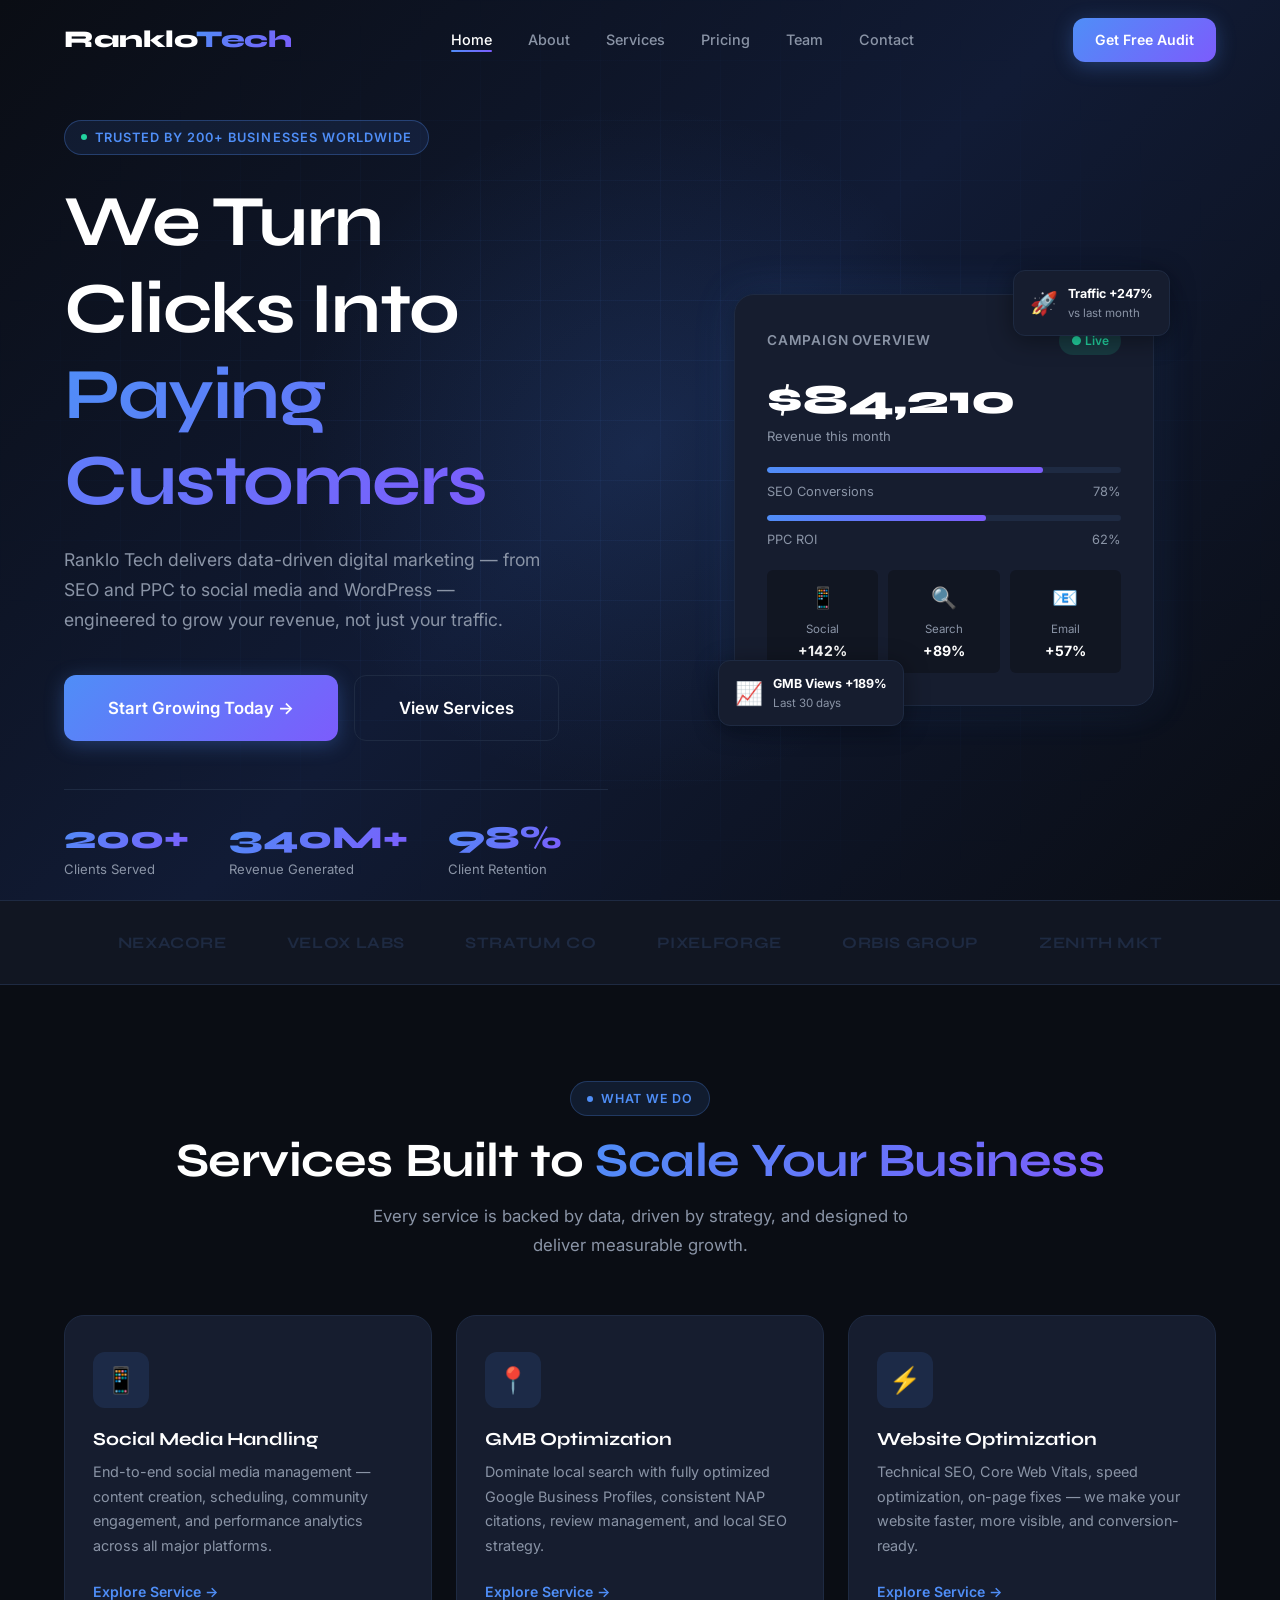
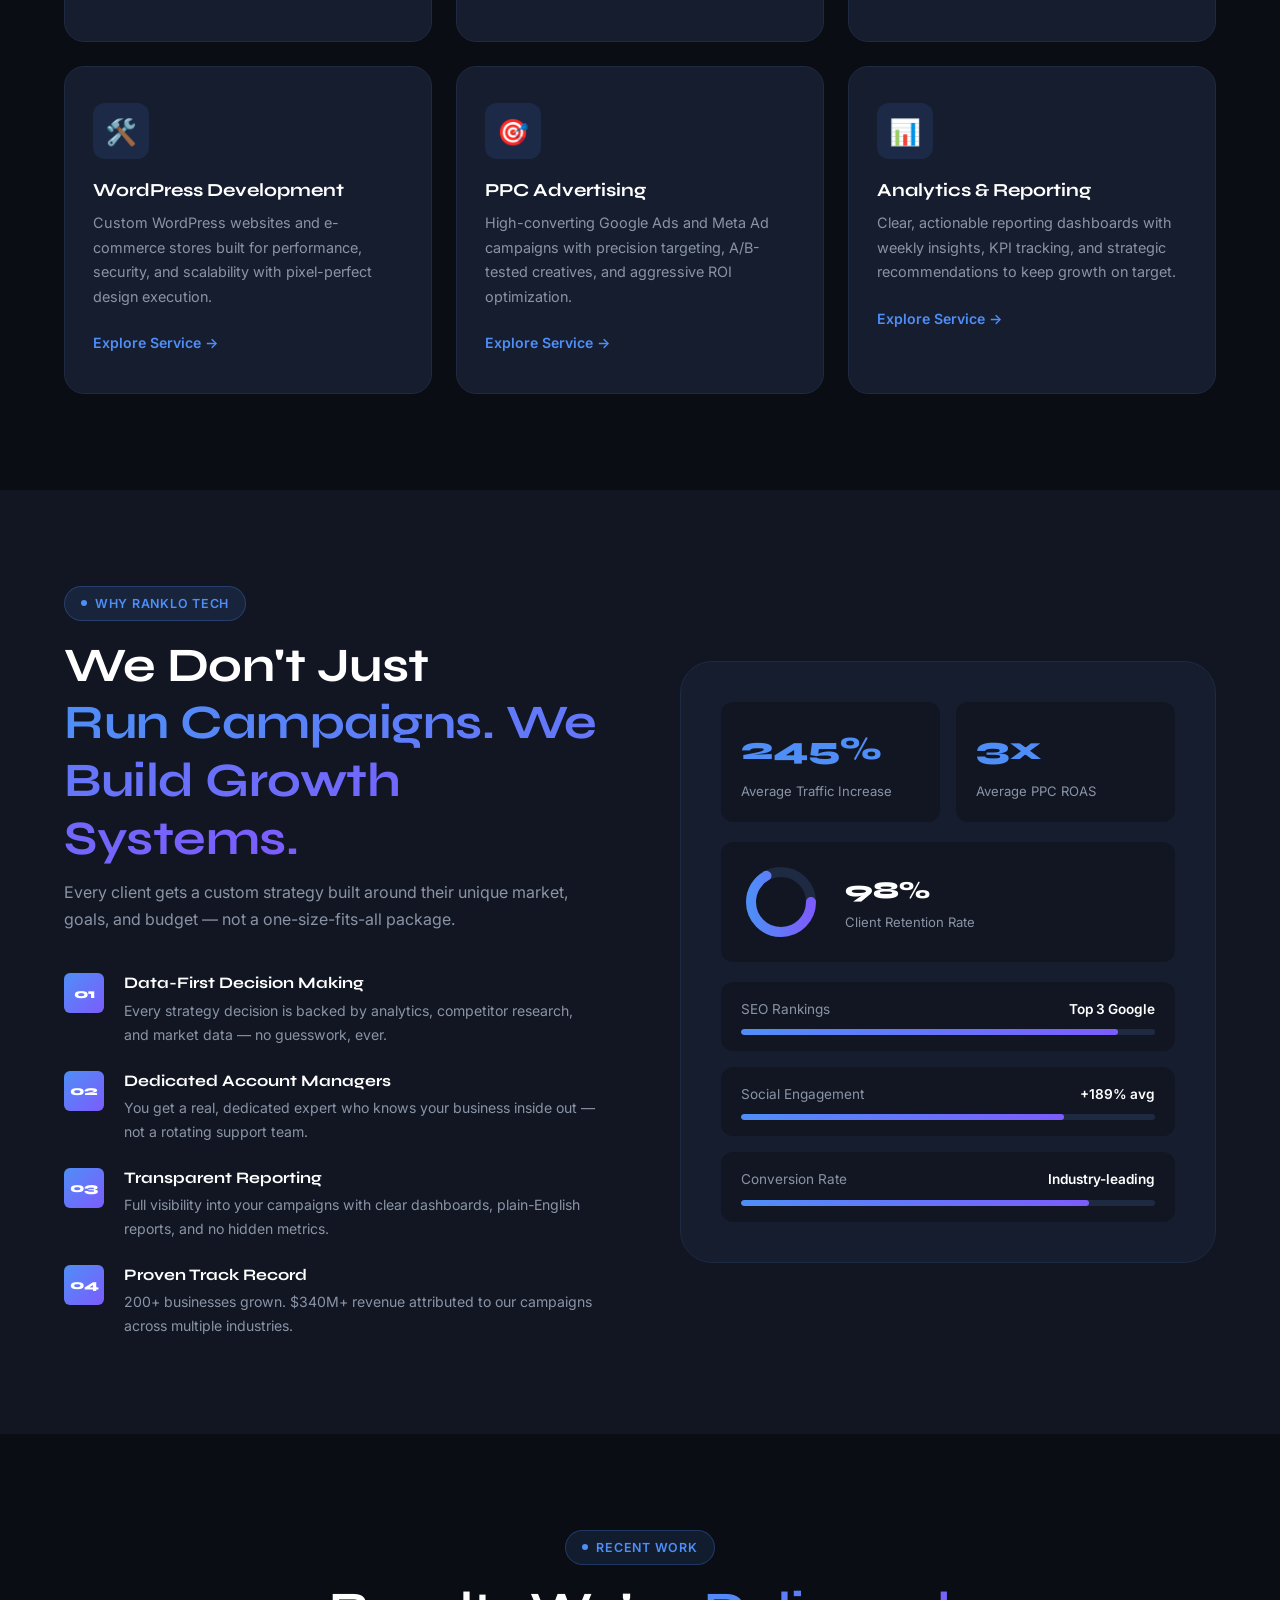
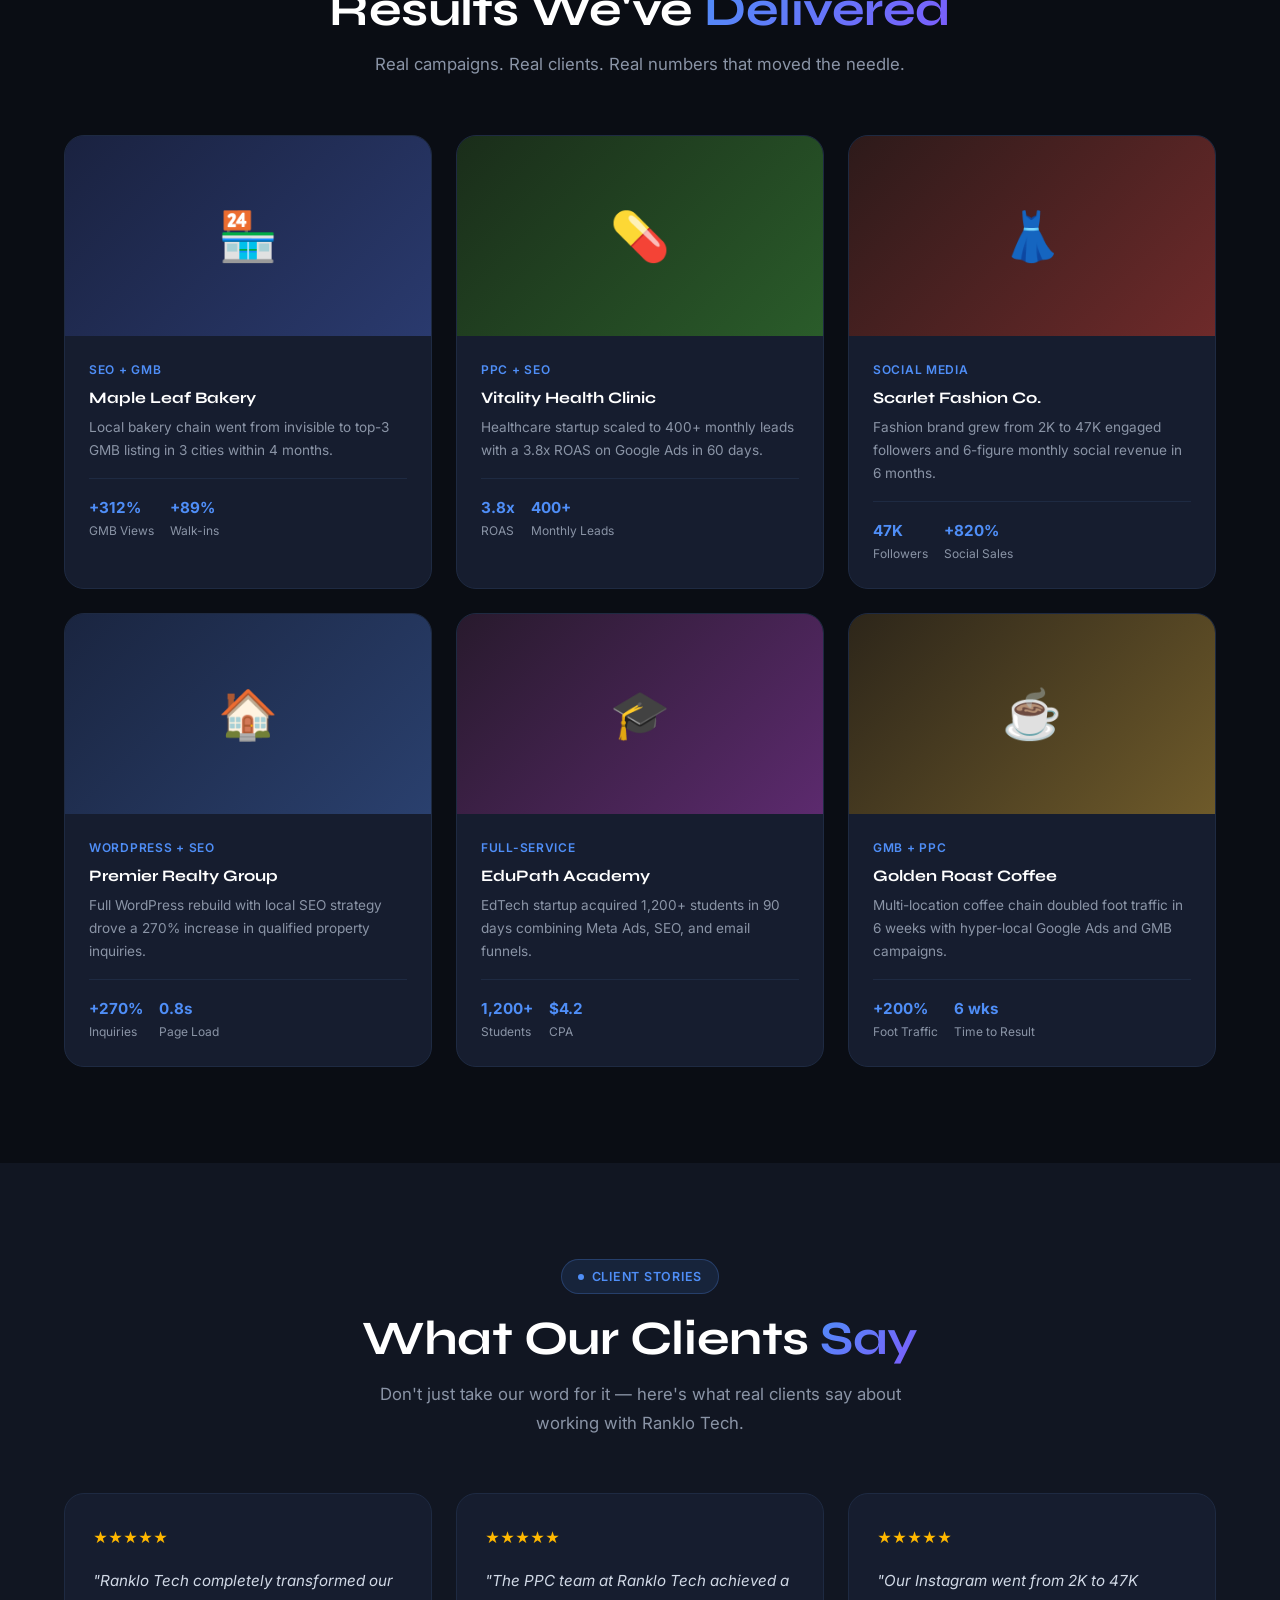
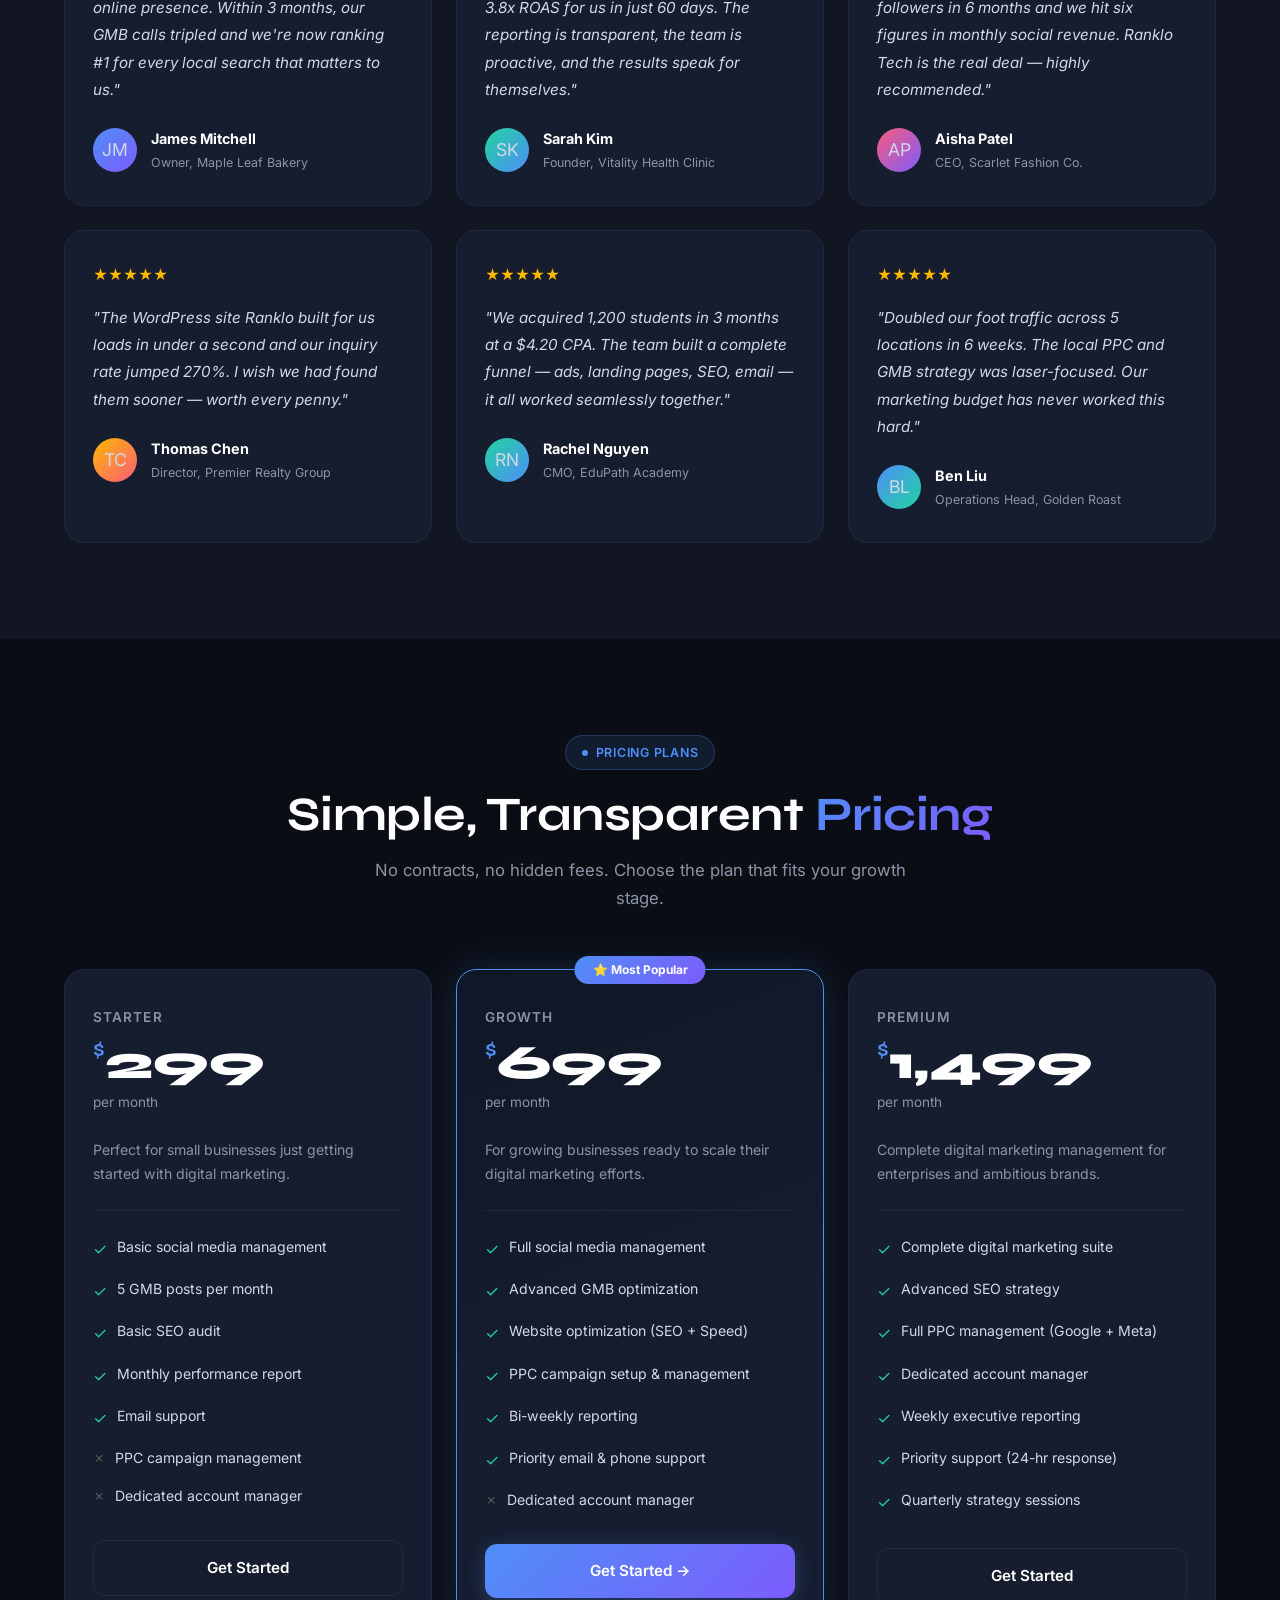
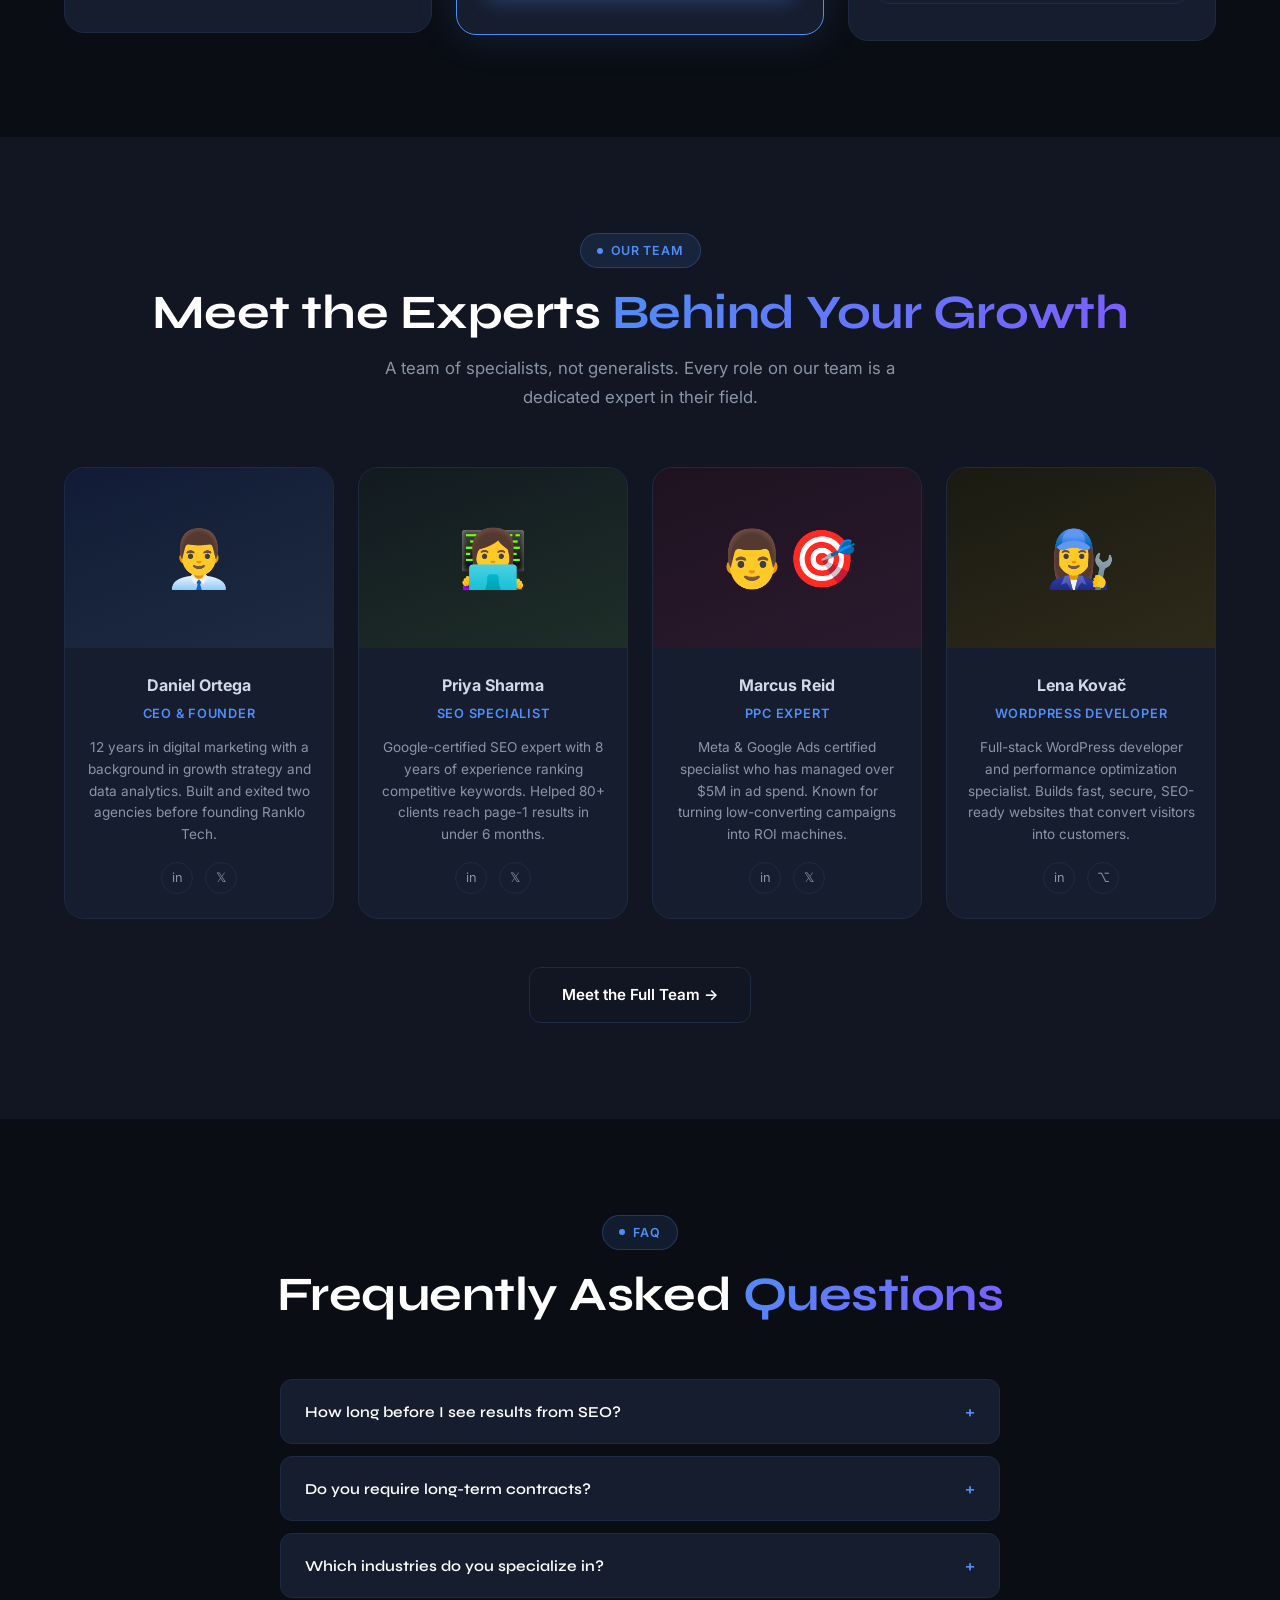
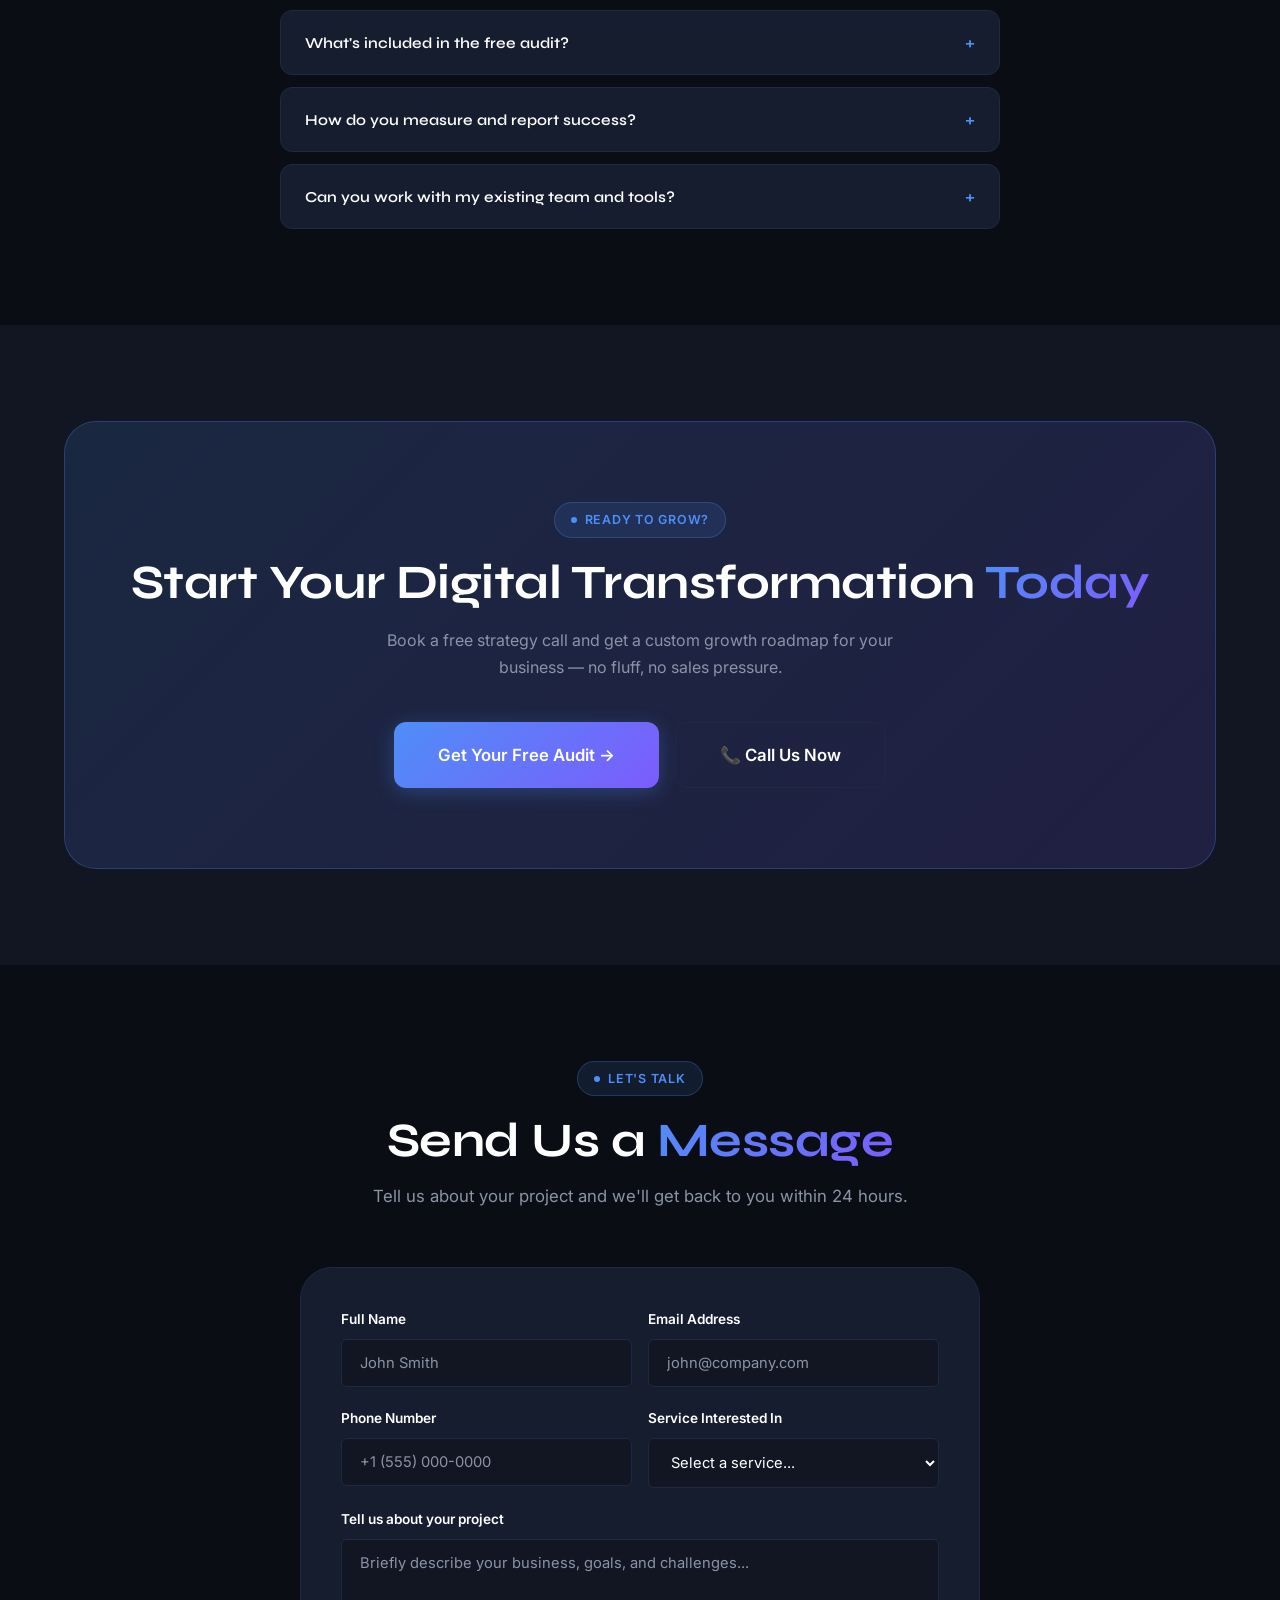
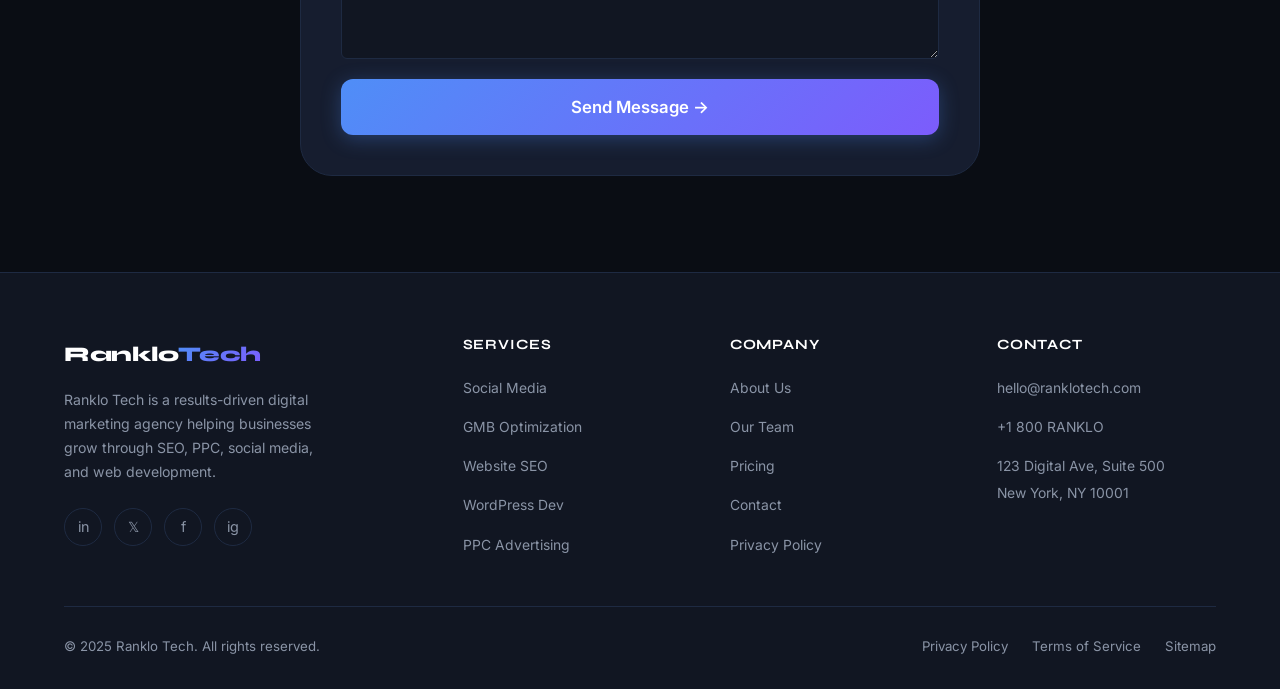
<file: index.html>
<!DOCTYPE html>
<html lang="en">
<head>
  <meta charset="UTF-8" />
  <meta name="viewport" content="width=device-width, initial-scale=1.0" />
  <meta name="description" content="Ranklo Tech – Premium Digital Marketing Agency. We grow businesses through SEO, Social Media, PPC, GMB Optimization, and WordPress Development." />
  <meta name="keywords" content="digital marketing agency, SEO, PPC, social media marketing, GMB optimization, WordPress development, Ranklo Tech" />
  <meta property="og:title"       content="Ranklo Tech | Digital Marketing Agency" />
  <meta property="og:description" content="Data-driven digital marketing that grows your business. SEO, PPC, Social Media, GMB & more." />
  <meta property="og:type"        content="website" />
  <title>Ranklo Tech | Digital Marketing Agency</title>

  <!-- Fonts -->
  <link rel="preconnect" href="https://fonts.googleapis.com" />
  <link rel="preconnect" href="https://fonts.gstatic.com" crossorigin />
  <link href="https://fonts.googleapis.com/css2?family=Syne:wght@400;600;700;800&family=Inter:wght@400;500;600;700&display=swap" rel="stylesheet" />

  <link rel="stylesheet" href="style.css" />

  <!-- Schema Markup -->
  <script type="application/ld+json">
  {
    "@context": "https://schema.org",
    "@type": "ProfessionalService",
    "name": "Ranklo Tech",
    "description": "Digital Marketing Agency specializing in SEO, PPC, Social Media, GMB Optimization and WordPress Development",
    "url": "https://ranklotech.com",
    "telephone": "+1-800-RANKLO",
    "address": {
      "@type": "PostalAddress",
      "streetAddress": "123 Digital Avenue, Suite 500",
      "addressLocality": "New York",
      "addressRegion": "NY",
      "postalCode": "10001",
      "addressCountry": "US"
    },
    "sameAs": ["https://twitter.com/ranklotech","https://linkedin.com/company/ranklotech"],
    "priceRange": "$$"
  }
  </script>
</head>
<body>

<!-- ===== NAVBAR ===== -->
<nav class="navbar" role="navigation" aria-label="Main Navigation">
  <div class="container nav-inner">
    <a href="index.html" class="nav-logo">Ranklo<span>Tech</span></a>

    <ul class="nav-links">
      <li><a href="index.html" class="active">Home</a></li>
      <li><a href="about.html">About</a></li>
      <li><a href="services.html">Services</a></li>
      <li><a href="pricing.html">Pricing</a></li>
      <li><a href="team.html">Team</a></li>
      <li><a href="contact.html">Contact</a></li>
    </ul>

    <div class="nav-cta">
      <a href="contact.html" class="btn btn-primary btn-sm">Get Free Audit</a>
    </div>

    <button class="hamburger" aria-label="Open mobile menu">
      <span></span><span></span><span></span>
    </button>
  </div>
</nav>

<!-- Mobile Menu -->
<div class="mobile-menu" role="dialog" aria-modal="true">
  <button class="mobile-close" aria-label="Close menu">✕</button>
  <a href="index.html">Home</a>
  <a href="about.html">About</a>
  <a href="services.html">Services</a>
  <a href="pricing.html">Pricing</a>
  <a href="team.html">Team</a>
  <a href="contact.html">Contact</a>
  <a href="contact.html" class="btn btn-primary">Get Free Audit</a>
</div>

<!-- ===== HERO ===== -->
<section class="hero" aria-labelledby="hero-title">
  <div class="hero-grid-bg" aria-hidden="true"></div>
  <div class="hero-glow" aria-hidden="true"></div>

  <div class="hero-inner">
    <!-- Left Content -->
    <div class="hero-content">
      <div class="hero-eyebrow">
        <span class="dot"></span>
        Trusted by 200+ Businesses Worldwide
      </div>

      <h1 class="hero-title" id="hero-title">
        We Turn Clicks Into<br />
        <span class="text-grad">Paying Customers</span>
      </h1>

      <p class="hero-sub">
        Ranklo Tech delivers data-driven digital marketing — from SEO and PPC to social media and WordPress — engineered to grow your revenue, not just your traffic.
      </p>

      <div class="hero-actions">
        <a href="contact.html" class="btn btn-primary btn-lg">Start Growing Today →</a>
        <a href="pages/services.html" class="btn btn-outline btn-lg">View Services</a>
      </div>

      <div class="hero-stats">
        <div class="stat-item">
          <div class="num"><span data-count="200" data-suffix="+">200+</span></div>
          <div class="lbl">Clients Served</div>
        </div>
        <div class="stat-item">
          <div class="num"><span data-count="340" data-suffix="M+">340M+</span></div>
          <div class="lbl">Revenue Generated</div>
        </div>
        <div class="stat-item">
          <div class="num"><span data-count="98" data-suffix="%">98%</span></div>
          <div class="lbl">Client Retention</div>
        </div>
      </div>
    </div>

    <!-- Right Visual -->
    <div class="hero-visual">
      <div class="hero-card-stack">
        <!-- Floating badges -->
        <div class="float-badge top">
          <div class="float-icon">🚀</div>
          <div class="float-text">
            <div class="l1">Traffic +247%</div>
            <div class="l2">vs last month</div>
          </div>
        </div>

        <!-- Main Dashboard Card -->
        <div class="hero-main-card">
          <div class="hmc-header">
            <div class="hmc-title">Campaign Overview</div>
            <div class="hmc-badge">● Live</div>
          </div>

          <div class="hmc-metric">
            <div class="big">$84,210</div>
            <div class="sub">Revenue this month</div>
          </div>

          <div class="hmc-bar">
            <div class="hmc-bar-fill" data-w="78" style="width:78%"></div>
          </div>
          <div class="hmc-bar-label">
            <span>SEO Conversions</span><span>78%</span>
          </div>

          <div style="margin-top:12px">
          <div class="hmc-bar">
            <div class="hmc-bar-fill" data-w="62" style="width:62%"></div>
          </div>
          <div class="hmc-bar-label">
            <span>PPC ROI</span><span>62%</span>
          </div>
          </div>

          <div class="hmc-channels">
            <div class="hmc-ch">
              <div class="icon">📱</div>
              <div class="name">Social</div>
              <div class="val">+142%</div>
            </div>
            <div class="hmc-ch">
              <div class="icon">🔍</div>
              <div class="name">Search</div>
              <div class="val">+89%</div>
            </div>
            <div class="hmc-ch">
              <div class="icon">📧</div>
              <div class="name">Email</div>
              <div class="val">+57%</div>
            </div>
          </div>
        </div>

        <div class="float-badge bot">
          <div class="float-icon">📈</div>
          <div class="float-text">
            <div class="l1">GMB Views +189%</div>
            <div class="l2">Last 30 days</div>
          </div>
        </div>
      </div>
    </div>
  </div>
</section>

<!-- ===== CLIENTS BAR ===== -->
<div class="clients-bar">
  <div class="clients-inner">
    <div class="client-logo">NEXACORE</div>
    <div class="client-logo">VELOX LABS</div>
    <div class="client-logo">STRATUM CO</div>
    <div class="client-logo">PIXELFORGE</div>
    <div class="client-logo">ORBIS GROUP</div>
    <div class="client-logo">ZENITH MKT</div>
  </div>
</div>

<!-- ===== SERVICES OVERVIEW ===== -->
<section class="section" id="services">
  <div class="container">
    <div class="section-head center">
      <div class="section-tag">What We Do</div>
      <h2 class="section-title">Services Built to <span class="text-grad">Scale Your Business</span></h2>
      <p class="section-sub">Every service is backed by data, driven by strategy, and designed to deliver measurable growth.</p>
    </div>

    <div class="services-grid">
      <div class="service-card fade-up">
        <div class="service-icon">📱</div>
        <h3>Social Media Handling</h3>
        <p>End-to-end social media management — content creation, scheduling, community engagement, and performance analytics across all major platforms.</p>
        <a href="pages/services.html#social" class="service-link">Explore Service →</a>
      </div>

      <div class="service-card fade-up delay-1">
        <div class="service-icon">📍</div>
        <h3>GMB Optimization</h3>
        <p>Dominate local search with fully optimized Google Business Profiles, consistent NAP citations, review management, and local SEO strategy.</p>
        <a href="pages/services.html#gmb" class="service-link">Explore Service →</a>
      </div>

      <div class="service-card fade-up delay-2">
        <div class="service-icon">⚡</div>
        <h3>Website Optimization</h3>
        <p>Technical SEO, Core Web Vitals, speed optimization, on-page fixes — we make your website faster, more visible, and conversion-ready.</p>
        <a href="pages/services.html#seo" class="service-link">Explore Service →</a>
      </div>

      <div class="service-card fade-up delay-3">
        <div class="service-icon">🛠️</div>
        <h3>WordPress Development</h3>
        <p>Custom WordPress websites and e-commerce stores built for performance, security, and scalability with pixel-perfect design execution.</p>
        <a href="pages/services.html#wordpress" class="service-link">Explore Service →</a>
      </div>

      <div class="service-card fade-up delay-4">
        <div class="service-icon">🎯</div>
        <h3>PPC Advertising</h3>
        <p>High-converting Google Ads and Meta Ad campaigns with precision targeting, A/B-tested creatives, and aggressive ROI optimization.</p>
        <a href="pages/services.html#ppc" class="service-link">Explore Service →</a>
      </div>

      <div class="service-card fade-up delay-5">
        <div class="service-icon">📊</div>
        <h3>Analytics & Reporting</h3>
        <p>Clear, actionable reporting dashboards with weekly insights, KPI tracking, and strategic recommendations to keep growth on target.</p>
        <a href="pages/services.html" class="service-link">Explore Service →</a>
      </div>
    </div>
  </div>
</section>

<!-- ===== WHY CHOOSE US ===== -->
<section class="section" style="background:var(--clr-surface)" id="why-us">
  <div class="container">
    <div class="why-grid">
      <div>
        <div class="section-tag">Why Ranklo Tech</div>
        <h2 class="section-title">We Don't Just<br /><span class="text-grad">Run Campaigns. We Build Growth Systems.</span></h2>
        <p style="color:var(--clr-muted);margin-bottom:40px">Every client gets a custom strategy built around their unique market, goals, and budget — not a one-size-fits-all package.</p>

        <div class="why-list">
          <div class="why-item fade-up">
            <div class="why-num">01</div>
            <div>
              <h4>Data-First Decision Making</h4>
              <p>Every strategy decision is backed by analytics, competitor research, and market data — no guesswork, ever.</p>
            </div>
          </div>
          <div class="why-item fade-up delay-1">
            <div class="why-num">02</div>
            <div>
              <h4>Dedicated Account Managers</h4>
              <p>You get a real, dedicated expert who knows your business inside out — not a rotating support team.</p>
            </div>
          </div>
          <div class="why-item fade-up delay-2">
            <div class="why-num">03</div>
            <div>
              <h4>Transparent Reporting</h4>
              <p>Full visibility into your campaigns with clear dashboards, plain-English reports, and no hidden metrics.</p>
            </div>
          </div>
          <div class="why-item fade-up delay-3">
            <div class="why-num">04</div>
            <div>
              <h4>Proven Track Record</h4>
              <p>200+ businesses grown. $340M+ revenue attributed to our campaigns across multiple industries.</p>
            </div>
          </div>
        </div>
      </div>

      <!-- Visual Stats Panel -->
      <div class="why-visual fade-up">
        <div class="why-stat-row">
          <div class="why-stat-box">
            <div class="big accent" data-count="247" data-suffix="%">247%</div>
            <div class="lbl">Average Traffic Increase</div>
          </div>
          <div class="why-stat-box">
            <div class="big accent" data-count="4" data-suffix="x">4x</div>
            <div class="lbl">Average PPC ROAS</div>
          </div>
        </div>
        <div class="why-donut">
          <svg class="donut-svg" viewBox="0 0 80 80" aria-hidden="true">
            <circle cx="40" cy="40" r="30" fill="none" stroke="var(--clr-border)" stroke-width="10"/>
            <circle cx="40" cy="40" r="30" fill="none" stroke="url(#g1)" stroke-width="10"
                    stroke-dasharray="173 188" stroke-dashoffset="47" stroke-linecap="round"/>
            <defs>
              <linearGradient id="g1" x1="0%" y1="0%" x2="100%" y2="0%">
                <stop offset="0%"   stop-color="#4F8EF7"/>
                <stop offset="100%" stop-color="#7C5CFC"/>
              </linearGradient>
            </defs>
          </svg>
          <div class="donut-info">
            <div class="big">98%</div>
            <div class="lbl">Client Retention Rate</div>
          </div>
        </div>

        <div class="success-bar">
          <div class="success-item">
            <div class="success-top"><span class="key">SEO Rankings</span><span class="val">Top 3 Google</span></div>
            <div class="s-bar"><div class="s-bar-fill" style="width:91%"></div></div>
          </div>
          <div class="success-item">
            <div class="success-top"><span class="key">Social Engagement</span><span class="val">+189% avg</span></div>
            <div class="s-bar"><div class="s-bar-fill" style="width:78%"></div></div>
          </div>
          <div class="success-item">
            <div class="success-top"><span class="key">Conversion Rate</span><span class="val">Industry-leading</span></div>
            <div class="s-bar"><div class="s-bar-fill" style="width:84%"></div></div>
          </div>
        </div>
      </div>
    </div>
  </div>
</section>

<!-- ===== PORTFOLIO ===== -->
<section class="section" id="portfolio">
  <div class="container">
    <div class="section-head center">
      <div class="section-tag">Recent Work</div>
      <h2 class="section-title">Results We've <span class="text-grad">Delivered</span></h2>
      <p class="section-sub">Real campaigns. Real clients. Real numbers that moved the needle.</p>
    </div>

    <div class="portfolio-grid">
      <div class="portfolio-card fade-up">
        <div class="portfolio-thumb g1">🏪</div>
        <div class="portfolio-body">
          <div class="portfolio-tag">SEO + GMB</div>
          <h3>Maple Leaf Bakery</h3>
          <p>Local bakery chain went from invisible to top-3 GMB listing in 3 cities within 4 months.</p>
          <div class="portfolio-metrics">
            <div class="pm-item"><div class="val">+312%</div><div class="key">GMB Views</div></div>
            <div class="pm-item"><div class="val">+89%</div><div class="key">Walk-ins</div></div>
          </div>
        </div>
      </div>

      <div class="portfolio-card fade-up delay-1">
        <div class="portfolio-thumb g2">💊</div>
        <div class="portfolio-body">
          <div class="portfolio-tag">PPC + SEO</div>
          <h3>Vitality Health Clinic</h3>
          <p>Healthcare startup scaled to 400+ monthly leads with a 3.8x ROAS on Google Ads in 60 days.</p>
          <div class="portfolio-metrics">
            <div class="pm-item"><div class="val">3.8x</div><div class="key">ROAS</div></div>
            <div class="pm-item"><div class="val">400+</div><div class="key">Monthly Leads</div></div>
          </div>
        </div>
      </div>

      <div class="portfolio-card fade-up delay-2">
        <div class="portfolio-thumb g3">👗</div>
        <div class="portfolio-body">
          <div class="portfolio-tag">Social Media</div>
          <h3>Scarlet Fashion Co.</h3>
          <p>Fashion brand grew from 2K to 47K engaged followers and 6-figure monthly social revenue in 6 months.</p>
          <div class="portfolio-metrics">
            <div class="pm-item"><div class="val">47K</div><div class="key">Followers</div></div>
            <div class="pm-item"><div class="val">+820%</div><div class="key">Social Sales</div></div>
          </div>
        </div>
      </div>

      <div class="portfolio-card fade-up delay-3">
        <div class="portfolio-thumb g4">🏠</div>
        <div class="portfolio-body">
          <div class="portfolio-tag">WordPress + SEO</div>
          <h3>Premier Realty Group</h3>
          <p>Full WordPress rebuild with local SEO strategy drove a 270% increase in qualified property inquiries.</p>
          <div class="portfolio-metrics">
            <div class="pm-item"><div class="val">+270%</div><div class="key">Inquiries</div></div>
            <div class="pm-item"><div class="val">0.8s</div><div class="key">Page Load</div></div>
          </div>
        </div>
      </div>

      <div class="portfolio-card fade-up delay-4">
        <div class="portfolio-thumb g5">🎓</div>
        <div class="portfolio-body">
          <div class="portfolio-tag">Full-Service</div>
          <h3>EduPath Academy</h3>
          <p>EdTech startup acquired 1,200+ students in 90 days combining Meta Ads, SEO, and email funnels.</p>
          <div class="portfolio-metrics">
            <div class="pm-item"><div class="val">1,200+</div><div class="key">Students</div></div>
            <div class="pm-item"><div class="val">$4.2</div><div class="key">CPA</div></div>
          </div>
        </div>
      </div>

      <div class="portfolio-card fade-up delay-5">
        <div class="portfolio-thumb g6">☕</div>
        <div class="portfolio-body">
          <div class="portfolio-tag">GMB + PPC</div>
          <h3>Golden Roast Coffee</h3>
          <p>Multi-location coffee chain doubled foot traffic in 6 weeks with hyper-local Google Ads and GMB campaigns.</p>
          <div class="portfolio-metrics">
            <div class="pm-item"><div class="val">+200%</div><div class="key">Foot Traffic</div></div>
            <div class="pm-item"><div class="val">6 wks</div><div class="key">Time to Result</div></div>
          </div>
        </div>
      </div>
    </div>
  </div>
</section>

<!-- ===== TESTIMONIALS ===== -->
<section class="section" style="background:var(--clr-surface)">
  <div class="container">
    <div class="section-head center">
      <div class="section-tag">Client Stories</div>
      <h2 class="section-title">What Our Clients <span class="text-grad">Say</span></h2>
      <p class="section-sub">Don't just take our word for it — here's what real clients say about working with Ranklo Tech.</p>
    </div>

    <div class="testimonials-grid">
      <div class="testi-card fade-up">
        <div class="stars">★★★★★</div>
        <blockquote>"Ranklo Tech completely transformed our online presence. Within 3 months, our GMB calls tripled and we're now ranking #1 for every local search that matters to us."</blockquote>
        <div class="testi-footer">
          <div class="testi-avatar av1">JM</div>
          <div><div class="testi-name">James Mitchell</div><div class="testi-role">Owner, Maple Leaf Bakery</div></div>
        </div>
      </div>

      <div class="testi-card fade-up delay-1">
        <div class="stars">★★★★★</div>
        <blockquote>"The PPC team at Ranklo Tech achieved a 3.8x ROAS for us in just 60 days. The reporting is transparent, the team is proactive, and the results speak for themselves."</blockquote>
        <div class="testi-footer">
          <div class="testi-avatar av2">SK</div>
          <div><div class="testi-name">Sarah Kim</div><div class="testi-role">Founder, Vitality Health Clinic</div></div>
        </div>
      </div>

      <div class="testi-card fade-up delay-2">
        <div class="stars">★★★★★</div>
        <blockquote>"Our Instagram went from 2K to 47K followers in 6 months and we hit six figures in monthly social revenue. Ranklo Tech is the real deal — highly recommended."</blockquote>
        <div class="testi-footer">
          <div class="testi-avatar av3">AP</div>
          <div><div class="testi-name">Aisha Patel</div><div class="testi-role">CEO, Scarlet Fashion Co.</div></div>
        </div>
      </div>

      <div class="testi-card fade-up delay-3">
        <div class="stars">★★★★★</div>
        <blockquote>"The WordPress site Ranklo built for us loads in under a second and our inquiry rate jumped 270%. I wish we had found them sooner — worth every penny."</blockquote>
        <div class="testi-footer">
          <div class="testi-avatar av4">TC</div>
          <div><div class="testi-name">Thomas Chen</div><div class="testi-role">Director, Premier Realty Group</div></div>
        </div>
      </div>

      <div class="testi-card fade-up delay-4">
        <div class="stars">★★★★★</div>
        <blockquote>"We acquired 1,200 students in 3 months at a $4.20 CPA. The team built a complete funnel — ads, landing pages, SEO, email — it all worked seamlessly together."</blockquote>
        <div class="testi-footer">
          <div class="testi-avatar av5">RN</div>
          <div><div class="testi-name">Rachel Nguyen</div><div class="testi-role">CMO, EduPath Academy</div></div>
        </div>
      </div>

      <div class="testi-card fade-up delay-5">
        <div class="stars">★★★★★</div>
        <blockquote>"Doubled our foot traffic across 5 locations in 6 weeks. The local PPC and GMB strategy was laser-focused. Our marketing budget has never worked this hard."</blockquote>
        <div class="testi-footer">
          <div class="testi-avatar av6">BL</div>
          <div><div class="testi-name">Ben Liu</div><div class="testi-role">Operations Head, Golden Roast</div></div>
        </div>
      </div>
    </div>
  </div>
</section>

<!-- ===== PRICING ===== -->
<section class="section" id="pricing">
  <div class="container">
    <div class="section-head center">
      <div class="section-tag">Pricing Plans</div>
      <h2 class="section-title">Simple, Transparent <span class="text-grad">Pricing</span></h2>
      <p class="section-sub">No contracts, no hidden fees. Choose the plan that fits your growth stage.</p>
    </div>

    <div class="pricing-grid">
      <!-- Starter -->
      <div class="pricing-card fade-up">
        <div class="plan-name">Starter</div>
        <div class="plan-price"><sup>$</sup>299</div>
        <div class="plan-period">per month</div>
        <p style="font-size:0.88rem;color:var(--clr-muted)">Perfect for small businesses just getting started with digital marketing.</p>
        <div class="plan-divider"></div>
        <ul class="plan-features">
          <li><span class="chk">✓</span> Basic social media management</li>
          <li><span class="chk">✓</span> 5 GMB posts per month</li>
          <li><span class="chk">✓</span> Basic SEO audit</li>
          <li><span class="chk">✓</span> Monthly performance report</li>
          <li><span class="chk">✓</span> Email support</li>
          <li><span class="x">✗</span> PPC campaign management</li>
          <li><span class="x">✗</span> Dedicated account manager</li>
        </ul>
        <a href="contact.html" class="btn btn-outline">Get Started</a>
      </div>

      <!-- Growth (Popular) -->
      <div class="pricing-card popular fade-up delay-1">
        <div class="popular-badge">⭐ Most Popular</div>
        <div class="plan-name">Growth</div>
        <div class="plan-price"><sup>$</sup>699</div>
        <div class="plan-period">per month</div>
        <p style="font-size:0.88rem;color:var(--clr-muted)">For growing businesses ready to scale their digital marketing efforts.</p>
        <div class="plan-divider"></div>
        <ul class="plan-features">
          <li><span class="chk">✓</span> Full social media management</li>
          <li><span class="chk">✓</span> Advanced GMB optimization</li>
          <li><span class="chk">✓</span> Website optimization (SEO + Speed)</li>
          <li><span class="chk">✓</span> PPC campaign setup &amp; management</li>
          <li><span class="chk">✓</span> Bi-weekly reporting</li>
          <li><span class="chk">✓</span> Priority email &amp; phone support</li>
          <li><span class="x">✗</span> Dedicated account manager</li>
        </ul>
        <a href="contact.html" class="btn btn-primary">Get Started →</a>
      </div>

      <!-- Premium -->
      <div class="pricing-card fade-up delay-2">
        <div class="plan-name">Premium</div>
        <div class="plan-price"><sup>$</sup>1,499</div>
        <div class="plan-period">per month</div>
        <p style="font-size:0.88rem;color:var(--clr-muted)">Complete digital marketing management for enterprises and ambitious brands.</p>
        <div class="plan-divider"></div>
        <ul class="plan-features">
          <li><span class="chk">✓</span> Complete digital marketing suite</li>
          <li><span class="chk">✓</span> Advanced SEO strategy</li>
          <li><span class="chk">✓</span> Full PPC management (Google + Meta)</li>
          <li><span class="chk">✓</span> Dedicated account manager</li>
          <li><span class="chk">✓</span> Weekly executive reporting</li>
          <li><span class="chk">✓</span> Priority support (24-hr response)</li>
          <li><span class="chk">✓</span> Quarterly strategy sessions</li>
        </ul>
        <a href="contact.html" class="btn btn-outline">Get Started</a>
      </div>
    </div>
  </div>
</section>

<!-- ===== TEAM PREVIEW ===== -->
<section class="section" style="background:var(--clr-surface)">
  <div class="container">
    <div class="section-head center">
      <div class="section-tag">Our Team</div>
      <h2 class="section-title">Meet the Experts <span class="text-grad">Behind Your Growth</span></h2>
      <p class="section-sub">A team of specialists, not generalists. Every role on our team is a dedicated expert in their field.</p>
    </div>

    <div class="team-grid">
      <div class="team-card fade-up">
        <div class="team-photo tp1">👨‍💼</div>
        <div class="team-body">
          <div class="team-name">Daniel Ortega</div>
          <div class="team-role">CEO &amp; Founder</div>
          <div class="team-bio">12 years in digital marketing with a background in growth strategy and data analytics. Built and exited two agencies before founding Ranklo Tech.</div>
          <div class="team-socials">
            <a href="#" aria-label="LinkedIn">in</a>
            <a href="#" aria-label="Twitter">𝕏</a>
          </div>
        </div>
      </div>

      <div class="team-card fade-up delay-1">
        <div class="team-photo tp2">👩‍💻</div>
        <div class="team-body">
          <div class="team-name">Priya Sharma</div>
          <div class="team-role">SEO Specialist</div>
          <div class="team-bio">Google-certified SEO expert with 8 years of experience ranking competitive keywords. Helped 80+ clients reach page-1 results in under 6 months.</div>
          <div class="team-socials">
            <a href="#" aria-label="LinkedIn">in</a>
            <a href="#" aria-label="Twitter">𝕏</a>
          </div>
        </div>
      </div>

      <div class="team-card fade-up delay-2">
        <div class="team-photo tp3">👨‍🎯</div>
        <div class="team-body">
          <div class="team-name">Marcus Reid</div>
          <div class="team-role">PPC Expert</div>
          <div class="team-bio">Meta &amp; Google Ads certified specialist who has managed over $5M in ad spend. Known for turning low-converting campaigns into ROI machines.</div>
          <div class="team-socials">
            <a href="#" aria-label="LinkedIn">in</a>
            <a href="#" aria-label="Twitter">𝕏</a>
          </div>
        </div>
      </div>

      <div class="team-card fade-up delay-3">
        <div class="team-photo tp4">👩‍🔧</div>
        <div class="team-body">
          <div class="team-name">Lena Kovač</div>
          <div class="team-role">WordPress Developer</div>
          <div class="team-bio">Full-stack WordPress developer and performance optimization specialist. Builds fast, secure, SEO-ready websites that convert visitors into customers.</div>
          <div class="team-socials">
            <a href="#" aria-label="LinkedIn">in</a>
            <a href="#" aria-label="GitHub">⌥</a>
          </div>
        </div>
      </div>
    </div>

    <div class="text-center" style="margin-top:48px">
      <a href="pages/team.html" class="btn btn-outline">Meet the Full Team →</a>
    </div>
  </div>
</section>

<!-- ===== FAQ ===== -->
<section class="section" id="faq">
  <div class="container">
    <div class="section-head center">
      <div class="section-tag">FAQ</div>
      <h2 class="section-title">Frequently Asked <span class="text-grad">Questions</span></h2>
    </div>

    <div class="faq-wrap">
      <div class="faq-item">
        <button class="faq-q">How long before I see results from SEO? <span class="faq-icon">+</span></button>
        <div class="faq-a"><div class="faq-a-inner">SEO is a long-term investment. Most clients see initial movement in rankings within 60–90 days, with significant traffic increases typically visible at the 4–6 month mark. Local SEO and GMB optimization often show faster results, sometimes within 30 days.</div></div>
      </div>

      <div class="faq-item">
        <button class="faq-q">Do you require long-term contracts? <span class="faq-icon">+</span></button>
        <div class="faq-a"><div class="faq-a-inner">No long-term contracts are required. All our plans run month-to-month, and you're free to cancel anytime with 30 days' notice. That said, digital marketing compounds over time, so clients who stick with us longer see dramatically better results.</div></div>
      </div>

      <div class="faq-item">
        <button class="faq-q">Which industries do you specialize in? <span class="faq-icon">+</span></button>
        <div class="faq-a"><div class="faq-a-inner">We've driven results across retail, healthcare, legal, real estate, e-commerce, hospitality, education, and professional services. Our strategies are adapted to your specific industry's competitive landscape and customer behavior.</div></div>
      </div>

      <div class="faq-item">
        <button class="faq-q">What's included in the free audit? <span class="faq-icon">+</span></button>
        <div class="faq-a"><div class="faq-a-inner">Our free audit covers a full SEO health check (technical issues, on-page factors, backlink profile), GMB profile review, competitor analysis, social media presence assessment, and a custom growth roadmap with prioritized recommendations. No strings attached.</div></div>
      </div>

      <div class="faq-item">
        <button class="faq-q">How do you measure and report success? <span class="faq-icon">+</span></button>
        <div class="faq-a"><div class="faq-a-inner">We track KPIs tailored to your goals — from organic traffic and keyword rankings to lead volume, cost-per-acquisition, ROAS, and revenue attribution. You'll receive clear reports (weekly or monthly depending on your plan) plus a live dashboard access for real-time visibility.</div></div>
      </div>

      <div class="faq-item">
        <button class="faq-q">Can you work with my existing team and tools? <span class="faq-icon">+</span></button>
        <div class="faq-a"><div class="faq-a-inner">Absolutely. We integrate seamlessly with your existing CRM, analytics platforms, ad accounts, and internal team. Whether you have in-house marketers or an entirely outsourced setup, we adapt to your workflow and fill the gaps where we're needed most.</div></div>
      </div>
    </div>
  </div>
</section>

<!-- ===== CONTACT / CTA ===== -->
<section class="section" style="background:var(--clr-surface)">
  <div class="container">
    <div class="cta-banner fade-up">
      <div class="section-tag" style="display:inline-flex">Ready to Grow?</div>
      <h2>Start Your Digital Transformation <span class="text-grad">Today</span></h2>
      <p>Book a free strategy call and get a custom growth roadmap for your business — no fluff, no sales pressure.</p>
      <div class="cta-actions">
        <a href="contact.html" class="btn btn-primary btn-lg">Get Your Free Audit →</a>
        <a href="tel:+18007265560"  class="btn btn-outline btn-lg">📞 Call Us Now</a>
      </div>
    </div>
  </div>
</section>

<!-- ===== CONTACT SECTION ===== -->
<section class="section" id="contact">
  <div class="container">
    <div class="section-head center">
      <div class="section-tag">Let's Talk</div>
      <h2 class="section-title">Send Us a <span class="text-grad">Message</span></h2>
      <p class="section-sub">Tell us about your project and we'll get back to you within 24 hours.</p>
    </div>

    <div style="max-width:680px;margin-inline:auto">
      <form class="contact-form" id="contactForm" novalidate>
        <div class="form-row">
          <div class="form-group">
            <label for="name">Full Name</label>
            <input type="text" id="name" name="name" placeholder="John Smith" required />
          </div>
          <div class="form-group">
            <label for="email">Email Address</label>
            <input type="email" id="email" name="email" placeholder="john@company.com" required />
          </div>
        </div>
        <div class="form-row">
          <div class="form-group">
            <label for="phone">Phone Number</label>
            <input type="tel" id="phone" name="phone" placeholder="+1 (555) 000-0000" />
          </div>
          <div class="form-group">
            <label for="service">Service Interested In</label>
            <select id="service" name="service">
              <option value="">Select a service...</option>
              <option>Social Media Management</option>
              <option>GMB Optimization</option>
              <option>Website Optimization / SEO</option>
              <option>WordPress Development</option>
              <option>PPC Advertising</option>
              <option>Full-Service Package</option>
            </select>
          </div>
        </div>
        <div class="form-group">
          <label for="message">Tell us about your project</label>
          <textarea id="message" name="message" placeholder="Briefly describe your business, goals, and challenges..." required></textarea>
        </div>
        <button type="submit" class="btn btn-primary btn-lg" style="width:100%;justify-content:center">Send Message →</button>
      </form>
    </div>
  </div>
</section>

<!-- ===== FOOTER ===== -->
<footer class="footer" role="contentinfo">
  <div class="container">
    <div class="footer-grid">
      <div class="footer-brand">
        <a href="index.html" class="nav-logo">Ranklo<span>Tech</span></a>
        <p>Ranklo Tech is a results-driven digital marketing agency helping businesses grow through SEO, PPC, social media, and web development.</p>
        <div class="footer-socials">
          <a href="#" aria-label="LinkedIn">in</a>
          <a href="#" aria-label="Twitter">𝕏</a>
          <a href="#" aria-label="Facebook">f</a>
          <a href="#" aria-label="Instagram">ig</a>
        </div>
      </div>

      <div class="footer-col">
        <h4>Services</h4>
        <ul>
          <li><a href="pages/services.html#social">Social Media</a></li>
          <li><a href="pages/services.html#gmb">GMB Optimization</a></li>
          <li><a href="pages/services.html#seo">Website SEO</a></li>
          <li><a href="pages/services.html#wordpress">WordPress Dev</a></li>
          <li><a href="pages/services.html#ppc">PPC Advertising</a></li>
        </ul>
      </div>

      <div class="footer-col">
        <h4>Company</h4>
        <ul>
          <li><a href="about.html">About Us</a></li>
          <li><a href="team.html">Our Team</a></li>
          <li><a href="pricing.html">Pricing</a></li>
          <li><a href="contact.html">Contact</a></li>
          <li><a href="privacy.html">Privacy Policy</a></li>
        </ul>
      </div>

      <div class="footer-col">
        <h4>Contact</h4>
        <ul>
          <li><a href="mailto:hello@ranklotech.com">hello@ranklotech.com</a></li>
          <li><a href="tel:+18007265560">+1 800 RANKLO</a></li>
          <li><a href="#">123 Digital Ave, Suite 500<br />New York, NY 10001</a></li>
        </ul>
      </div>
    </div>

    <div class="footer-bottom">
      <p>© 2025 Ranklo Tech. All rights reserved.</p>
      <div class="footer-bottom-links">
        <a href="pages/privacy.html">Privacy Policy</a>
        <a href="#">Terms of Service</a>
        <a href="#">Sitemap</a>
      </div>
    </div>
  </div>
</footer>

<!-- Toast Notification -->
<div class="toast" id="toast" role="alert" aria-live="polite">
  <div class="toast-icon">✅</div>
  <div class="toast-text">
    <div class="t1">Message Sent!</div>
    <div class="t2">We'll get back to you within 24 hours.</div>
  </div>
</div>

<script src="script.js"></script>
</body>
</html>
</file>
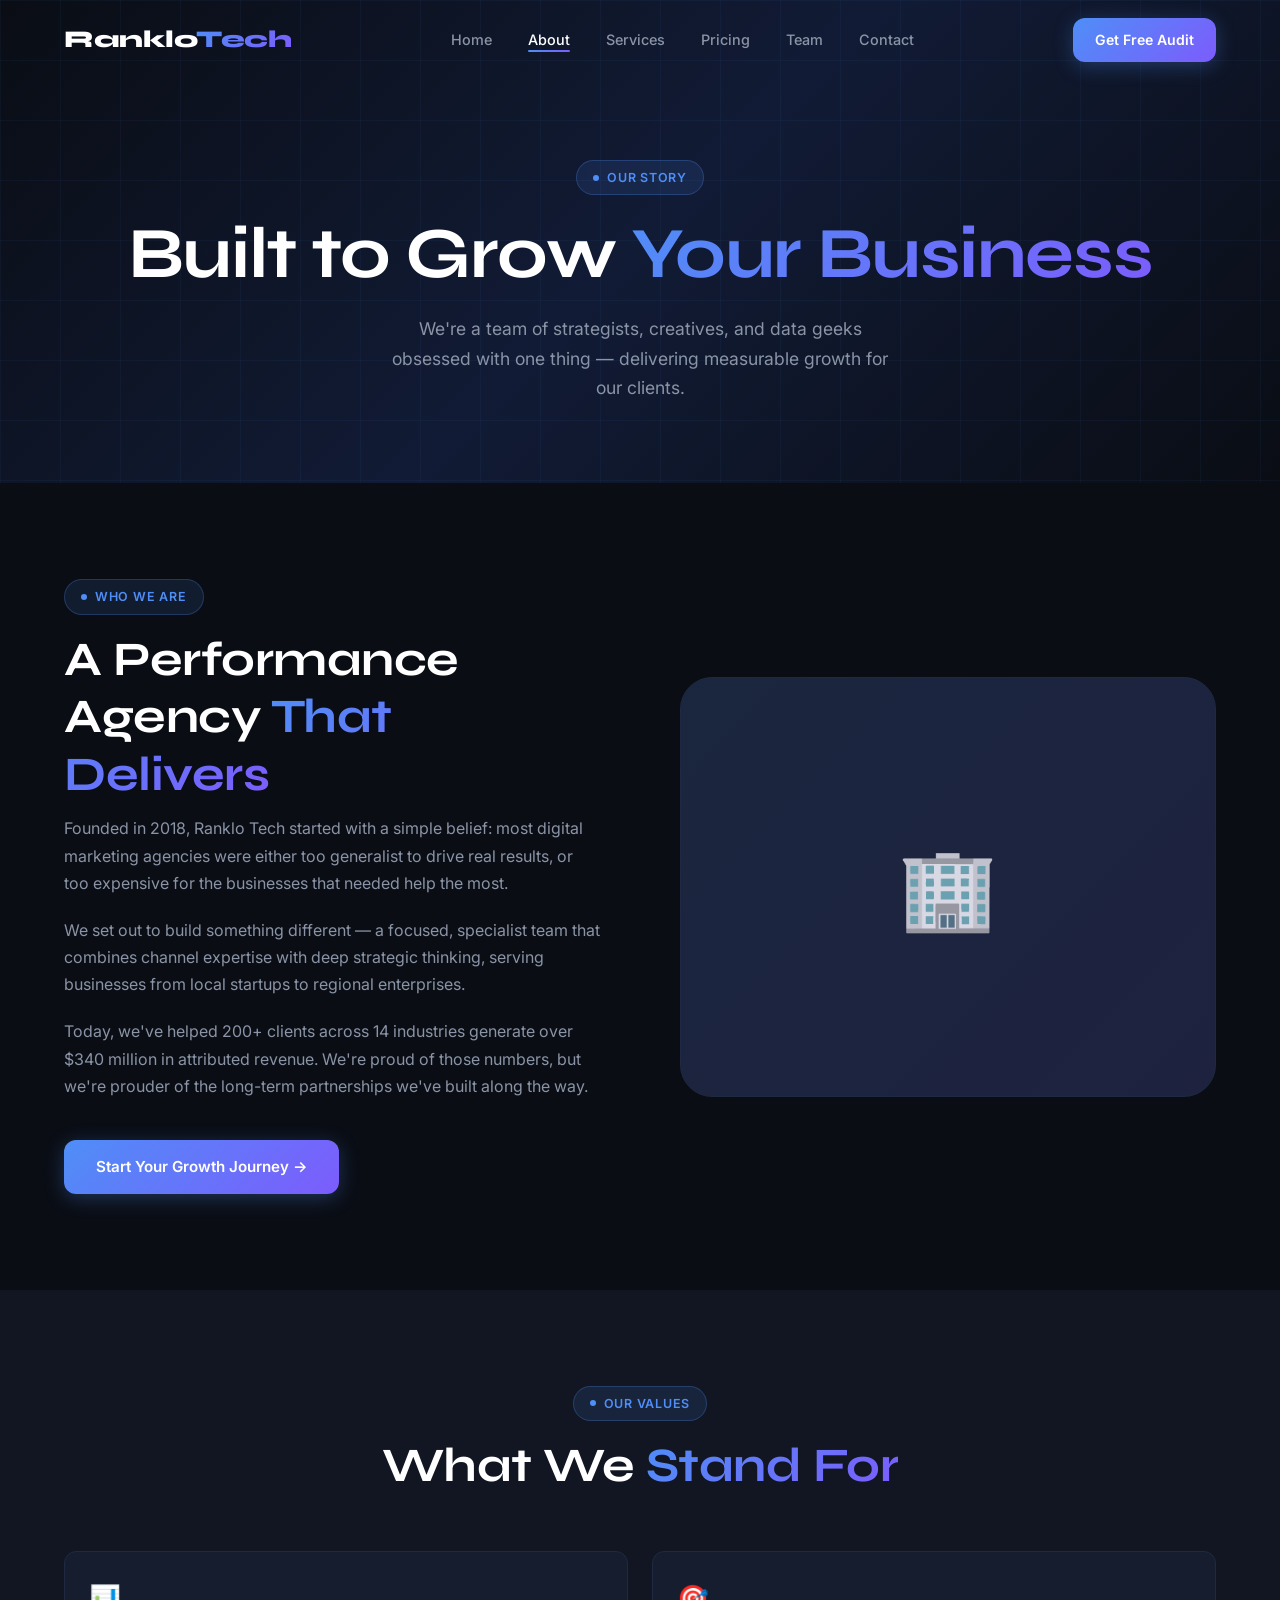
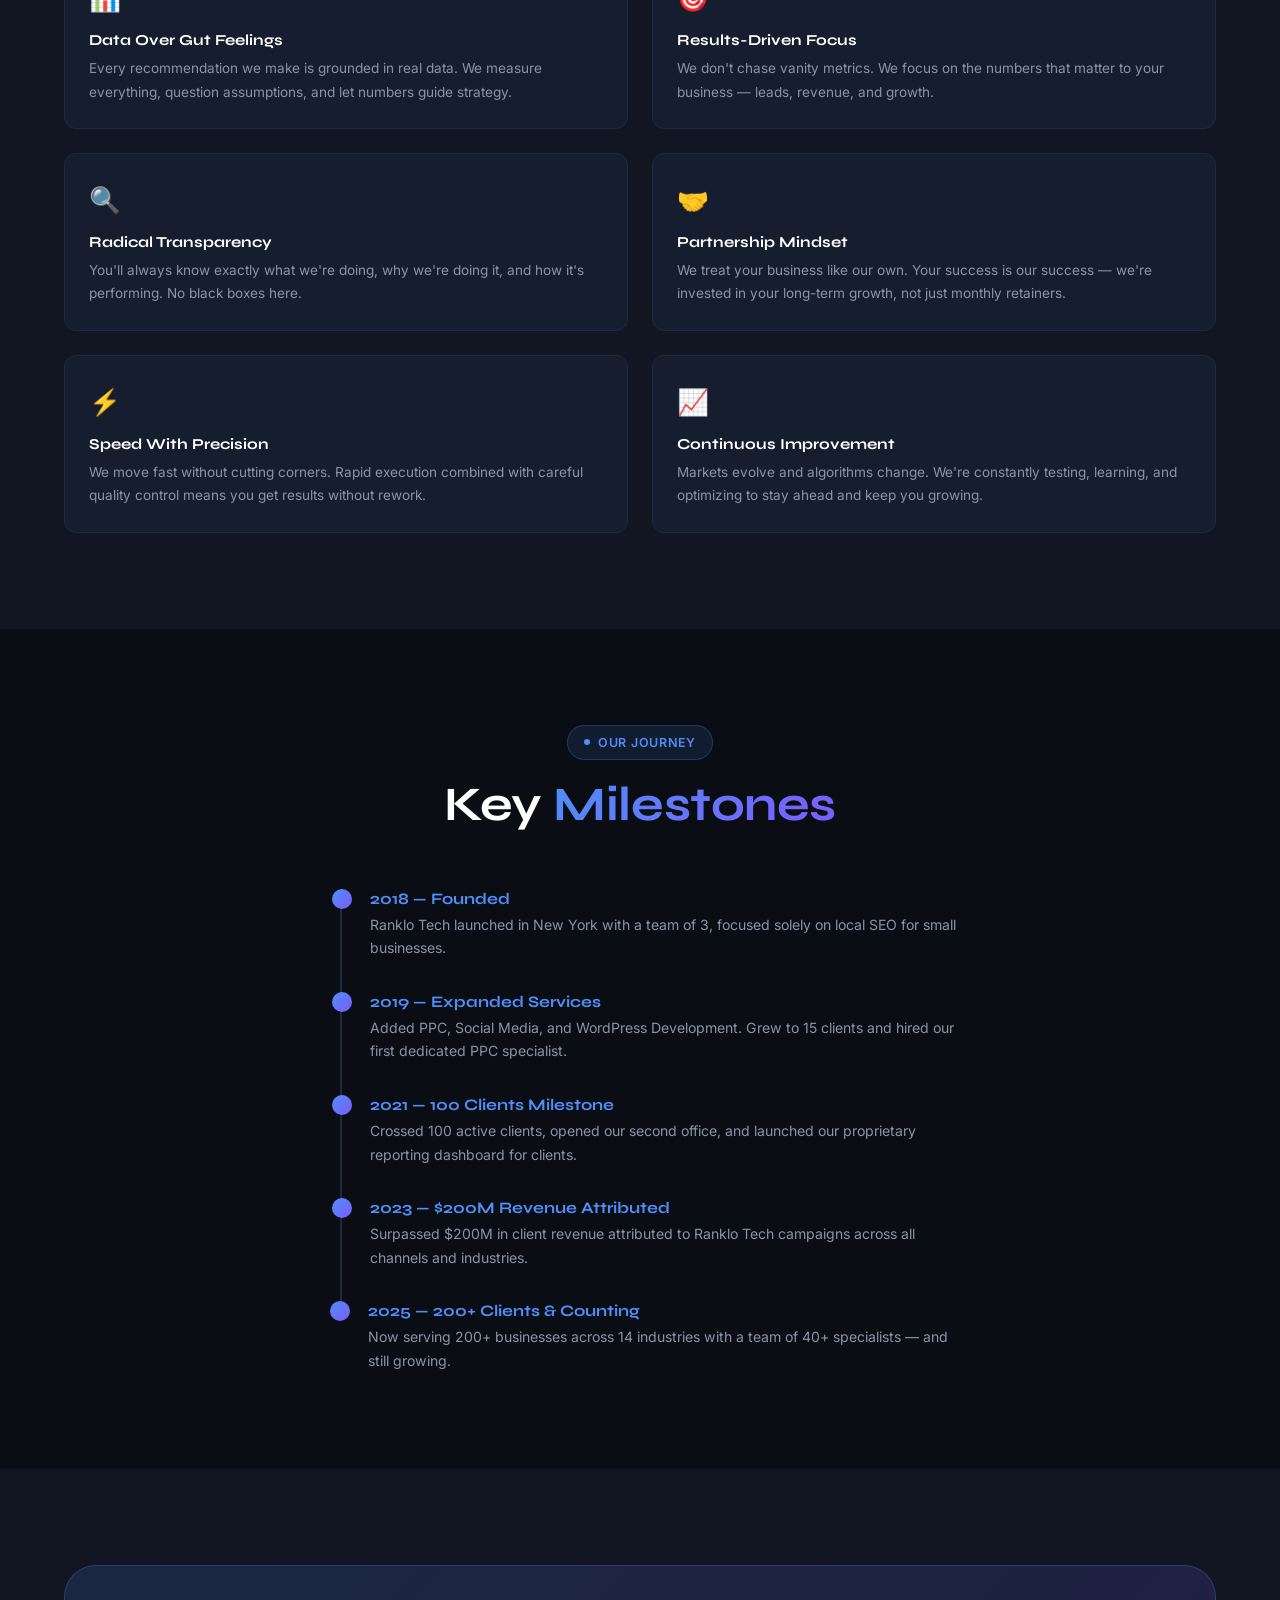
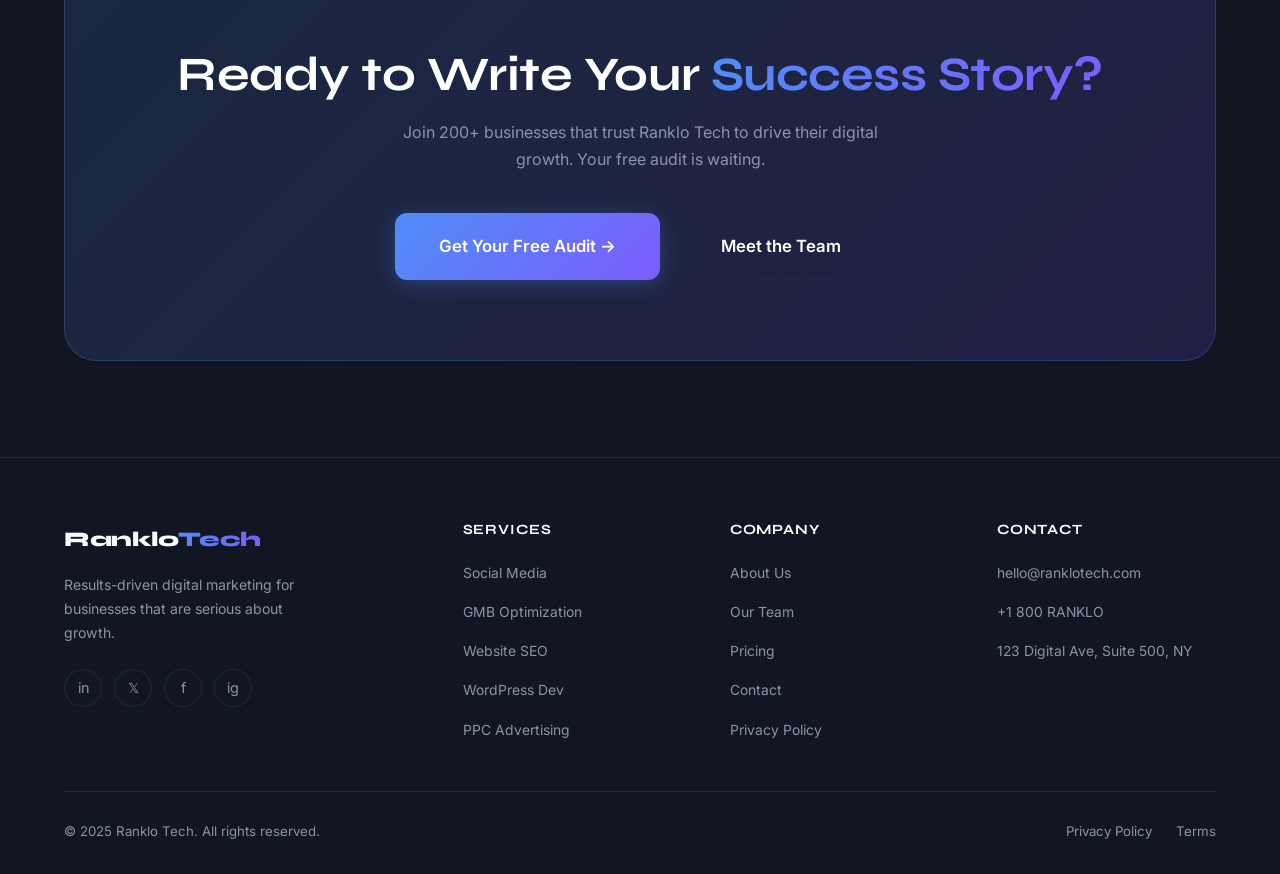
<file: about.html>
<!DOCTYPE html>
<html lang="en">
<head>
  <meta charset="UTF-8" />
  <meta name="viewport" content="width=device-width, initial-scale=1.0" />
  <meta name="description" content="Learn about Ranklo Tech — our story, mission, values, and the team behind your digital growth." />
  <title>About Us | Ranklo Tech</title>
  <link rel="preconnect" href="https://fonts.googleapis.com" />
  <link rel="preconnect" href="https://fonts.gstatic.com" crossorigin />
  <link href="https://fonts.googleapis.com/css2?family=Syne:wght@400;600;700;800&family=Inter:wght@400;500;600;700&display=swap" rel="stylesheet" />
  <link rel="stylesheet" href="style.css" />
</head>
<body>

<!-- NAVBAR -->
<nav class="navbar" role="navigation">
  <div class="container nav-inner">
    <a href="../index.html" class="nav-logo">Ranklo<span>Tech</span></a>
    <ul class="nav-links">
      <li><a href="../index.html">Home</a></li>
      <li><a href="about.html" class="active">About</a></li>
      <li><a href="services.html">Services</a></li>
      <li><a href="pricing.html">Pricing</a></li>
      <li><a href="team.html">Team</a></li>
      <li><a href="contact.html">Contact</a></li>
    </ul>
    <div class="nav-cta"><a href="contact.html" class="btn btn-primary btn-sm">Get Free Audit</a></div>
    <button class="hamburger" aria-label="Open mobile menu"><span></span><span></span><span></span></button>
  </div>
</nav>
<div class="mobile-menu" role="dialog">
  <button class="mobile-close">✕</button>
  <a href="../index.html">Home</a><a href="about.html">About</a><a href="services.html">Services</a>
  <a href="pricing.html">Pricing</a><a href="team.html">Team</a><a href="contact.html">Contact</a>
  <a href="contact.html" class="btn btn-primary">Get Free Audit</a>
</div>

<!-- PAGE HERO -->
<section class="page-hero">
  <div class="container">
    <div class="section-tag" style="display:inline-flex">Our Story</div>
    <h1>Built to Grow <span class="text-grad">Your Business</span></h1>
    <p>We're a team of strategists, creatives, and data geeks obsessed with one thing — delivering measurable growth for our clients.</p>
  </div>
</section>

<!-- ABOUT INTRO -->
<section class="section">
  <div class="container">
    <div class="about-intro-grid">
      <div>
        <div class="section-tag">Who We Are</div>
        <h2 class="section-title">A Performance Agency <span class="text-grad">That Delivers</span></h2>
        <p style="color:var(--clr-muted);margin-bottom:20px">Founded in 2018, Ranklo Tech started with a simple belief: most digital marketing agencies were either too generalist to drive real results, or too expensive for the businesses that needed help the most.</p>
        <p style="color:var(--clr-muted);margin-bottom:20px">We set out to build something different — a focused, specialist team that combines channel expertise with deep strategic thinking, serving businesses from local startups to regional enterprises.</p>
        <p style="color:var(--clr-muted);margin-bottom:40px">Today, we've helped 200+ clients across 14 industries generate over $340 million in attributed revenue. We're proud of those numbers, but we're prouder of the long-term partnerships we've built along the way.</p>
        <a href="contact.html" class="btn btn-primary">Start Your Growth Journey →</a>
      </div>

      <div class="about-img-block fade-up">
        🏢
      </div>
    </div>
  </div>
</section>

<!-- VALUES -->
<section class="section" style="background:var(--clr-surface)">
  <div class="container">
    <div class="section-head center">
      <div class="section-tag">Our Values</div>
      <h2 class="section-title">What We <span class="text-grad">Stand For</span></h2>
    </div>

    <div class="about-values">
      <div class="value-card fade-up">
        <div class="value-icon">📊</div>
        <h4>Data Over Gut Feelings</h4>
        <p>Every recommendation we make is grounded in real data. We measure everything, question assumptions, and let numbers guide strategy.</p>
      </div>
      <div class="value-card fade-up delay-1">
        <div class="value-icon">🎯</div>
        <h4>Results-Driven Focus</h4>
        <p>We don't chase vanity metrics. We focus on the numbers that matter to your business — leads, revenue, and growth.</p>
      </div>
      <div class="value-card fade-up delay-2">
        <div class="value-icon">🔍</div>
        <h4>Radical Transparency</h4>
        <p>You'll always know exactly what we're doing, why we're doing it, and how it's performing. No black boxes here.</p>
      </div>
      <div class="value-card fade-up delay-3">
        <div class="value-icon">🤝</div>
        <h4>Partnership Mindset</h4>
        <p>We treat your business like our own. Your success is our success — we're invested in your long-term growth, not just monthly retainers.</p>
      </div>
      <div class="value-card fade-up delay-4">
        <div class="value-icon">⚡</div>
        <h4>Speed With Precision</h4>
        <p>We move fast without cutting corners. Rapid execution combined with careful quality control means you get results without rework.</p>
      </div>
      <div class="value-card fade-up delay-5">
        <div class="value-icon">📈</div>
        <h4>Continuous Improvement</h4>
        <p>Markets evolve and algorithms change. We're constantly testing, learning, and optimizing to stay ahead and keep you growing.</p>
      </div>
    </div>
  </div>
</section>

<!-- MILESTONES -->
<section class="section">
  <div class="container">
    <div class="section-head center">
      <div class="section-tag">Our Journey</div>
      <h2 class="section-title">Key <span class="text-grad">Milestones</span></h2>
    </div>

    <div style="max-width:640px;margin-inline:auto;display:flex;flex-direction:column;gap:0">
      <div class="why-item fade-up" style="padding-bottom:32px;border-left:2px solid var(--clr-border);padding-left:28px;margin-left:20px;position:relative">
        <div style="position:absolute;left:-10px;top:0;width:20px;height:20px;border-radius:50%;background:var(--clr-grad)"></div>
        <div><h4 style="color:var(--clr-accent);margin-bottom:4px">2018 — Founded</h4><p>Ranklo Tech launched in New York with a team of 3, focused solely on local SEO for small businesses.</p></div>
      </div>
      <div class="why-item fade-up delay-1" style="padding-bottom:32px;border-left:2px solid var(--clr-border);padding-left:28px;margin-left:20px;position:relative">
        <div style="position:absolute;left:-10px;top:0;width:20px;height:20px;border-radius:50%;background:var(--clr-grad)"></div>
        <div><h4 style="color:var(--clr-accent);margin-bottom:4px">2019 — Expanded Services</h4><p>Added PPC, Social Media, and WordPress Development. Grew to 15 clients and hired our first dedicated PPC specialist.</p></div>
      </div>
      <div class="why-item fade-up delay-2" style="padding-bottom:32px;border-left:2px solid var(--clr-border);padding-left:28px;margin-left:20px;position:relative">
        <div style="position:absolute;left:-10px;top:0;width:20px;height:20px;border-radius:50%;background:var(--clr-grad)"></div>
        <div><h4 style="color:var(--clr-accent);margin-bottom:4px">2021 — 100 Clients Milestone</h4><p>Crossed 100 active clients, opened our second office, and launched our proprietary reporting dashboard for clients.</p></div>
      </div>
      <div class="why-item fade-up delay-3" style="padding-bottom:32px;border-left:2px solid var(--clr-border);padding-left:28px;margin-left:20px;position:relative">
        <div style="position:absolute;left:-10px;top:0;width:20px;height:20px;border-radius:50%;background:var(--clr-grad)"></div>
        <div><h4 style="color:var(--clr-accent);margin-bottom:4px">2023 — $200M Revenue Attributed</h4><p>Surpassed $200M in client revenue attributed to Ranklo Tech campaigns across all channels and industries.</p></div>
      </div>
      <div class="why-item fade-up delay-4" style="padding-left:28px;margin-left:20px;position:relative">
        <div style="position:absolute;left:-10px;top:0;width:20px;height:20px;border-radius:50%;background:var(--clr-grad)"></div>
        <div><h4 style="color:var(--clr-accent);margin-bottom:4px">2025 — 200+ Clients & Counting</h4><p>Now serving 200+ businesses across 14 industries with a team of 40+ specialists — and still growing.</p></div>
      </div>
    </div>
  </div>
</section>

<!-- CTA -->
<section class="section" style="background:var(--clr-surface)">
  <div class="container">
    <div class="cta-banner fade-up">
      <h2>Ready to Write Your <span class="text-grad">Success Story?</span></h2>
      <p>Join 200+ businesses that trust Ranklo Tech to drive their digital growth. Your free audit is waiting.</p>
      <div class="cta-actions">
        <a href="contact.html" class="btn btn-primary btn-lg">Get Your Free Audit →</a>
        <a href="team.html" class="btn btn-outline btn-lg">Meet the Team</a>
      </div>
    </div>
  </div>
</section>

<!-- FOOTER -->
<footer class="footer">
  <div class="container">
    <div class="footer-grid">
      <div class="footer-brand">
        <a href="../index.html" class="nav-logo">Ranklo<span>Tech</span></a>
        <p>Results-driven digital marketing for businesses that are serious about growth.</p>
        <div class="footer-socials">
          <a href="#" aria-label="LinkedIn">in</a><a href="#" aria-label="Twitter">𝕏</a>
          <a href="#" aria-label="Facebook">f</a><a href="#" aria-label="Instagram">ig</a>
        </div>
      </div>
      <div class="footer-col"><h4>Services</h4><ul>
        <li><a href="services.html#social">Social Media</a></li>
        <li><a href="services.html#gmb">GMB Optimization</a></li>
        <li><a href="services.html#seo">Website SEO</a></li>
        <li><a href="services.html#wordpress">WordPress Dev</a></li>
        <li><a href="services.html#ppc">PPC Advertising</a></li>
      </ul></div>
      <div class="footer-col"><h4>Company</h4><ul>
        <li><a href="about.html">About Us</a></li>
        <li><a href="team.html">Our Team</a></li>
        <li><a href="pricing.html">Pricing</a></li>
        <li><a href="contact.html">Contact</a></li>
        <li><a href="privacy.html">Privacy Policy</a></li>
      </ul></div>
      <div class="footer-col"><h4>Contact</h4><ul>
        <li><a href="mailto:hello@ranklotech.com">hello@ranklotech.com</a></li>
        <li><a href="tel:+18007265560">+1 800 RANKLO</a></li>
        <li><a href="#">123 Digital Ave, Suite 500, NY</a></li>
      </ul></div>
    </div>
    <div class="footer-bottom">
      <p>© 2025 Ranklo Tech. All rights reserved.</p>
      <div class="footer-bottom-links"><a href="privacy.html">Privacy Policy</a><a href="#">Terms</a></div>
    </div>
  </div>
</footer>

<script src="../script.js"></script>
</body>
</html>
</file>
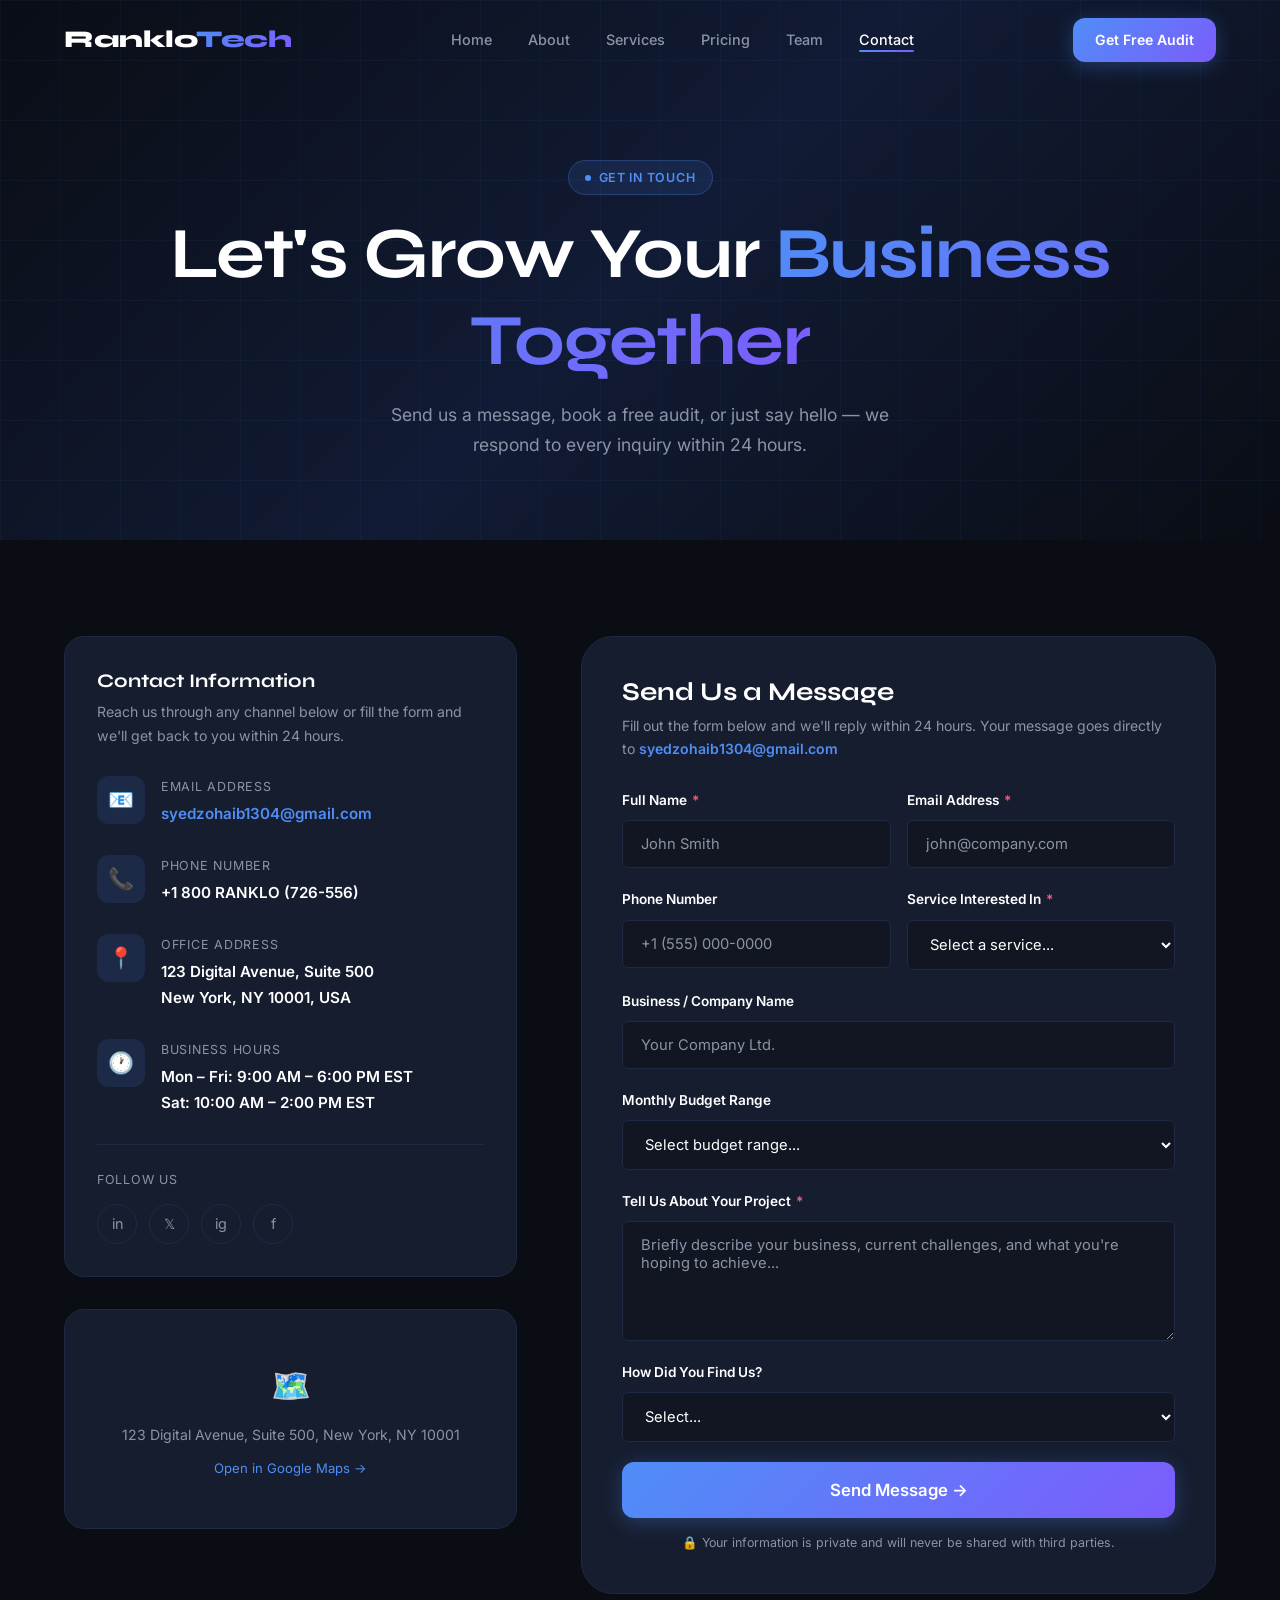
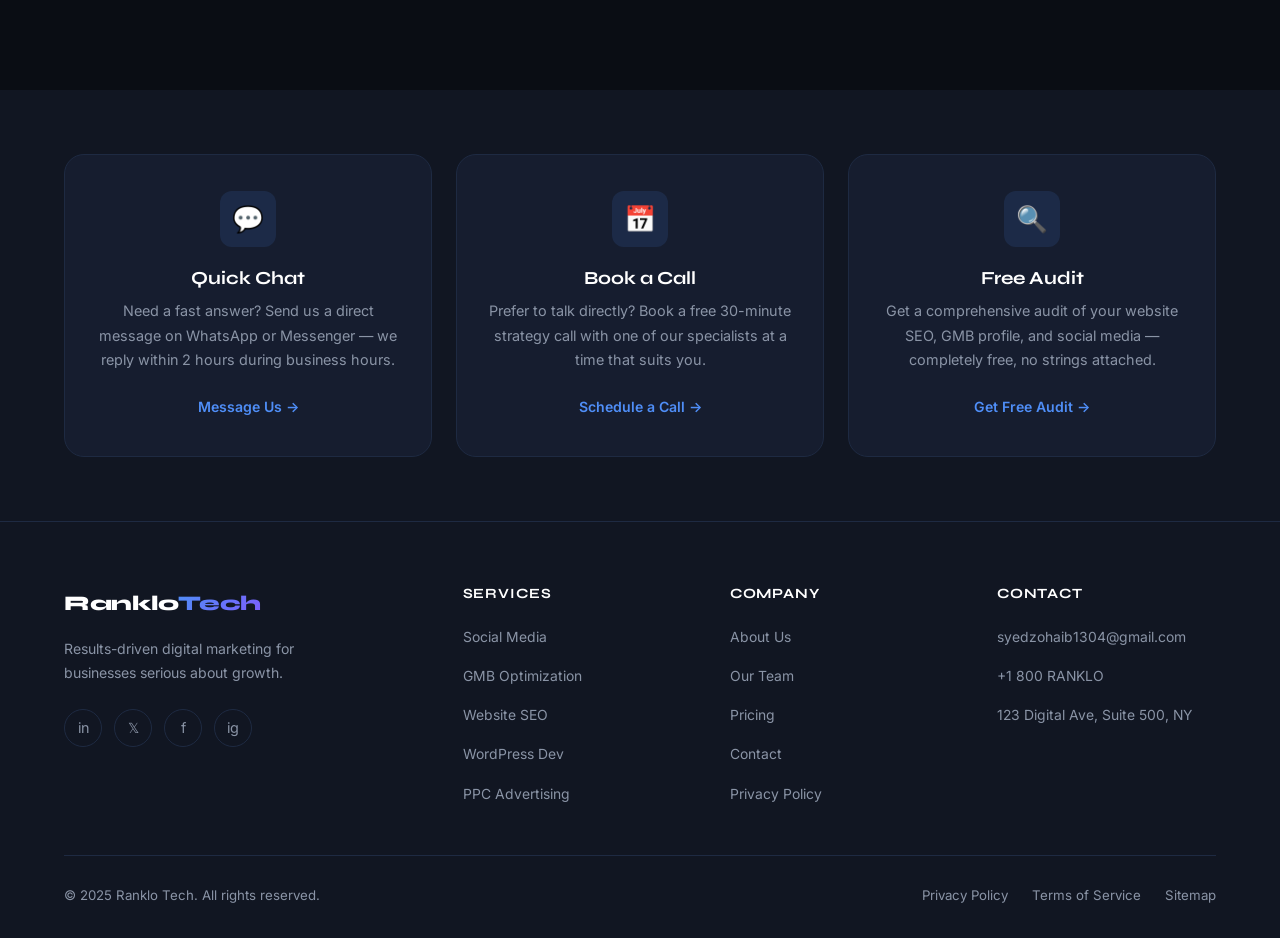
<file: contact.html>
<!DOCTYPE html>
<html lang="en">
<head>
  <meta charset="UTF-8" />
  <meta name="viewport" content="width=device-width, initial-scale=1.0" />
  <meta name="description" content="Contact Ranklo Tech — Get your free digital marketing audit or reach us directly by email, phone, or our contact form." />
  <title>Contact Us | Ranklo Tech</title>
  <link rel="preconnect" href="https://fonts.googleapis.com" />
  <link rel="preconnect" href="https://fonts.gstatic.com" crossorigin />
  <link href="https://fonts.googleapis.com/css2?family=Syne:wght@400;600;700;800&family=Inter:wght@400;500;600;700&display=swap" rel="stylesheet" />
  <link rel="stylesheet" href="style.css" />
  <style>
    /* ---- Thank You overlay ---- */
    .thankyou-overlay {
      display: none;
      position: fixed;
      inset: 0;
      background: rgba(10,13,20,0.85);
      backdrop-filter: blur(8px);
      z-index: 9999;
      align-items: center;
      justify-content: center;
    }
    .thankyou-overlay.show { display: flex; }
    .thankyou-box {
      background: var(--clr-card);
      border: 1px solid rgba(79,142,247,0.4);
      border-radius: var(--radius-xl);
      padding: 56px 48px;
      text-align: center;
      max-width: 480px;
      width: 90%;
      box-shadow: 0 0 60px rgba(79,142,247,0.2);
      animation: pop-in 0.4s cubic-bezier(0.34,1.56,0.64,1) forwards;
    }
    @keyframes pop-in {
      from { transform: scale(0.85); opacity: 0; }
      to   { transform: scale(1);    opacity: 1; }
    }
    .ty-icon  { font-size: 3.5rem; margin-bottom: 20px; }
    .ty-title { font-size: 1.8rem; font-weight: 800; margin-bottom: 12px; color: var(--clr-white); }
    .ty-text  { color: var(--clr-muted); margin-bottom: 32px; line-height: 1.7; }
    .ty-email { color: var(--clr-accent); font-weight: 600; }

    /* ---- Map Embed placeholder ---- */
    .map-wrap {
      border-radius: var(--radius-lg);
      overflow: hidden;
      border: 1px solid var(--clr-border);
      margin-top: 32px;
      height: 220px;
      background: var(--clr-card);
      display: flex;
      align-items: center;
      justify-content: center;
      flex-direction: column;
      gap: 10px;
      color: var(--clr-muted);
      font-size: 0.88rem;
    }
    .map-wrap .map-emoji { font-size: 2rem; }

    /* ---- Info card ---- */
    .info-card {
      background: var(--clr-card);
      border: 1px solid var(--clr-border);
      border-radius: var(--radius-lg);
      padding: 32px;
    }
    .info-card h3 { font-size: 1.2rem; margin-bottom: 8px; }
    .info-card p  { font-size: 0.88rem; color: var(--clr-muted); margin-bottom: 28px; }

    /* Submit button loader */
    .btn-submit { position: relative; overflow: hidden; width: 100%; justify-content: center; }
    .btn-submit.loading { pointer-events: none; opacity: 0.8; }
    .btn-submit.loading::after {
      content: '';
      position: absolute;
      width: 18px; height: 18px;
      border: 2px solid rgba(255,255,255,0.3);
      border-top-color: #fff;
      border-radius: 50%;
      animation: spin 0.7s linear infinite;
    }
    @keyframes spin { to { transform: rotate(360deg); } }

    /* Required asterisk */
    .req { color: #FC5C7C; margin-left: 2px; }

    /* Error state */
    .form-group input.error,
    .form-group select.error,
    .form-group textarea.error {
      border-color: #FC5C7C;
      box-shadow: 0 0 0 3px rgba(252,92,124,0.1);
    }
    .err-msg { font-size: 0.78rem; color: #FC5C7C; margin-top: 4px; display: none; }
    .form-group.has-error .err-msg { display: block; }
  </style>
</head>
<body>

<!-- ===== NAVBAR ===== -->
<nav class="navbar" role="navigation" aria-label="Main Navigation">
  <div class="container nav-inner">
    <a href="index.html" class="nav-logo">Ranklo<span>Tech</span></a>
    <ul class="nav-links">
      <li><a href="index.html">Home</a></li>
      <li><a href="about.html">About</a></li>
      <li><a href="services.html">Services</a></li>
      <li><a href="pricing.html">Pricing</a></li>
      <li><a href="team.html">Team</a></li>
      <li><a href="contact.html" class="active">Contact</a></li>
    </ul>
    <div class="nav-cta">
      <a href="contact.html" class="btn btn-primary btn-sm">Get Free Audit</a>
    </div>
    <button class="hamburger" aria-label="Open mobile menu">
      <span></span><span></span><span></span>
    </button>
  </div>
</nav>

<!-- Mobile Menu -->
<div class="mobile-menu" role="dialog" aria-modal="true">
  <button class="mobile-close" aria-label="Close menu">✕</button>
  <a href="index.html">Home</a>
  <a href="about.html">About</a>
  <a href="services.html">Services</a>
  <a href="pricing.html">Pricing</a>
  <a href="team.html">Team</a>
  <a href="contact.html">Contact</a>
  <a href="contact.html" class="btn btn-primary">Get Free Audit</a>
</div>

<!-- ===== PAGE HERO ===== -->
<section class="page-hero">
  <div class="container">
    <div class="section-tag" style="display:inline-flex">Get In Touch</div>
    <h1>Let's Grow Your <span class="text-grad">Business Together</span></h1>
    <p>Send us a message, book a free audit, or just say hello — we respond to every inquiry within 24 hours.</p>
  </div>
</section>

<!-- ===== MAIN CONTACT SECTION ===== -->
<section class="section">
  <div class="container">
    <div class="contact-grid">

      <!-- LEFT: Contact Info -->
      <div>
        <div class="info-card">
          <h3>Contact Information</h3>
          <p>Reach us through any channel below or fill the form and we'll get back to you within 24 hours.</p>

          <div class="contact-info">
            <div class="contact-item">
              <div class="c-icon">📧</div>
              <div>
                <div class="c-label">Email Address</div>
                <div class="c-val">
                  <a href="mailto:syedzohaib1304@gmail.com" style="color:var(--clr-accent)">
                    syedzohaib1304@gmail.com
                  </a>
                </div>
              </div>
            </div>

            <div class="contact-item">
              <div class="c-icon">📞</div>
              <div>
                <div class="c-label">Phone Number</div>
                <div class="c-val">
                  <a href="tel:+18007265560" style="color:inherit">+1 800 RANKLO (726-556)</a>
                </div>
              </div>
            </div>

            <div class="contact-item">
              <div class="c-icon">📍</div>
              <div>
                <div class="c-label">Office Address</div>
                <div class="c-val">123 Digital Avenue, Suite 500<br />New York, NY 10001, USA</div>
              </div>
            </div>

            <div class="contact-item">
              <div class="c-icon">🕐</div>
              <div>
                <div class="c-label">Business Hours</div>
                <div class="c-val">Mon – Fri: 9:00 AM – 6:00 PM EST<br />Sat: 10:00 AM – 2:00 PM EST</div>
              </div>
            </div>
          </div>

          <!-- Social Links -->
          <div style="margin-top:28px;padding-top:24px;border-top:1px solid var(--clr-border)">
            <div class="c-label" style="margin-bottom:14px">Follow Us</div>
            <div style="display:flex;gap:12px">
              <a href="#" aria-label="LinkedIn" style="
                width:40px;height:40px;border-radius:50%;border:1px solid var(--clr-border);
                display:flex;align-items:center;justify-content:center;color:var(--clr-muted);
                transition:var(--transition);font-size:0.9rem;text-decoration:none"
                onmouseover="this.style.borderColor='var(--clr-accent)';this.style.color='var(--clr-accent)'"
                onmouseout="this.style.borderColor='var(--clr-border)';this.style.color='var(--clr-muted)'">in</a>
              <a href="#" aria-label="Twitter/X" style="
                width:40px;height:40px;border-radius:50%;border:1px solid var(--clr-border);
                display:flex;align-items:center;justify-content:center;color:var(--clr-muted);
                transition:var(--transition);font-size:0.9rem;text-decoration:none"
                onmouseover="this.style.borderColor='var(--clr-accent)';this.style.color='var(--clr-accent)'"
                onmouseout="this.style.borderColor='var(--clr-border)';this.style.color='var(--clr-muted)'">𝕏</a>
              <a href="#" aria-label="Instagram" style="
                width:40px;height:40px;border-radius:50%;border:1px solid var(--clr-border);
                display:flex;align-items:center;justify-content:center;color:var(--clr-muted);
                transition:var(--transition);font-size:0.9rem;text-decoration:none"
                onmouseover="this.style.borderColor='var(--clr-accent)';this.style.color='var(--clr-accent)'"
                onmouseout="this.style.borderColor='var(--clr-border)';this.style.color='var(--clr-muted)'">ig</a>
              <a href="#" aria-label="Facebook" style="
                width:40px;height:40px;border-radius:50%;border:1px solid var(--clr-border);
                display:flex;align-items:center;justify-content:center;color:var(--clr-muted);
                transition:var(--transition);font-size:0.9rem;text-decoration:none"
                onmouseover="this.style.borderColor='var(--clr-accent)';this.style.color='var(--clr-accent)'"
                onmouseout="this.style.borderColor='var(--clr-border)';this.style.color='var(--clr-muted)'">f</a>
            </div>
          </div>
        </div>

        <!-- Map Placeholder -->
        <div class="map-wrap">
          <div class="map-emoji">🗺️</div>
          <span>123 Digital Avenue, Suite 500, New York, NY 10001</span>
          <a href="https://maps.google.com/?q=123+Digital+Avenue+New+York+NY" target="_blank" rel="noopener"
             style="color:var(--clr-accent);font-size:0.82rem;text-decoration:none">
            Open in Google Maps →
          </a>
        </div>
      </div>

      <!-- RIGHT: Contact Form -->
      <div>
        <div class="contact-form" id="formWrapper">
          <h3 style="margin-bottom:6px">Send Us a Message</h3>
          <p style="color:var(--clr-muted);font-size:0.88rem;margin-bottom:28px">
            Fill out the form below and we'll reply within 24 hours.
            Your message goes directly to <span class="ty-email">syedzohaib1304@gmail.com</span>
          </p>

          <!--
            FormSubmit.co — free, no backend needed.
            First submission: FormSubmit sends a confirmation email to activate.
            After that, every submission lands in syedzohaib1304@gmail.com.
          -->
          <form
            id="contactForm"
            action="https://formsubmit.co/c83f4dd7e4ab77389db6d2180a7767b6"
            method="POST"
            novalidate
          >
            <!-- FormSubmit config fields -->
            <input type="hidden" name="_subject"  value="🚀 New Lead from Ranklo Tech Website" />
            <input type="hidden" name="_captcha"  value="false" />
            <input type="hidden" name="_template" value="table" />
            <!-- After submit, show our thank-you page (same page with ?sent=1) -->
            <input type="hidden" name="_next" value="https://zohaibali1304.github.io/ranklo-website/contact.html?sent=1" />
            <!-- Honeypot spam trap -->
            <input type="text"   name="_honey"    style="display:none" />

            <!-- Row 1: Name + Email -->
            <div class="form-row">
              <div class="form-group" id="grp-name">
                <label for="name">Full Name <span class="req">*</span></label>
                <input type="text" id="name" name="name"
                       placeholder="John Smith" autocomplete="name" />
                <span class="err-msg">Please enter your full name.</span>
              </div>
              <div class="form-group" id="grp-email">
                <label for="email">Email Address <span class="req">*</span></label>
                <input type="email" id="email" name="email"
                       placeholder="john@company.com" autocomplete="email" />
                <span class="err-msg">Please enter a valid email address.</span>
              </div>
            </div>

            <!-- Row 2: Phone + Service -->
            <div class="form-row">
              <div class="form-group" id="grp-phone">
                <label for="phone">Phone Number</label>
                <input type="tel" id="phone" name="phone"
                       placeholder="+1 (555) 000-0000" autocomplete="tel" />
              </div>
              <div class="form-group" id="grp-service">
                <label for="service">Service Interested In <span class="req">*</span></label>
                <select id="service" name="service">
                  <option value="">Select a service...</option>
                  <option value="Social Media Management">Social Media Management</option>
                  <option value="GMB Optimization">GMB Optimization</option>
                  <option value="Website Optimization / SEO">Website Optimization / SEO</option>
                  <option value="WordPress Development">WordPress Development</option>
                  <option value="PPC Advertising (Google / Meta)">PPC Advertising (Google / Meta)</option>
                  <option value="Full-Service Package">Full-Service Package</option>
                  <option value="Not Sure / Need Consultation">Not Sure / Need Consultation</option>
                </select>
                <span class="err-msg">Please select a service.</span>
              </div>
            </div>

            <!-- Business Name -->
            <div class="form-group">
              <label for="business">Business / Company Name</label>
              <input type="text" id="business" name="business"
                     placeholder="Your Company Ltd." />
            </div>

            <!-- Budget -->
            <div class="form-group">
              <label for="budget">Monthly Budget Range</label>
              <select id="budget" name="budget">
                <option value="">Select budget range...</option>
                <option value="Under $500/mo">Under $500/mo</option>
                <option value="$500 – $1,000/mo">$500 – $1,000/mo</option>
                <option value="$1,000 – $2,500/mo">$1,000 – $2,500/mo</option>
                <option value="$2,500 – $5,000/mo">$2,500 – $5,000/mo</option>
                <option value="$5,000+/mo">$5,000+/mo</option>
              </select>
            </div>

            <!-- Message -->
            <div class="form-group" id="grp-message">
              <label for="message">Tell Us About Your Project <span class="req">*</span></label>
              <textarea id="message" name="message" rows="5"
                placeholder="Briefly describe your business, current challenges, and what you're hoping to achieve..."></textarea>
              <span class="err-msg">Please describe your project (at least 20 characters).</span>
            </div>

            <!-- How did you find us -->
            <div class="form-group">
              <label for="source">How Did You Find Us?</label>
              <select id="source" name="source">
                <option value="">Select...</option>
                <option value="Google Search">Google Search</option>
                <option value="Social Media">Social Media</option>
                <option value="Referral / Word of Mouth">Referral / Word of Mouth</option>
                <option value="Online Ad">Online Ad</option>
                <option value="Other">Other</option>
              </select>
            </div>

            <button type="submit" class="btn btn-primary btn-lg btn-submit" id="submitBtn">
              Send Message →
            </button>

            <p style="font-size:0.78rem;color:var(--clr-muted);margin-top:14px;text-align:center">
              🔒 Your information is private and will never be shared with third parties.
            </p>
          </form>
        </div>
      </div>

    </div>
  </div>
</section>

<!-- ===== QUICK CONTACT CARDS ===== -->
<section class="section-sm" style="background:var(--clr-surface)">
  <div class="container">
    <div class="services-grid" style="grid-template-columns:repeat(3,1fr)">
      <div class="service-card" style="text-align:center">
        <div class="service-icon" style="margin-inline:auto">💬</div>
        <h3>Quick Chat</h3>
        <p>Need a fast answer? Send us a direct message on WhatsApp or Messenger — we reply within 2 hours during business hours.</p>
        <a href="#" class="service-link" style="justify-content:center">Message Us →</a>
      </div>
      <div class="service-card" style="text-align:center">
        <div class="service-icon" style="margin-inline:auto">📅</div>
        <h3>Book a Call</h3>
        <p>Prefer to talk directly? Book a free 30-minute strategy call with one of our specialists at a time that suits you.</p>
        <a href="#" class="service-link" style="justify-content:center">Schedule a Call →</a>
      </div>
      <div class="service-card" style="text-align:center">
        <div class="service-icon" style="margin-inline:auto">🔍</div>
        <h3>Free Audit</h3>
        <p>Get a comprehensive audit of your website SEO, GMB profile, and social media — completely free, no strings attached.</p>
        <a href="#contactForm" class="service-link" style="justify-content:center">Get Free Audit →</a>
      </div>
    </div>
  </div>
</section>

<!-- ===== FOOTER ===== -->
<footer class="footer" role="contentinfo">
  <div class="container">
    <div class="footer-grid">
      <div class="footer-brand">
        <a href="../index.html" class="nav-logo">Ranklo<span>Tech</span></a>
        <p>Results-driven digital marketing for businesses serious about growth.</p>
        <div class="footer-socials">
          <a href="#" aria-label="LinkedIn">in</a>
          <a href="#" aria-label="Twitter">𝕏</a>
          <a href="#" aria-label="Facebook">f</a>
          <a href="#" aria-label="Instagram">ig</a>
        </div>
      </div>
      <div class="footer-col">
        <h4>Services</h4>
        <ul>
          <li><a href="services.html#social">Social Media</a></li>
          <li><a href="services.html#gmb">GMB Optimization</a></li>
          <li><a href="services.html#seo">Website SEO</a></li>
          <li><a href="services.html#wordpress">WordPress Dev</a></li>
          <li><a href="services.html#ppc">PPC Advertising</a></li>
        </ul>
      </div>
      <div class="footer-col">
        <h4>Company</h4>
        <ul>
          <li><a href="about.html">About Us</a></li>
          <li><a href="team.html">Our Team</a></li>
          <li><a href="pricing.html">Pricing</a></li>
          <li><a href="contact.html">Contact</a></li>
          <li><a href="privacy.html">Privacy Policy</a></li>
        </ul>
      </div>
      <div class="footer-col">
        <h4>Contact</h4>
        <ul>
          <li><a href="mailto:syedzohaib1304@gmail.com">syedzohaib1304@gmail.com</a></li>
          <li><a href="tel:+18007265560">+1 800 RANKLO</a></li>
          <li><a href="#">123 Digital Ave, Suite 500, NY</a></li>
        </ul>
      </div>
    </div>
    <div class="footer-bottom">
      <p>© 2025 Ranklo Tech. All rights reserved.</p>
      <div class="footer-bottom-links">
        <a href="privacy.html">Privacy Policy</a>
        <a href="#">Terms of Service</a>
        <a href="#">Sitemap</a>
      </div>
    </div>
  </div>
</footer>

<!-- ===== THANK YOU OVERLAY ===== -->
<div class="thankyou-overlay" id="thankYouOverlay" role="dialog" aria-modal="true" aria-label="Message sent confirmation">
  <div class="thankyou-box">
    <div class="ty-icon">🎉</div>
    <div class="ty-title">Message Sent!</div>
    <p class="ty-text">
      Thank you for reaching out. Your message has been sent to
      <span class="ty-email">syedzohaib1304@gmail.com</span>.<br /><br />
      We'll review your inquiry and get back to you within <strong style="color:var(--clr-white)">24 hours</strong>.
    </p>
    <button class="btn btn-primary" onclick="closeOverlay()" style="width:100%;justify-content:center">
      Back to Homepage
    </button>
  </div>
</div>

<script src="script.js"></script>
<script>
  /* -----------------------------------------------
     CLIENT-SIDE VALIDATION
     FormSubmit handles actual email delivery.
     This JS validates before allowing form submit.
  ----------------------------------------------- */

  const form      = document.getElementById('contactForm');
  const submitBtn = document.getElementById('submitBtn');

  /* Show thank-you overlay if redirected back with ?sent=1 */
  (function () {
    if (window.location.search.includes('sent=1')) {
      document.getElementById('thankYouOverlay').classList.add('show');
      // Clean URL
      window.history.replaceState({}, '', window.location.pathname);
    }
  })();

  function closeOverlay() {
    document.getElementById('thankYouOverlay').classList.remove('show');
    window.location.href = 'index.html';
  }

  /* Click outside overlay to close */
  document.getElementById('thankYouOverlay').addEventListener('click', function (e) {
    if (e.target === this) closeOverlay();
  });

  /* ---------- Validation helpers ---------- */
  function setError(groupId, inputEl) {
    const grp = document.getElementById(groupId);
    grp.classList.add('has-error');
    inputEl.classList.add('error');
  }

  function clearError(groupId, inputEl) {
    const grp = document.getElementById(groupId);
    if (grp) grp.classList.remove('has-error');
    if (inputEl) inputEl.classList.remove('error');
  }

  /* Clear errors on input */
  ['name','email','service','message'].forEach(id => {
    const el = document.getElementById(id);
    if (!el) return;
    el.addEventListener('input', () => clearError('grp-' + id, el));
    el.addEventListener('change', () => clearError('grp-' + id, el));
  });

  /* ---------- Form submit ---------- */
  form.addEventListener('submit', function (e) {
    let valid = true;

    // Name
    const nameEl = document.getElementById('name');
    if (!nameEl.value.trim() || nameEl.value.trim().length < 2) {
      setError('grp-name', nameEl);
      valid = false;
    } else { clearError('grp-name', nameEl); }

    // Email
    const emailEl = document.getElementById('email');
    const emailRe = /^[^\s@]+@[^\s@]+\.[^\s@]+$/;
    if (!emailRe.test(emailEl.value.trim())) {
      setError('grp-email', emailEl);
      valid = false;
    } else { clearError('grp-email', emailEl); }

    // Service
    const serviceEl = document.getElementById('service');
    if (!serviceEl.value) {
      setError('grp-service', serviceEl);
      valid = false;
    } else { clearError('grp-service', serviceEl); }

    // Message
    const msgEl = document.getElementById('message');
    if (!msgEl.value.trim() || msgEl.value.trim().length < 20) {
      setError('grp-message', msgEl);
      valid = false;
    } else { clearError('grp-message', msgEl); }

    if (!valid) {
      e.preventDefault();
      // Scroll to first error
      const firstError = form.querySelector('.has-error');
      if (firstError) firstError.scrollIntoView({ behavior: 'smooth', block: 'center' });
      return;
    }

    /* Show loading state */
    submitBtn.innerText = 'Sending...';
    // Form will now submit natively to FormSubmit and redirect back
  });
</script>
</body>
</html>
</file>
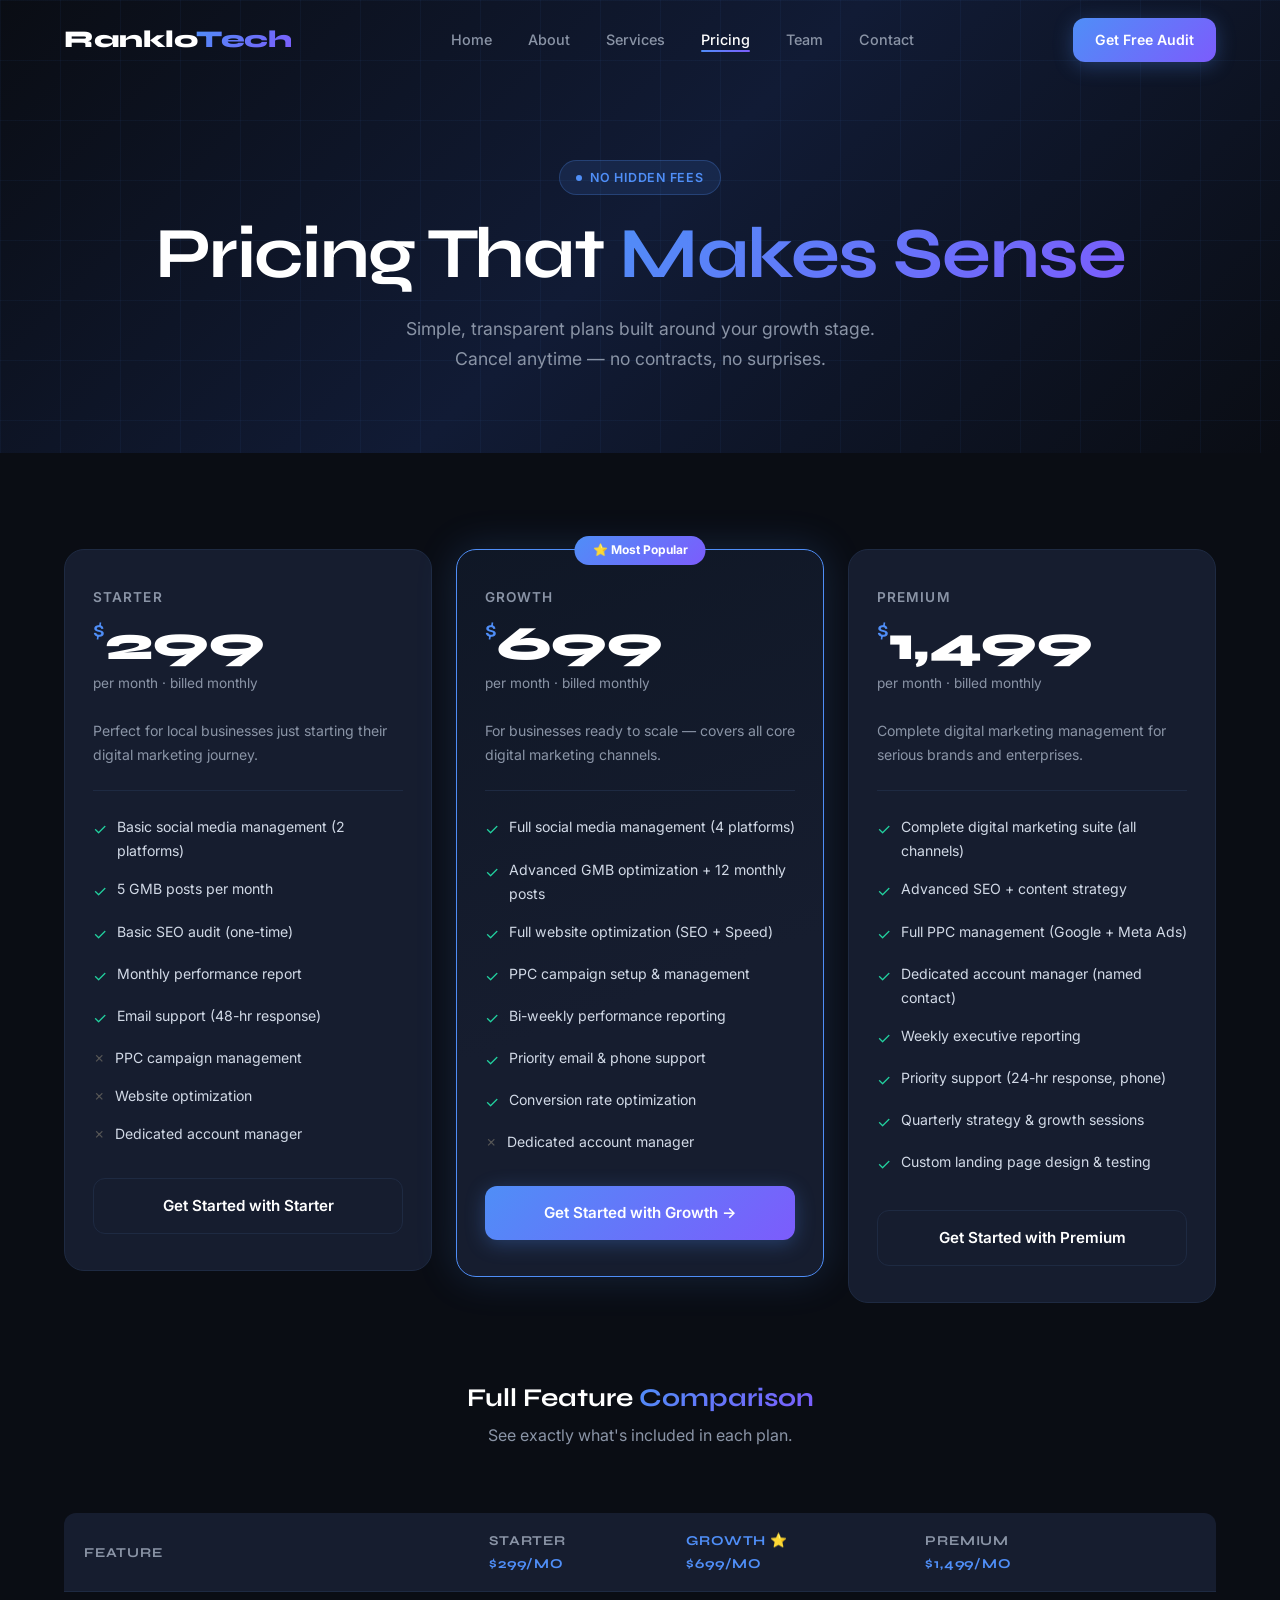
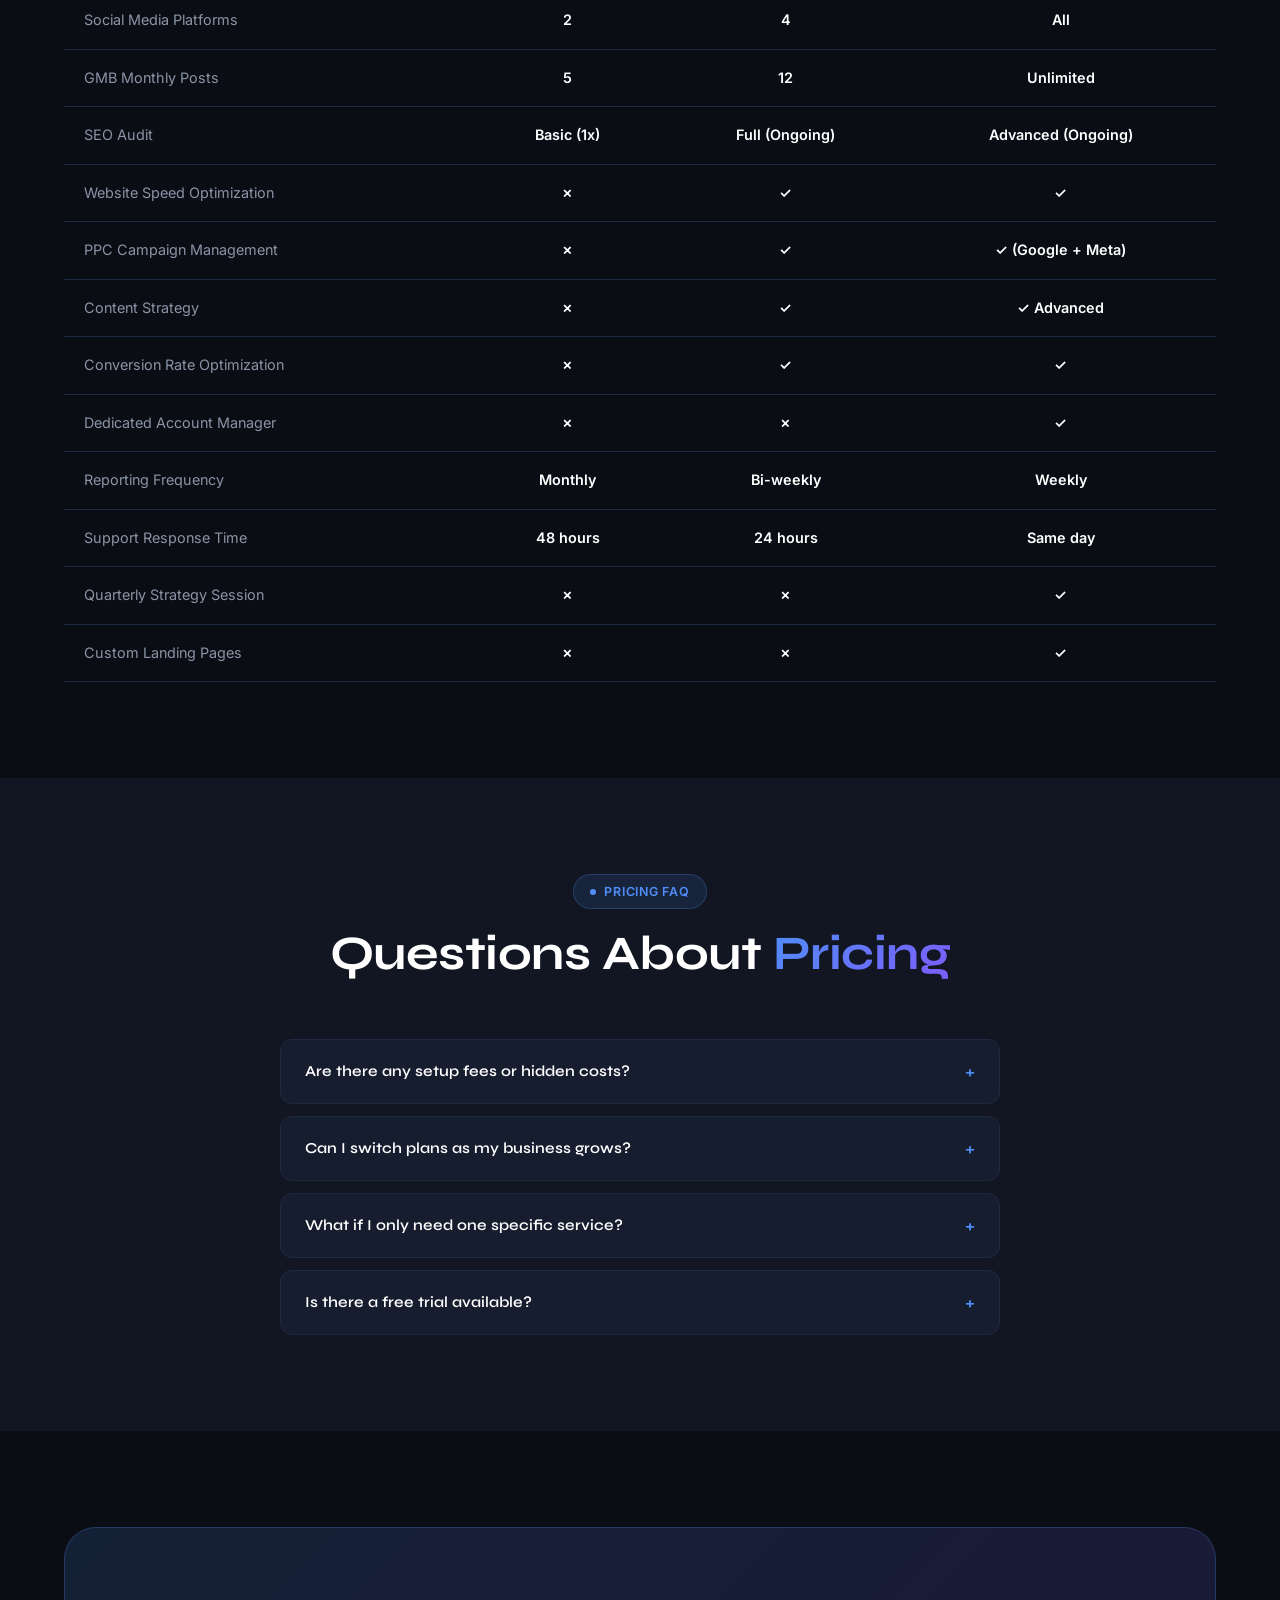
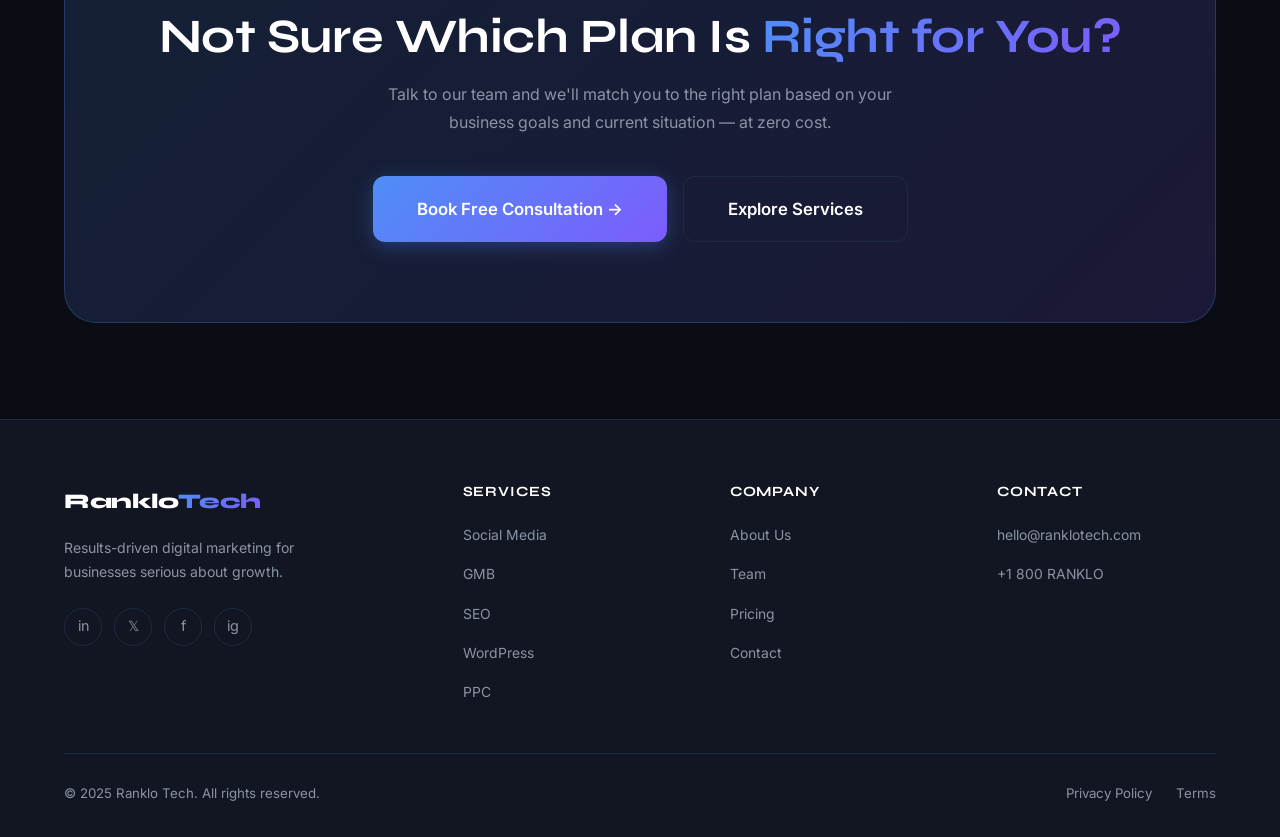
<file: pricing.html>
<!DOCTYPE html>
<html lang="en">
<head>
  <meta charset="UTF-8" />
  <meta name="viewport" content="width=device-width, initial-scale=1.0" />
  <meta name="description" content="Ranklo Tech Pricing — Transparent, no-contract pricing plans for businesses of every size." />
  <title>Pricing | Ranklo Tech</title>
  <link rel="preconnect" href="https://fonts.googleapis.com" />
  <link rel="preconnect" href="https://fonts.gstatic.com" crossorigin />
  <link href="https://fonts.googleapis.com/css2?family=Syne:wght@400;600;700;800&family=Inter:wght@400;500;600;700&display=swap" rel="stylesheet" />
  <link rel="stylesheet" href="style.css" />
  <style>
    .compare-table { width:100%; border-collapse:collapse; margin-top:64px; }
    .compare-table th, .compare-table td { padding:16px 20px; text-align:left; border-bottom:1px solid var(--clr-border); font-size:0.9rem; }
    .compare-table thead th { background:var(--clr-card); font-family:var(--font-display); font-size:0.85rem; color:var(--clr-muted); text-transform:uppercase; letter-spacing:0.06em; }
    .compare-table thead th:first-child { border-radius:var(--radius-md) 0 0 0; }
    .compare-table thead th:last-child  { border-radius:0 var(--radius-md) 0 0; }
    .compare-table th.popular-col { color:var(--clr-accent); }
    .compare-table td:not(:first-child) { text-align:center; color:var(--clr-white); font-weight:600; }
    .compare-table td:first-child { color:var(--clr-muted); }
    .compare-table tr:hover td { background:rgba(79,142,247,0.04); }
    .chk-green { color:var(--clr-success); }
    .chk-red   { color:#555; }
    @media(max-width:640px){ .compare-table { font-size:0.8rem; } .compare-table th,.compare-table td{padding:12px 10px;} }
  </style>
</head>
<body>

<!-- NAVBAR -->
<nav class="navbar">
  <div class="container nav-inner">
    <a href="../index.html" class="nav-logo">Ranklo<span>Tech</span></a>
    <ul class="nav-links">
      <li><a href="../index.html">Home</a></li>
      <li><a href="about.html">About</a></li>
      <li><a href="services.html">Services</a></li>
      <li><a href="pricing.html" class="active">Pricing</a></li>
      <li><a href="team.html">Team</a></li>
      <li><a href="contact.html">Contact</a></li>
    </ul>
    <div class="nav-cta"><a href="contact.html" class="btn btn-primary btn-sm">Get Free Audit</a></div>
    <button class="hamburger" aria-label="Open menu"><span></span><span></span><span></span></button>
  </div>
</nav>
<div class="mobile-menu">
  <button class="mobile-close">✕</button>
  <a href="../index.html">Home</a><a href="about.html">About</a><a href="services.html">Services</a>
  <a href="pricing.html">Pricing</a><a href="team.html">Team</a><a href="contact.html">Contact</a>
  <a href="contact.html" class="btn btn-primary">Get Free Audit</a>
</div>

<!-- PAGE HERO -->
<section class="page-hero">
  <div class="container">
    <div class="section-tag" style="display:inline-flex">No Hidden Fees</div>
    <h1>Pricing That <span class="text-grad">Makes Sense</span></h1>
    <p>Simple, transparent plans built around your growth stage. Cancel anytime — no contracts, no surprises.</p>
  </div>
</section>

<!-- PRICING CARDS -->
<section class="section">
  <div class="container">
    <div class="pricing-grid">
      <!-- Starter -->
      <div class="pricing-card fade-up">
        <div class="plan-name">Starter</div>
        <div class="plan-price"><sup>$</sup>299</div>
        <div class="plan-period">per month · billed monthly</div>
        <p style="font-size:0.88rem;color:var(--clr-muted)">Perfect for local businesses just starting their digital marketing journey.</p>
        <div class="plan-divider"></div>
        <ul class="plan-features">
          <li><span class="chk">✓</span> Basic social media management (2 platforms)</li>
          <li><span class="chk">✓</span> 5 GMB posts per month</li>
          <li><span class="chk">✓</span> Basic SEO audit (one-time)</li>
          <li><span class="chk">✓</span> Monthly performance report</li>
          <li><span class="chk">✓</span> Email support (48-hr response)</li>
          <li><span class="x">✗</span> PPC campaign management</li>
          <li><span class="x">✗</span> Website optimization</li>
          <li><span class="x">✗</span> Dedicated account manager</li>
        </ul>
        <a href="contact.html" class="btn btn-outline">Get Started with Starter</a>
      </div>

      <!-- Growth (Popular) -->
      <div class="pricing-card popular fade-up delay-1">
        <div class="popular-badge">⭐ Most Popular</div>
        <div class="plan-name">Growth</div>
        <div class="plan-price"><sup>$</sup>699</div>
        <div class="plan-period">per month · billed monthly</div>
        <p style="font-size:0.88rem;color:var(--clr-muted)">For businesses ready to scale — covers all core digital marketing channels.</p>
        <div class="plan-divider"></div>
        <ul class="plan-features">
          <li><span class="chk">✓</span> Full social media management (4 platforms)</li>
          <li><span class="chk">✓</span> Advanced GMB optimization + 12 monthly posts</li>
          <li><span class="chk">✓</span> Full website optimization (SEO + Speed)</li>
          <li><span class="chk">✓</span> PPC campaign setup &amp; management</li>
          <li><span class="chk">✓</span> Bi-weekly performance reporting</li>
          <li><span class="chk">✓</span> Priority email &amp; phone support</li>
          <li><span class="chk">✓</span> Conversion rate optimization</li>
          <li><span class="x">✗</span> Dedicated account manager</li>
        </ul>
        <a href="contact.html" class="btn btn-primary">Get Started with Growth →</a>
      </div>

      <!-- Premium -->
      <div class="pricing-card fade-up delay-2">
        <div class="plan-name">Premium</div>
        <div class="plan-price"><sup>$</sup>1,499</div>
        <div class="plan-period">per month · billed monthly</div>
        <p style="font-size:0.88rem;color:var(--clr-muted)">Complete digital marketing management for serious brands and enterprises.</p>
        <div class="plan-divider"></div>
        <ul class="plan-features">
          <li><span class="chk">✓</span> Complete digital marketing suite (all channels)</li>
          <li><span class="chk">✓</span> Advanced SEO + content strategy</li>
          <li><span class="chk">✓</span> Full PPC management (Google + Meta Ads)</li>
          <li><span class="chk">✓</span> Dedicated account manager (named contact)</li>
          <li><span class="chk">✓</span> Weekly executive reporting</li>
          <li><span class="chk">✓</span> Priority support (24-hr response, phone)</li>
          <li><span class="chk">✓</span> Quarterly strategy &amp; growth sessions</li>
          <li><span class="chk">✓</span> Custom landing page design &amp; testing</li>
        </ul>
        <a href="contact.html" class="btn btn-outline">Get Started with Premium</a>
      </div>
    </div>

    <!-- Comparison Table -->
    <div class="fade-up">
      <h3 class="text-center" style="margin-top:80px;margin-bottom:8px">Full Feature <span class="text-grad">Comparison</span></h3>
      <p class="text-center" style="color:var(--clr-muted);margin-bottom:0">See exactly what's included in each plan.</p>

      <table class="compare-table" role="table">
        <thead>
          <tr>
            <th>Feature</th>
            <th>Starter<br/><span style="color:var(--clr-accent)">$299/mo</span></th>
            <th class="popular-col">Growth ⭐<br/><span>$699/mo</span></th>
            <th>Premium<br/><span style="color:var(--clr-accent)">$1,499/mo</span></th>
          </tr>
        </thead>
        <tbody>
          <tr><td>Social Media Platforms</td><td>2</td><td>4</td><td>All</td></tr>
          <tr><td>GMB Monthly Posts</td><td>5</td><td>12</td><td>Unlimited</td></tr>
          <tr><td>SEO Audit</td><td>Basic (1x)</td><td>Full (Ongoing)</td><td>Advanced (Ongoing)</td></tr>
          <tr><td>Website Speed Optimization</td><td class="chk-red">✗</td><td class="chk-green">✓</td><td class="chk-green">✓</td></tr>
          <tr><td>PPC Campaign Management</td><td class="chk-red">✗</td><td class="chk-green">✓</td><td class="chk-green">✓ (Google + Meta)</td></tr>
          <tr><td>Content Strategy</td><td class="chk-red">✗</td><td class="chk-green">✓</td><td class="chk-green">✓ Advanced</td></tr>
          <tr><td>Conversion Rate Optimization</td><td class="chk-red">✗</td><td class="chk-green">✓</td><td class="chk-green">✓</td></tr>
          <tr><td>Dedicated Account Manager</td><td class="chk-red">✗</td><td class="chk-red">✗</td><td class="chk-green">✓</td></tr>
          <tr><td>Reporting Frequency</td><td>Monthly</td><td>Bi-weekly</td><td>Weekly</td></tr>
          <tr><td>Support Response Time</td><td>48 hours</td><td>24 hours</td><td>Same day</td></tr>
          <tr><td>Quarterly Strategy Session</td><td class="chk-red">✗</td><td class="chk-red">✗</td><td class="chk-green">✓</td></tr>
          <tr><td>Custom Landing Pages</td><td class="chk-red">✗</td><td class="chk-red">✗</td><td class="chk-green">✓</td></tr>
        </tbody>
      </table>
    </div>
  </div>
</section>

<!-- FAQ on Pricing -->
<section class="section" style="background:var(--clr-surface)">
  <div class="container">
    <div class="section-head center">
      <div class="section-tag">Pricing FAQ</div>
      <h2 class="section-title">Questions About <span class="text-grad">Pricing</span></h2>
    </div>
    <div class="faq-wrap">
      <div class="faq-item">
        <button class="faq-q">Are there any setup fees or hidden costs? <span class="faq-icon">+</span></button>
        <div class="faq-a"><div class="faq-a-inner">No setup fees, no hidden costs. The price you see is the price you pay. Ad spend for PPC campaigns is separate and goes directly to Google/Meta — we never mark up ad spend.</div></div>
      </div>
      <div class="faq-item">
        <button class="faq-q">Can I switch plans as my business grows? <span class="faq-icon">+</span></button>
        <div class="faq-a"><div class="faq-a-inner">Absolutely. You can upgrade or downgrade your plan at any time. Changes take effect at the start of your next billing cycle. Most clients start on Growth and upgrade to Premium as they scale.</div></div>
      </div>
      <div class="faq-item">
        <button class="faq-q">What if I only need one specific service? <span class="faq-icon">+</span></button>
        <div class="faq-a"><div class="faq-a-inner">We offer custom engagements for clients who only need a specific service. Contact us and we'll put together a custom quote based on your exact needs.</div></div>
      </div>
      <div class="faq-item">
        <button class="faq-q">Is there a free trial available? <span class="faq-icon">+</span></button>
        <div class="faq-a"><div class="faq-a-inner">We don't offer a free trial, but we do provide a comprehensive free audit of your current digital presence. This gives you a real sense of the depth of our analysis and the value we bring before you commit to anything.</div></div>
      </div>
    </div>
  </div>
</section>

<!-- CTA -->
<section class="section">
  <div class="container">
    <div class="cta-banner fade-up">
      <h2>Not Sure Which Plan Is <span class="text-grad">Right for You?</span></h2>
      <p>Talk to our team and we'll match you to the right plan based on your business goals and current situation — at zero cost.</p>
      <div class="cta-actions">
        <a href="contact.html" class="btn btn-primary btn-lg">Book Free Consultation →</a>
        <a href="services.html" class="btn btn-outline btn-lg">Explore Services</a>
      </div>
    </div>
  </div>
</section>

<!-- FOOTER -->
<footer class="footer">
  <div class="container">
    <div class="footer-grid">
      <div class="footer-brand">
        <a href="../index.html" class="nav-logo">Ranklo<span>Tech</span></a>
        <p>Results-driven digital marketing for businesses serious about growth.</p>
        <div class="footer-socials">
          <a href="#" aria-label="LinkedIn">in</a><a href="#" aria-label="Twitter">𝕏</a>
          <a href="#" aria-label="Facebook">f</a><a href="#" aria-label="Instagram">ig</a>
        </div>
      </div>
      <div class="footer-col"><h4>Services</h4><ul>
        <li><a href="services.html#social">Social Media</a></li><li><a href="services.html#gmb">GMB</a></li>
        <li><a href="services.html#seo">SEO</a></li><li><a href="services.html#wordpress">WordPress</a></li>
        <li><a href="services.html#ppc">PPC</a></li>
      </ul></div>
      <div class="footer-col"><h4>Company</h4><ul>
        <li><a href="about.html">About Us</a></li><li><a href="team.html">Team</a></li>
        <li><a href="pricing.html">Pricing</a></li><li><a href="contact.html">Contact</a></li>
      </ul></div>
      <div class="footer-col"><h4>Contact</h4><ul>
        <li><a href="mailto:hello@ranklotech.com">hello@ranklotech.com</a></li>
        <li><a href="tel:+18007265560">+1 800 RANKLO</a></li>
      </ul></div>
    </div>
    <div class="footer-bottom">
      <p>© 2025 Ranklo Tech. All rights reserved.</p>
      <div class="footer-bottom-links"><a href="privacy.html">Privacy Policy</a><a href="#">Terms</a></div>
    </div>
  </div>
</footer>
<script src="../script.js"></script>
</body>
</html>
</file>
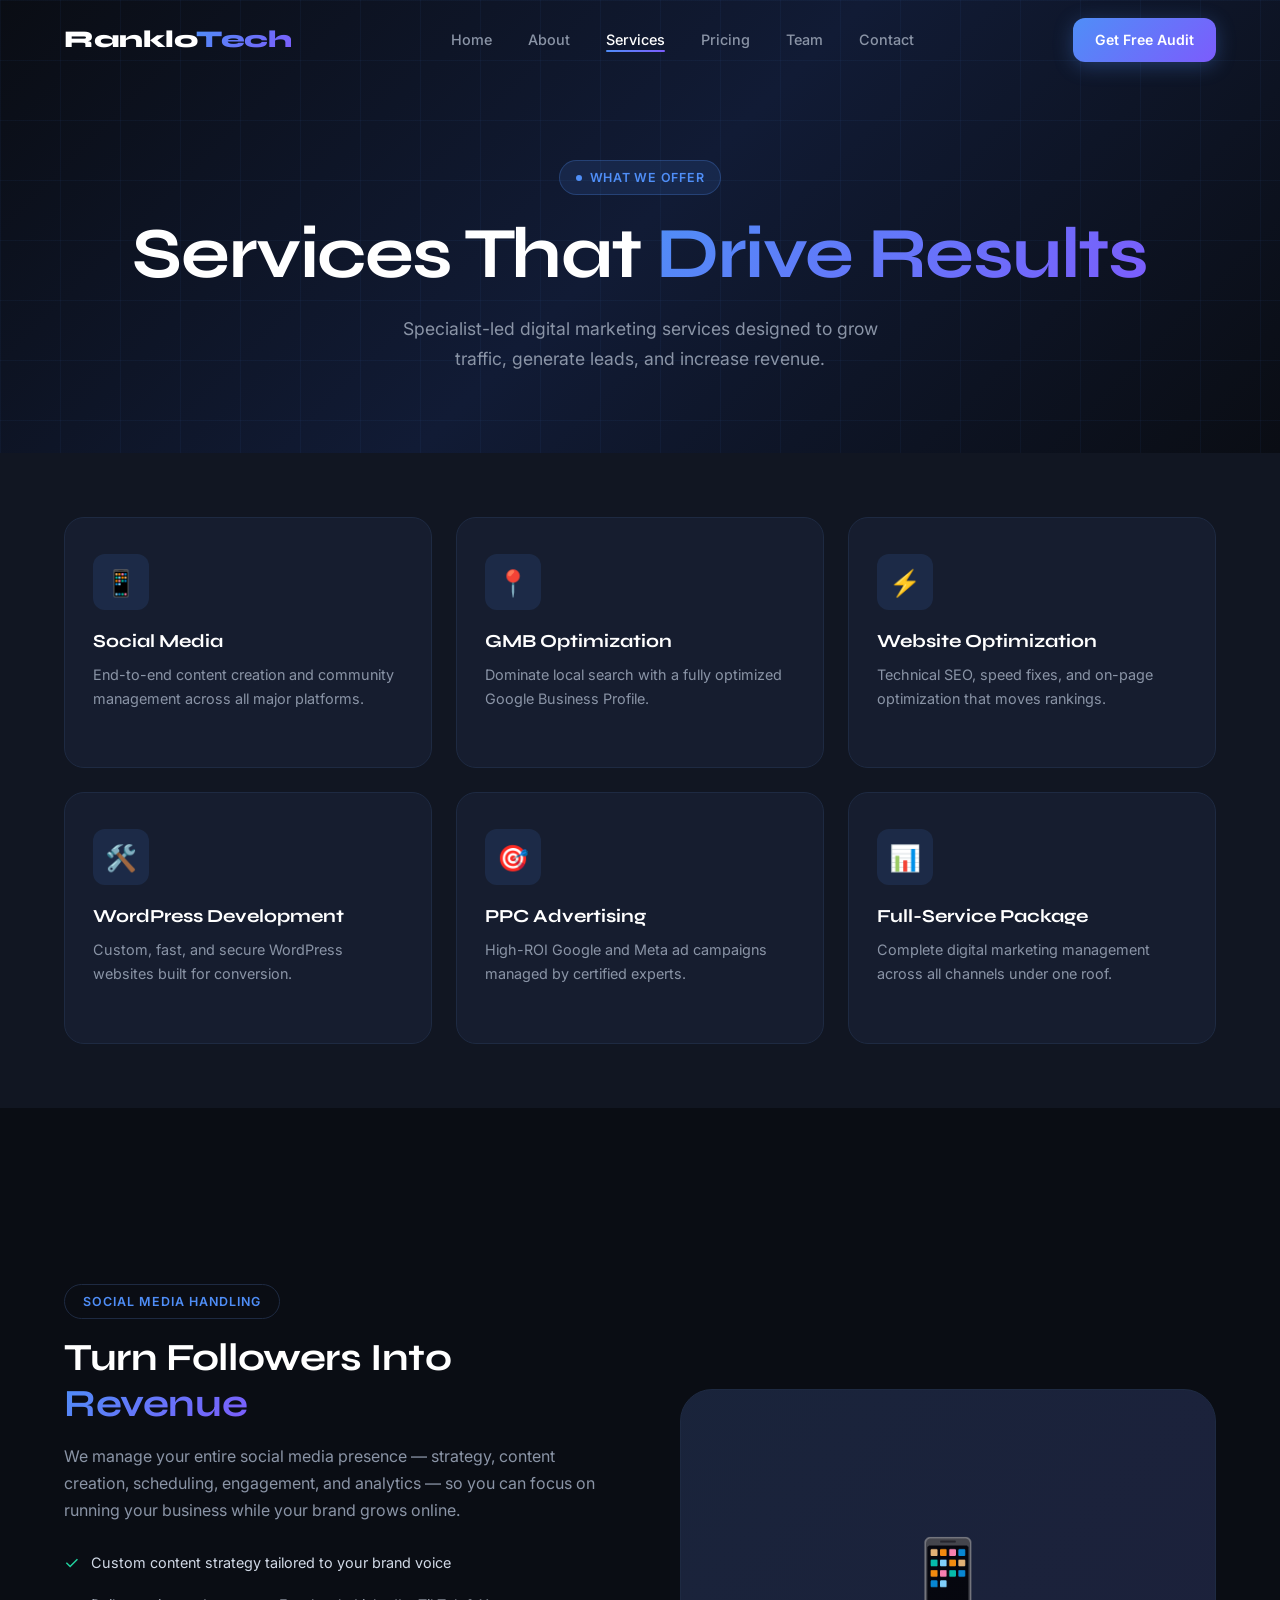
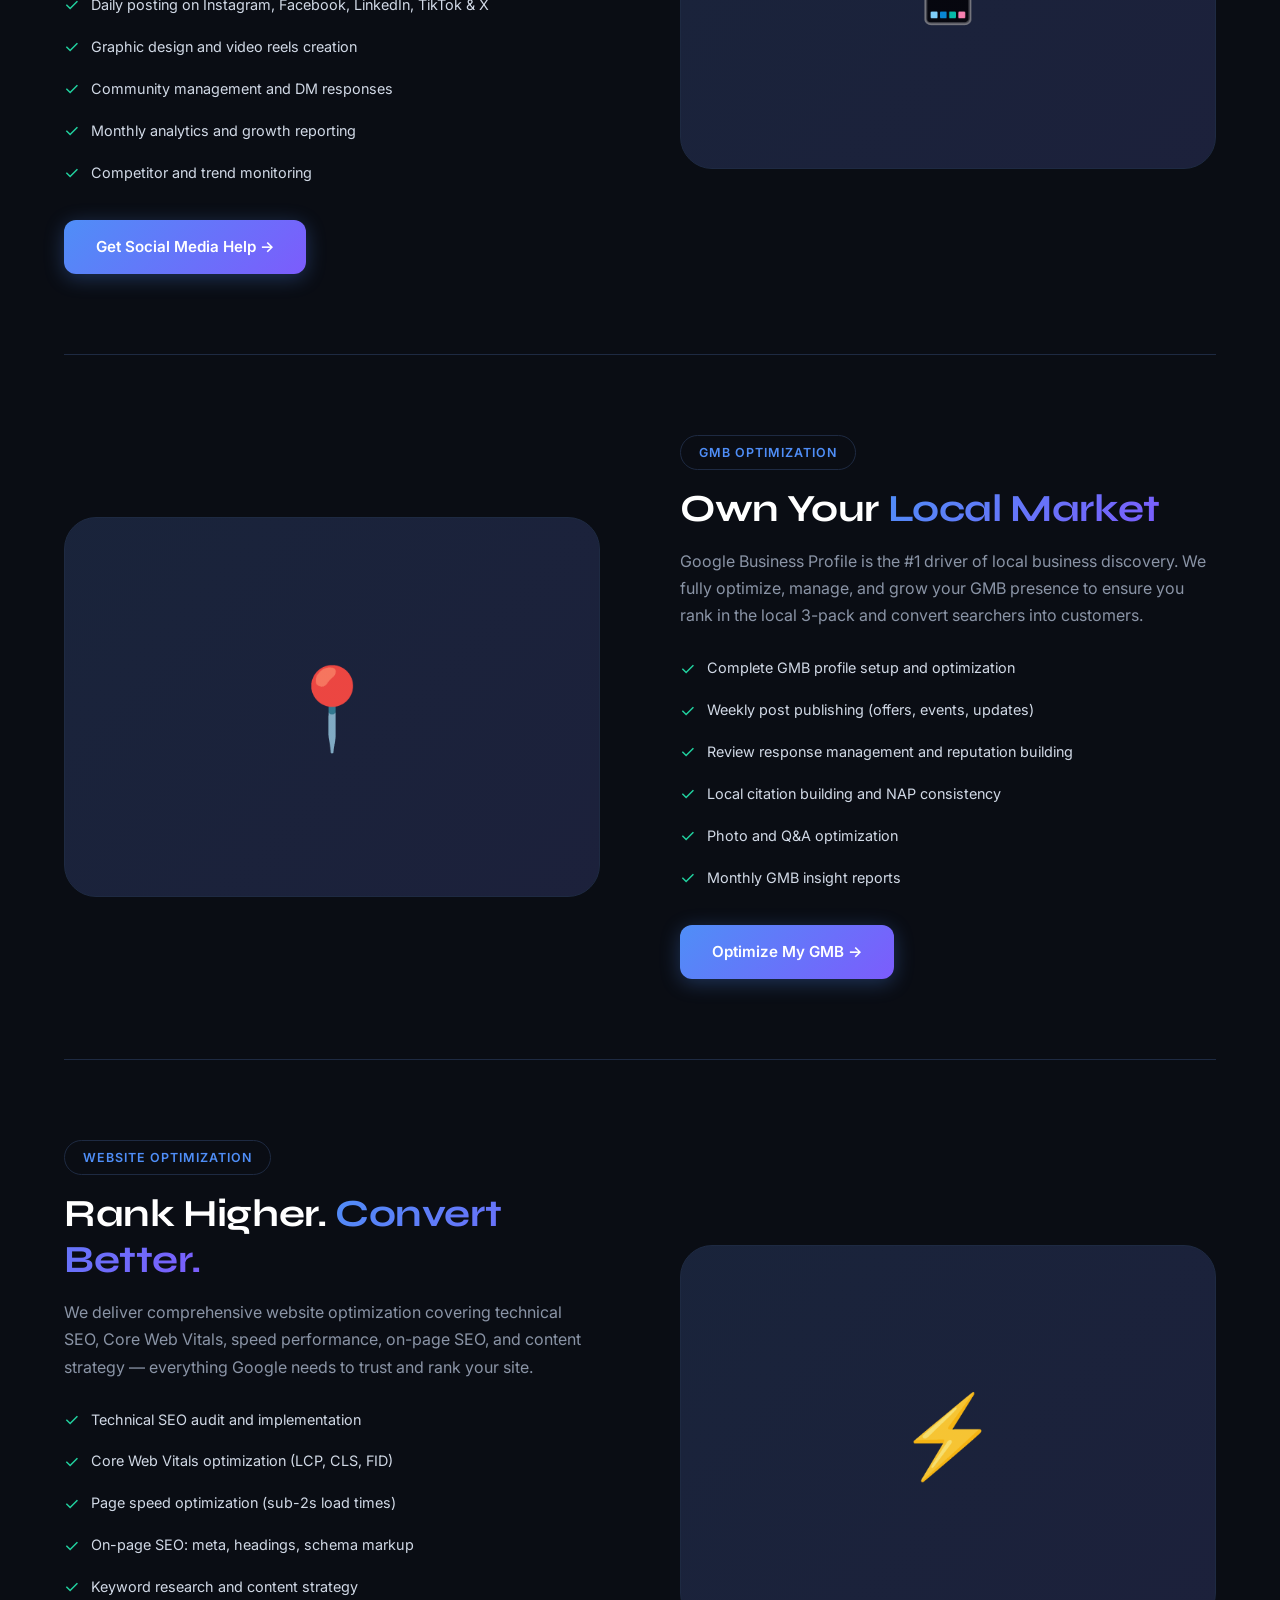
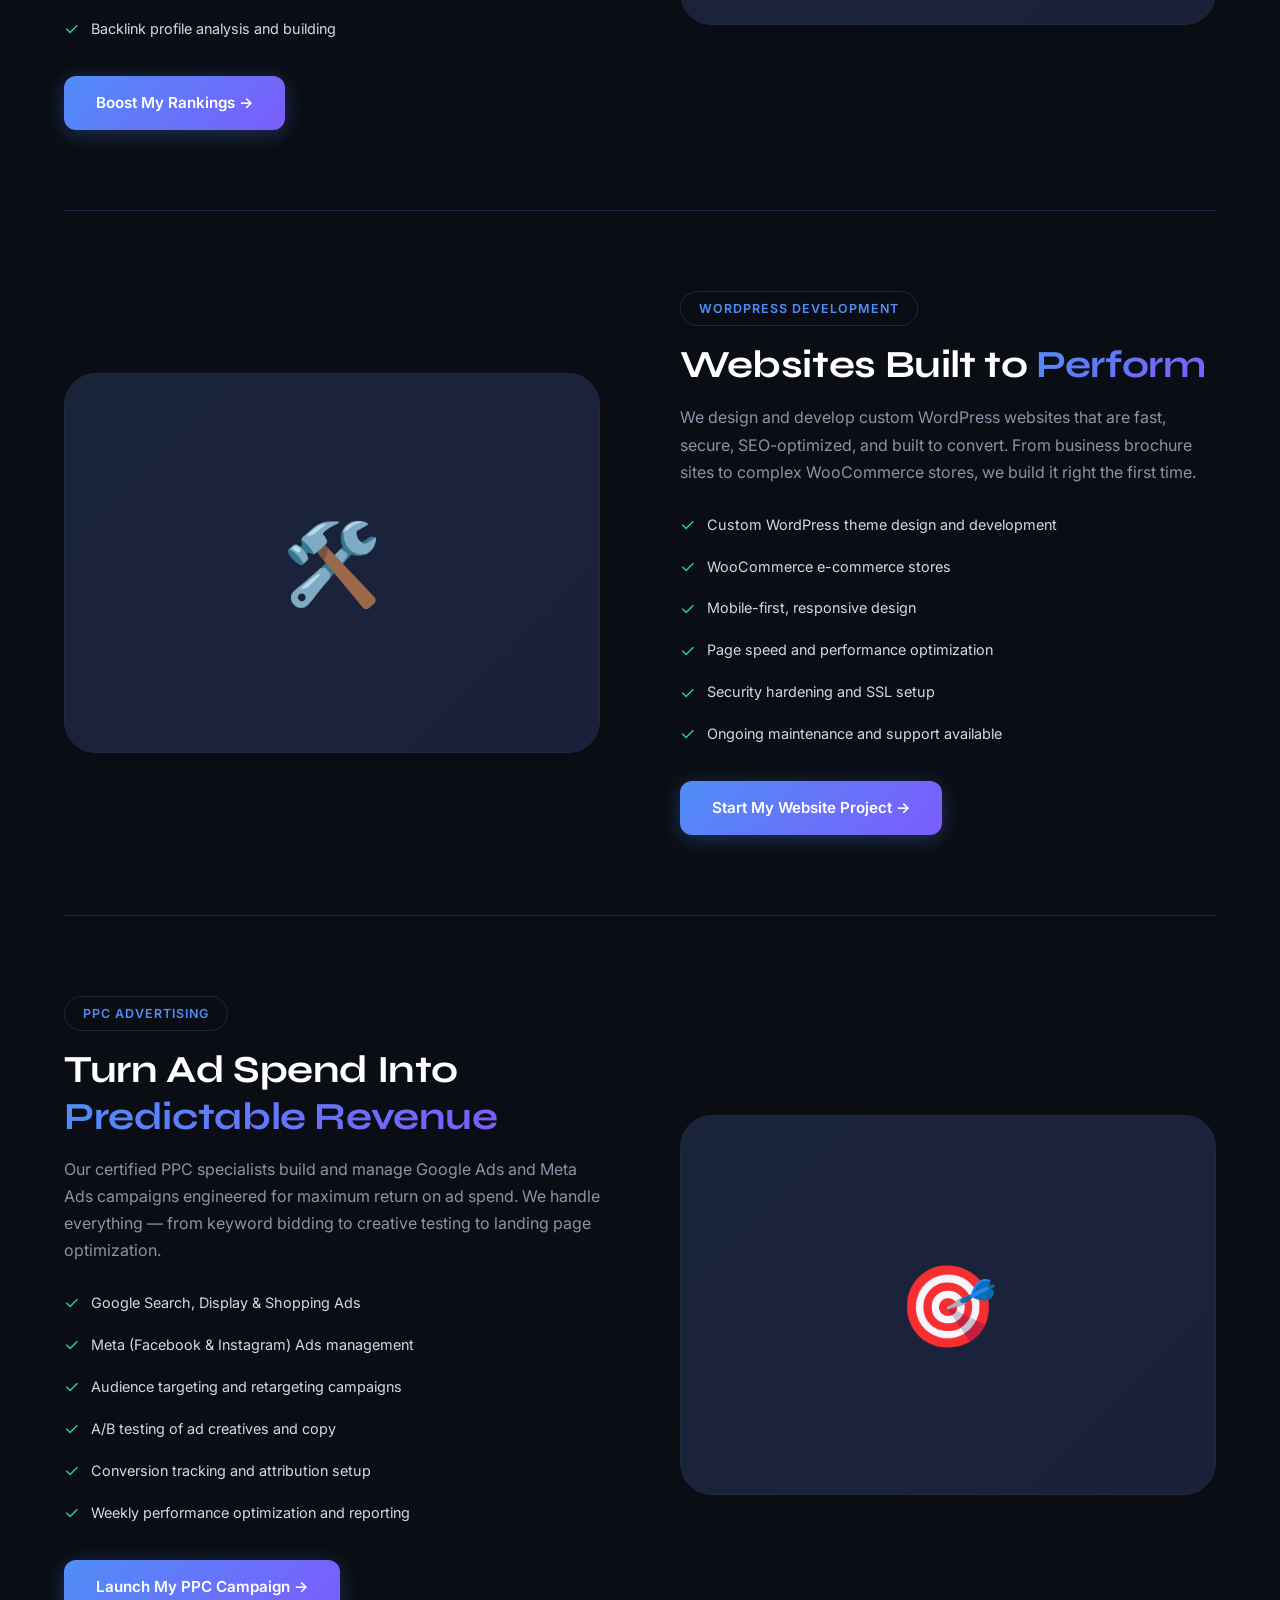
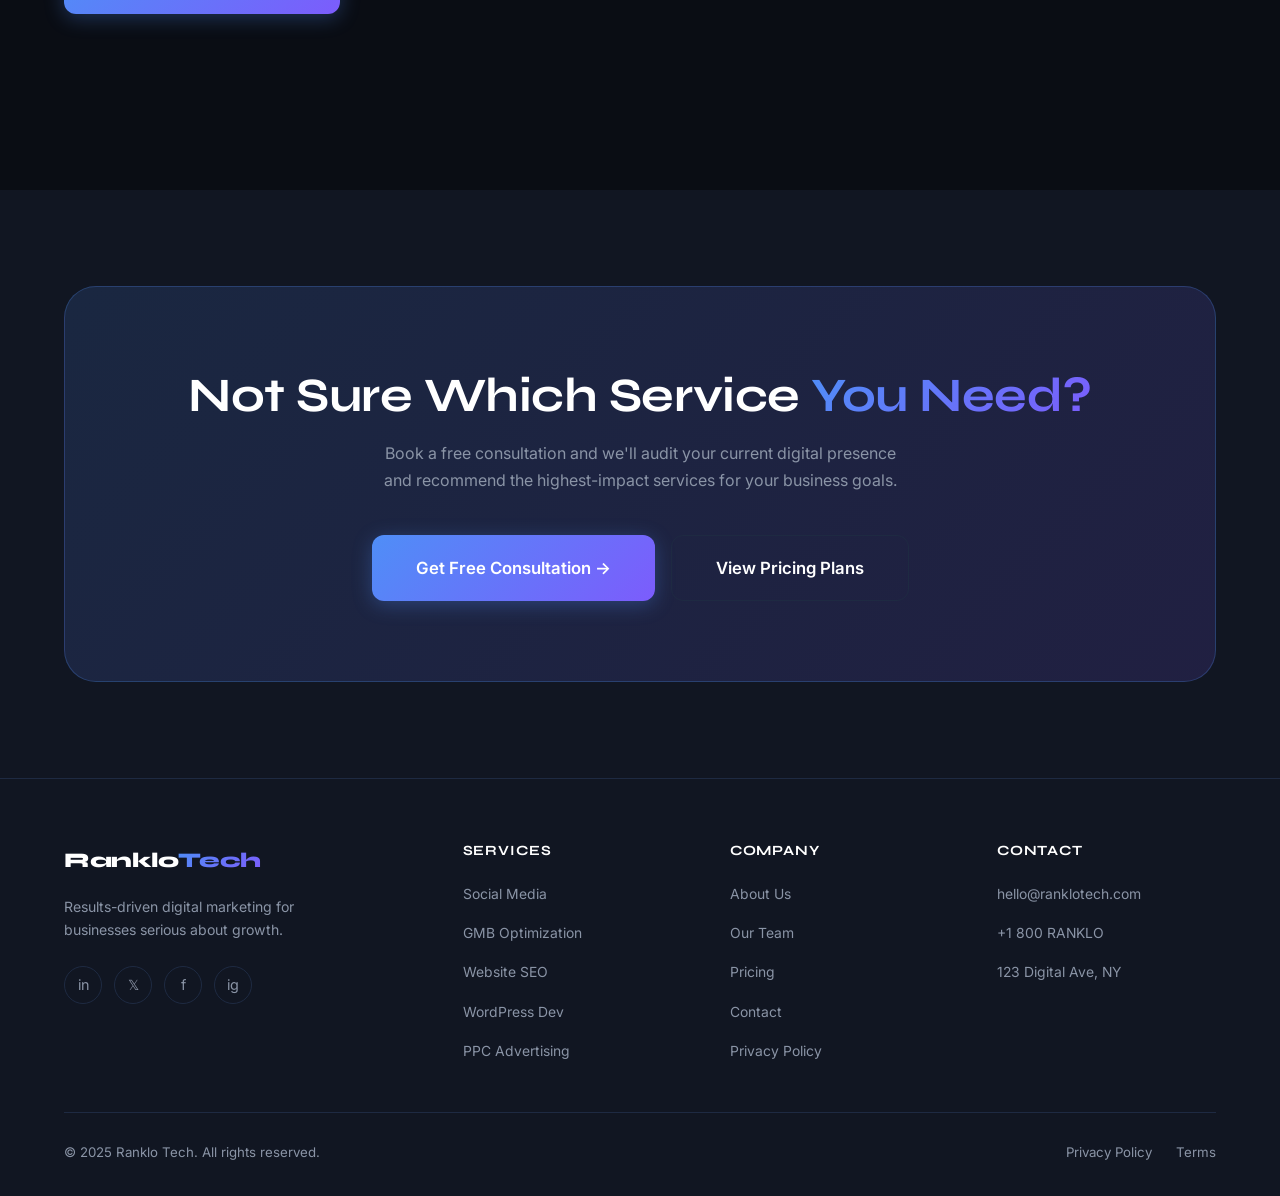
<file: services.html>
<!DOCTYPE html>
<html lang="en">
<head>
  <meta charset="UTF-8" />
  <meta name="viewport" content="width=device-width, initial-scale=1.0" />
  <meta name="description" content="Ranklo Tech Services — Social Media, GMB Optimization, SEO, WordPress Development, and PPC Advertising." />
  <title>Services | Ranklo Tech</title>
  <link rel="preconnect" href="https://fonts.googleapis.com" />
  <link rel="preconnect" href="https://fonts.gstatic.com" crossorigin />
  <link href="https://fonts.googleapis.com/css2?family=Syne:wght@400;600;700;800&family=Inter:wght@400;500;600;700&display=swap" rel="stylesheet" />
  <link rel="stylesheet" href="style.css" />
  <style>
    .service-detail { display:grid; grid-template-columns:1fr 1fr; gap:80px; align-items:center; padding:80px 0; }
    .service-detail:not(:last-child) { border-bottom:1px solid var(--clr-border); }
    .service-detail.reverse .sd-visual { order:-1; }
    .sd-visual {
      background:var(--clr-card);
      border:1px solid var(--clr-border);
      border-radius:var(--radius-xl);
      height:380px;
      display:flex; align-items:center; justify-content:center;
      font-size:5rem;
      position:relative; overflow:hidden;
    }
    .sd-visual::after { content:''; position:absolute; inset:0; background:linear-gradient(135deg,rgba(79,142,247,0.06),rgba(124,92,252,0.06)); }
    .sd-content .badge { margin-bottom:16px; }
    .sd-content h2 { font-size:clamp(1.6rem,3vw,2.4rem); margin-bottom:16px; }
    .sd-content p  { color:var(--clr-muted); margin-bottom:24px; }
    .sd-features   { display:flex; flex-direction:column; gap:12px; margin-bottom:32px; }
    .sd-feat { display:flex; align-items:center; gap:12px; font-size:0.9rem; }
    .sd-feat .chk { color:var(--clr-success); font-size:1.1rem; }
    @media(max-width:768px){
      .service-detail { grid-template-columns:1fr; gap:40px; }
      .service-detail.reverse .sd-visual { order:0; }
    }
  </style>
</head>
<body>

<!-- NAVBAR -->
<nav class="navbar">
  <div class="container nav-inner">
    <a href="../index.html" class="nav-logo">Ranklo<span>Tech</span></a>
    <ul class="nav-links">
      <li><a href="../index.html">Home</a></li>
      <li><a href="about.html">About</a></li>
      <li><a href="services.html" class="active">Services</a></li>
      <li><a href="pricing.html">Pricing</a></li>
      <li><a href="team.html">Team</a></li>
      <li><a href="contact.html">Contact</a></li>
    </ul>
    <div class="nav-cta"><a href="contact.html" class="btn btn-primary btn-sm">Get Free Audit</a></div>
    <button class="hamburger" aria-label="Open menu"><span></span><span></span><span></span></button>
  </div>
</nav>
<div class="mobile-menu">
  <button class="mobile-close">✕</button>
  <a href="../index.html">Home</a><a href="about.html">About</a><a href="services.html">Services</a>
  <a href="pricing.html">Pricing</a><a href="team.html">Team</a><a href="contact.html">Contact</a>
  <a href="contact.html" class="btn btn-primary">Get Free Audit</a>
</div>

<!-- PAGE HERO -->
<section class="page-hero">
  <div class="container">
    <div class="section-tag" style="display:inline-flex">What We Offer</div>
    <h1>Services That <span class="text-grad">Drive Results</span></h1>
    <p>Specialist-led digital marketing services designed to grow traffic, generate leads, and increase revenue.</p>
  </div>
</section>

<!-- SERVICES OVERVIEW CARDS -->
<section class="section-sm" style="background:var(--clr-surface)">
  <div class="container">
    <div class="services-grid">
      <a href="#social" class="service-card" style="text-decoration:none">
        <div class="service-icon">📱</div>
        <h3>Social Media</h3>
        <p>End-to-end content creation and community management across all major platforms.</p>
      </a>
      <a href="#gmb" class="service-card" style="text-decoration:none">
        <div class="service-icon">📍</div>
        <h3>GMB Optimization</h3>
        <p>Dominate local search with a fully optimized Google Business Profile.</p>
      </a>
      <a href="#seo" class="service-card" style="text-decoration:none">
        <div class="service-icon">⚡</div>
        <h3>Website Optimization</h3>
        <p>Technical SEO, speed fixes, and on-page optimization that moves rankings.</p>
      </a>
      <a href="#wordpress" class="service-card" style="text-decoration:none">
        <div class="service-icon">🛠️</div>
        <h3>WordPress Development</h3>
        <p>Custom, fast, and secure WordPress websites built for conversion.</p>
      </a>
      <a href="#ppc" class="service-card" style="text-decoration:none">
        <div class="service-icon">🎯</div>
        <h3>PPC Advertising</h3>
        <p>High-ROI Google and Meta ad campaigns managed by certified experts.</p>
      </a>
      <a href="contact.html" class="service-card" style="text-decoration:none">
        <div class="service-icon">📊</div>
        <h3>Full-Service Package</h3>
        <p>Complete digital marketing management across all channels under one roof.</p>
      </a>
    </div>
  </div>
</section>

<!-- DETAILED SERVICE SECTIONS -->
<section class="section">
  <div class="container">

    <!-- Social Media -->
    <div class="service-detail" id="social">
      <div class="sd-content fade-up">
        <div class="badge">Social Media Handling</div>
        <h2>Turn Followers Into <span class="text-grad">Revenue</span></h2>
        <p>We manage your entire social media presence — strategy, content creation, scheduling, engagement, and analytics — so you can focus on running your business while your brand grows online.</p>
        <div class="sd-features">
          <div class="sd-feat"><span class="chk">✓</span> Custom content strategy tailored to your brand voice</div>
          <div class="sd-feat"><span class="chk">✓</span> Daily posting on Instagram, Facebook, LinkedIn, TikTok &amp; X</div>
          <div class="sd-feat"><span class="chk">✓</span> Graphic design and video reels creation</div>
          <div class="sd-feat"><span class="chk">✓</span> Community management and DM responses</div>
          <div class="sd-feat"><span class="chk">✓</span> Monthly analytics and growth reporting</div>
          <div class="sd-feat"><span class="chk">✓</span> Competitor and trend monitoring</div>
        </div>
        <a href="contact.html" class="btn btn-primary">Get Social Media Help →</a>
      </div>
      <div class="sd-visual fade-up delay-2">📱</div>
    </div>

    <!-- GMB -->
    <div class="service-detail reverse" id="gmb">
      <div class="sd-visual fade-up">📍</div>
      <div class="sd-content fade-up delay-2">
        <div class="badge">GMB Optimization</div>
        <h2>Own Your <span class="text-grad">Local Market</span></h2>
        <p>Google Business Profile is the #1 driver of local business discovery. We fully optimize, manage, and grow your GMB presence to ensure you rank in the local 3-pack and convert searchers into customers.</p>
        <div class="sd-features">
          <div class="sd-feat"><span class="chk">✓</span> Complete GMB profile setup and optimization</div>
          <div class="sd-feat"><span class="chk">✓</span> Weekly post publishing (offers, events, updates)</div>
          <div class="sd-feat"><span class="chk">✓</span> Review response management and reputation building</div>
          <div class="sd-feat"><span class="chk">✓</span> Local citation building and NAP consistency</div>
          <div class="sd-feat"><span class="chk">✓</span> Photo and Q&A optimization</div>
          <div class="sd-feat"><span class="chk">✓</span> Monthly GMB insight reports</div>
        </div>
        <a href="contact.html" class="btn btn-primary">Optimize My GMB →</a>
      </div>
    </div>

    <!-- SEO / Website Optimization -->
    <div class="service-detail" id="seo">
      <div class="sd-content fade-up">
        <div class="badge">Website Optimization</div>
        <h2>Rank Higher. <span class="text-grad">Convert Better.</span></h2>
        <p>We deliver comprehensive website optimization covering technical SEO, Core Web Vitals, speed performance, on-page SEO, and content strategy — everything Google needs to trust and rank your site.</p>
        <div class="sd-features">
          <div class="sd-feat"><span class="chk">✓</span> Technical SEO audit and implementation</div>
          <div class="sd-feat"><span class="chk">✓</span> Core Web Vitals optimization (LCP, CLS, FID)</div>
          <div class="sd-feat"><span class="chk">✓</span> Page speed optimization (sub-2s load times)</div>
          <div class="sd-feat"><span class="chk">✓</span> On-page SEO: meta, headings, schema markup</div>
          <div class="sd-feat"><span class="chk">✓</span> Keyword research and content strategy</div>
          <div class="sd-feat"><span class="chk">✓</span> Backlink profile analysis and building</div>
        </div>
        <a href="contact.html" class="btn btn-primary">Boost My Rankings →</a>
      </div>
      <div class="sd-visual fade-up delay-2">⚡</div>
    </div>

    <!-- WordPress -->
    <div class="service-detail reverse" id="wordpress">
      <div class="sd-visual fade-up">🛠️</div>
      <div class="sd-content fade-up delay-2">
        <div class="badge">WordPress Development</div>
        <h2>Websites Built to <span class="text-grad">Perform</span></h2>
        <p>We design and develop custom WordPress websites that are fast, secure, SEO-optimized, and built to convert. From business brochure sites to complex WooCommerce stores, we build it right the first time.</p>
        <div class="sd-features">
          <div class="sd-feat"><span class="chk">✓</span> Custom WordPress theme design and development</div>
          <div class="sd-feat"><span class="chk">✓</span> WooCommerce e-commerce stores</div>
          <div class="sd-feat"><span class="chk">✓</span> Mobile-first, responsive design</div>
          <div class="sd-feat"><span class="chk">✓</span> Page speed and performance optimization</div>
          <div class="sd-feat"><span class="chk">✓</span> Security hardening and SSL setup</div>
          <div class="sd-feat"><span class="chk">✓</span> Ongoing maintenance and support available</div>
        </div>
        <a href="contact.html" class="btn btn-primary">Start My Website Project →</a>
      </div>
    </div>

    <!-- PPC -->
    <div class="service-detail" id="ppc">
      <div class="sd-content fade-up">
        <div class="badge">PPC Advertising</div>
        <h2>Turn Ad Spend Into <span class="text-grad">Predictable Revenue</span></h2>
        <p>Our certified PPC specialists build and manage Google Ads and Meta Ads campaigns engineered for maximum return on ad spend. We handle everything — from keyword bidding to creative testing to landing page optimization.</p>
        <div class="sd-features">
          <div class="sd-feat"><span class="chk">✓</span> Google Search, Display &amp; Shopping Ads</div>
          <div class="sd-feat"><span class="chk">✓</span> Meta (Facebook &amp; Instagram) Ads management</div>
          <div class="sd-feat"><span class="chk">✓</span> Audience targeting and retargeting campaigns</div>
          <div class="sd-feat"><span class="chk">✓</span> A/B testing of ad creatives and copy</div>
          <div class="sd-feat"><span class="chk">✓</span> Conversion tracking and attribution setup</div>
          <div class="sd-feat"><span class="chk">✓</span> Weekly performance optimization and reporting</div>
        </div>
        <a href="contact.html" class="btn btn-primary">Launch My PPC Campaign →</a>
      </div>
      <div class="sd-visual fade-up delay-2">🎯</div>
    </div>

  </div>
</section>

<!-- CTA -->
<section class="section" style="background:var(--clr-surface)">
  <div class="container">
    <div class="cta-banner fade-up">
      <h2>Not Sure Which Service <span class="text-grad">You Need?</span></h2>
      <p>Book a free consultation and we'll audit your current digital presence and recommend the highest-impact services for your business goals.</p>
      <div class="cta-actions">
        <a href="contact.html" class="btn btn-primary btn-lg">Get Free Consultation →</a>
        <a href="pricing.html" class="btn btn-outline btn-lg">View Pricing Plans</a>
      </div>
    </div>
  </div>
</section>

<!-- FOOTER -->
<footer class="footer">
  <div class="container">
    <div class="footer-grid">
      <div class="footer-brand">
        <a href="../index.html" class="nav-logo">Ranklo<span>Tech</span></a>
        <p>Results-driven digital marketing for businesses serious about growth.</p>
        <div class="footer-socials">
          <a href="#" aria-label="LinkedIn">in</a><a href="#" aria-label="Twitter">𝕏</a>
          <a href="#" aria-label="Facebook">f</a><a href="#" aria-label="Instagram">ig</a>
        </div>
      </div>
      <div class="footer-col"><h4>Services</h4><ul>
        <li><a href="#social">Social Media</a></li><li><a href="#gmb">GMB Optimization</a></li>
        <li><a href="#seo">Website SEO</a></li><li><a href="#wordpress">WordPress Dev</a></li>
        <li><a href="#ppc">PPC Advertising</a></li>
      </ul></div>
      <div class="footer-col"><h4>Company</h4><ul>
        <li><a href="about.html">About Us</a></li><li><a href="team.html">Our Team</a></li>
        <li><a href="pricing.html">Pricing</a></li><li><a href="contact.html">Contact</a></li>
        <li><a href="privacy.html">Privacy Policy</a></li>
      </ul></div>
      <div class="footer-col"><h4>Contact</h4><ul>
        <li><a href="mailto:hello@ranklotech.com">hello@ranklotech.com</a></li>
        <li><a href="tel:+18007265560">+1 800 RANKLO</a></li>
        <li><a href="#">123 Digital Ave, NY</a></li>
      </ul></div>
    </div>
    <div class="footer-bottom">
      <p>© 2025 Ranklo Tech. All rights reserved.</p>
      <div class="footer-bottom-links"><a href="privacy.html">Privacy Policy</a><a href="#">Terms</a></div>
    </div>
  </div>
</footer>
<script src="../script.js"></script>
</body>
</html>
</file>
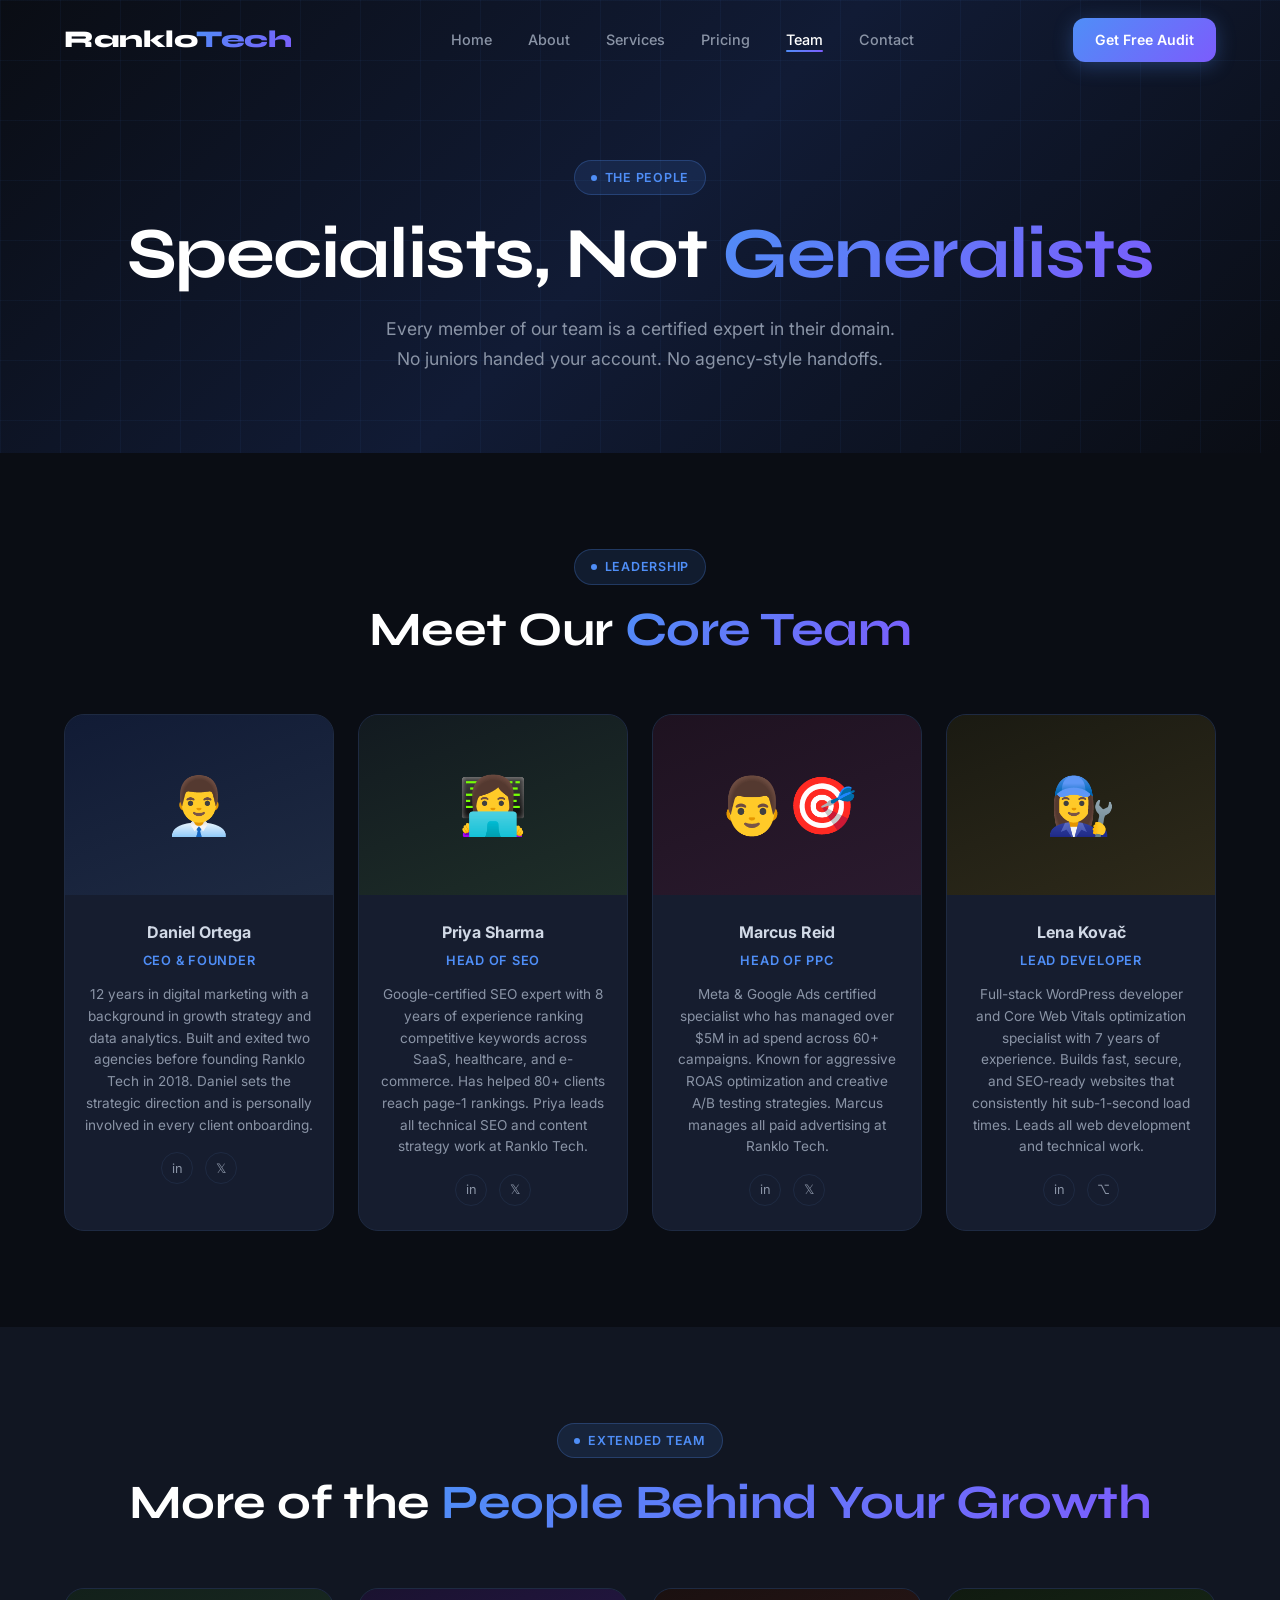
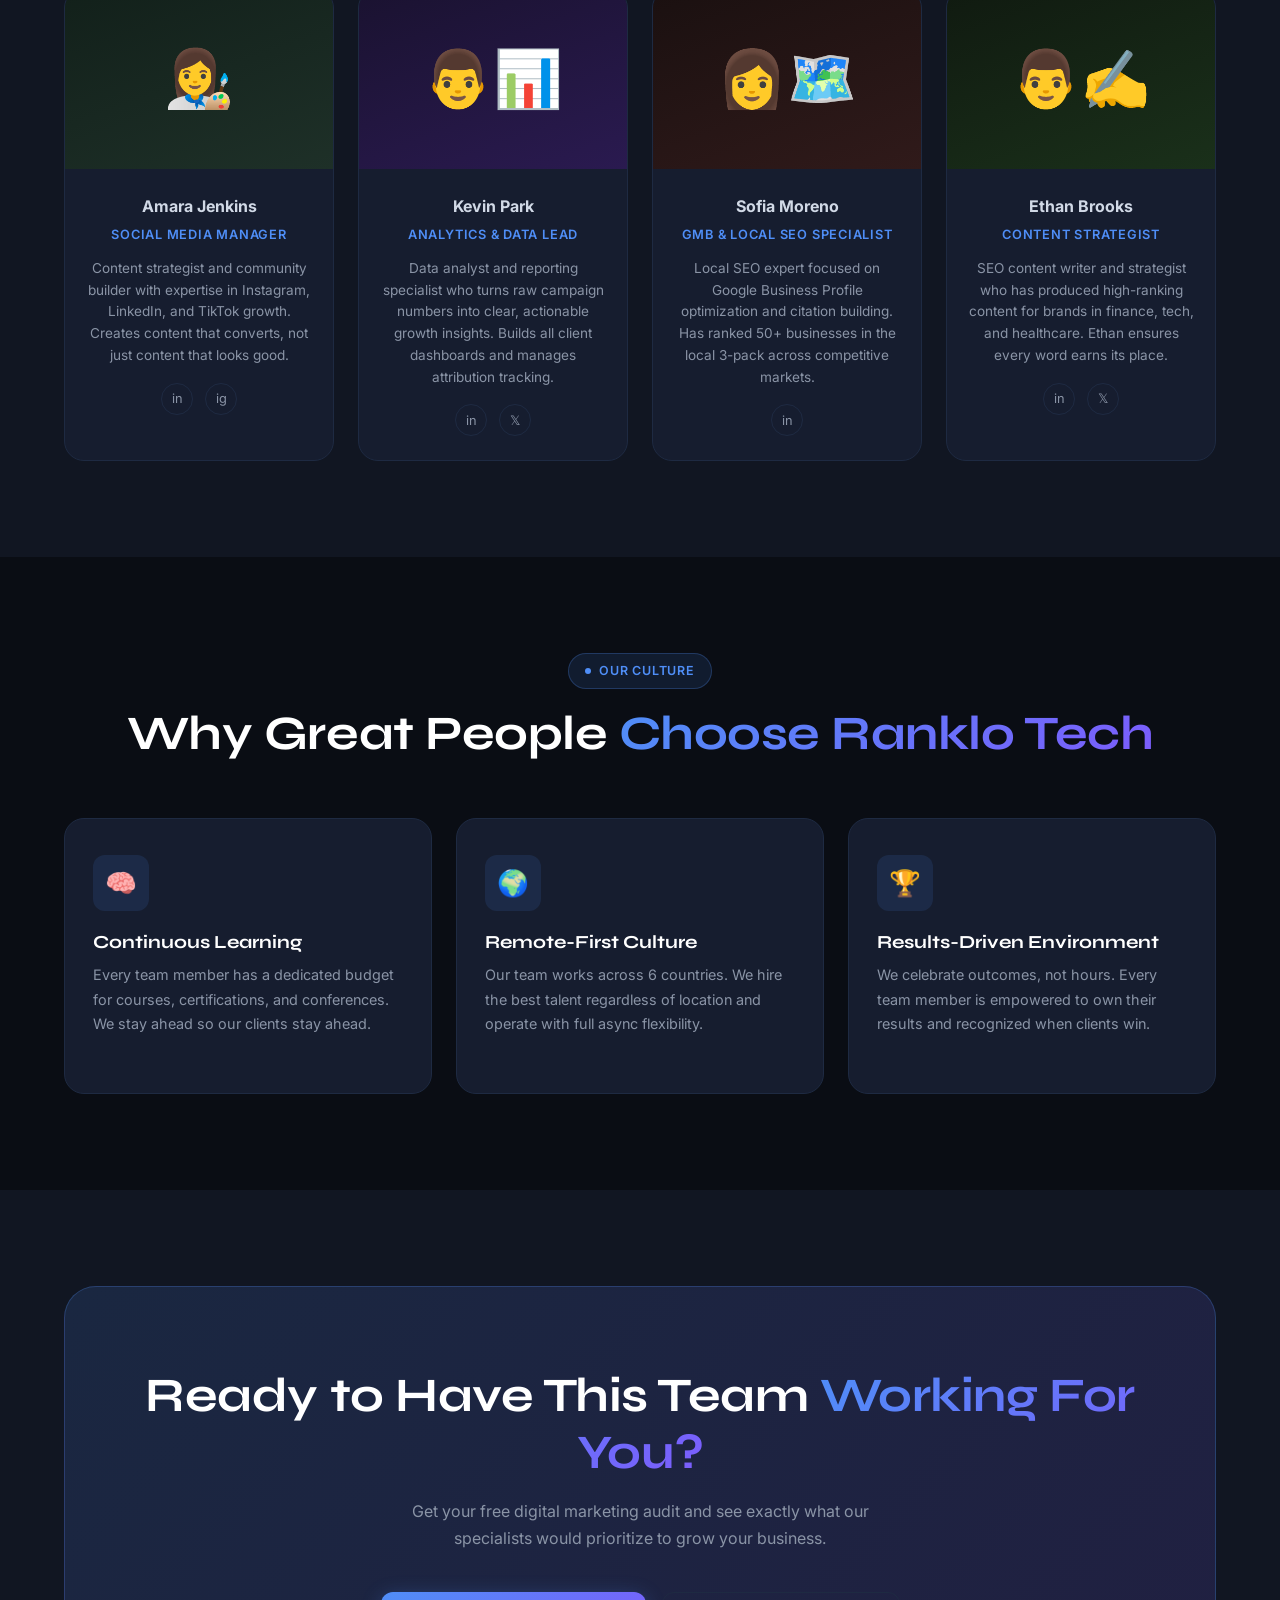
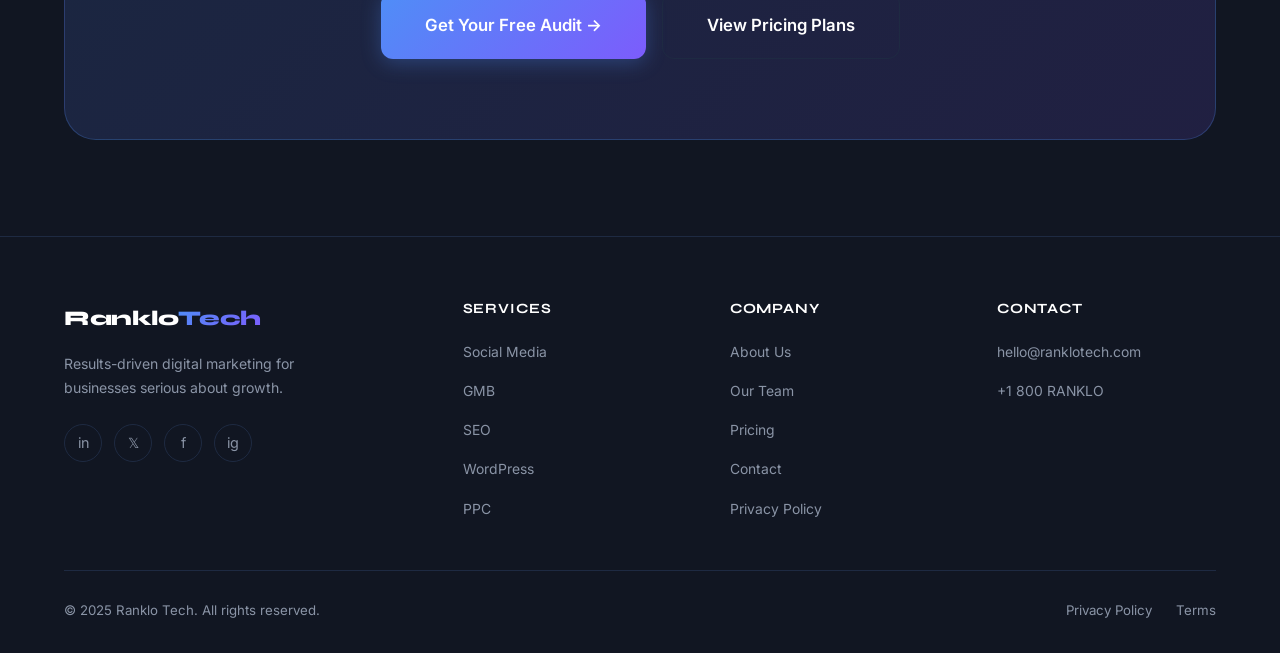
<file: team.html>
<!DOCTYPE html>
<html lang="en">
<head>
  <meta charset="UTF-8" />
  <meta name="viewport" content="width=device-width, initial-scale=1.0" />
  <meta name="description" content="Meet the Ranklo Tech team — specialists in SEO, PPC, Social Media, and WordPress Development." />
  <title>Our Team | Ranklo Tech</title>
  <link rel="preconnect" href="https://fonts.googleapis.com" />
  <link rel="preconnect" href="https://fonts.gstatic.com" crossorigin />
  <link href="https://fonts.googleapis.com/css2?family=Syne:wght@400;600;700;800&family=Inter:wght@400;500;600;700&display=swap" rel="stylesheet" />
  <link rel="stylesheet" href="style.css" />
</head>
<body>

<!-- NAVBAR -->
<nav class="navbar">
  <div class="container nav-inner">
    <a href="../index.html" class="nav-logo">Ranklo<span>Tech</span></a>
    <ul class="nav-links">
      <li><a href="../index.html">Home</a></li>
      <li><a href="about.html">About</a></li>
      <li><a href="services.html">Services</a></li>
      <li><a href="pricing.html">Pricing</a></li>
      <li><a href="team.html" class="active">Team</a></li>
      <li><a href="contact.html">Contact</a></li>
    </ul>
    <div class="nav-cta"><a href="contact.html" class="btn btn-primary btn-sm">Get Free Audit</a></div>
    <button class="hamburger" aria-label="Open menu"><span></span><span></span><span></span></button>
  </div>
</nav>
<div class="mobile-menu">
  <button class="mobile-close">✕</button>
  <a href="../index.html">Home</a><a href="about.html">About</a><a href="services.html">Services</a>
  <a href="pricing.html">Pricing</a><a href="team.html">Team</a><a href="contact.html">Contact</a>
  <a href="contact.html" class="btn btn-primary">Get Free Audit</a>
</div>

<!-- PAGE HERO -->
<section class="page-hero">
  <div class="container">
    <div class="section-tag" style="display:inline-flex">The People</div>
    <h1>Specialists, Not <span class="text-grad">Generalists</span></h1>
    <p>Every member of our team is a certified expert in their domain. No juniors handed your account. No agency-style handoffs.</p>
  </div>
</section>

<!-- LEADERSHIP -->
<section class="section">
  <div class="container">
    <div class="section-head center">
      <div class="section-tag">Leadership</div>
      <h2 class="section-title">Meet Our <span class="text-grad">Core Team</span></h2>
    </div>

    <div class="team-grid">
      <div class="team-card fade-up">
        <div class="team-photo tp1">👨‍💼</div>
        <div class="team-body">
          <div class="team-name">Daniel Ortega</div>
          <div class="team-role">CEO &amp; Founder</div>
          <div class="team-bio">12 years in digital marketing with a background in growth strategy and data analytics. Built and exited two agencies before founding Ranklo Tech in 2018. Daniel sets the strategic direction and is personally involved in every client onboarding.</div>
          <div class="team-socials"><a href="#" aria-label="LinkedIn">in</a><a href="#" aria-label="Twitter">𝕏</a></div>
        </div>
      </div>

      <div class="team-card fade-up delay-1">
        <div class="team-photo tp2">👩‍💻</div>
        <div class="team-body">
          <div class="team-name">Priya Sharma</div>
          <div class="team-role">Head of SEO</div>
          <div class="team-bio">Google-certified SEO expert with 8 years of experience ranking competitive keywords across SaaS, healthcare, and e-commerce. Has helped 80+ clients reach page-1 rankings. Priya leads all technical SEO and content strategy work at Ranklo Tech.</div>
          <div class="team-socials"><a href="#" aria-label="LinkedIn">in</a><a href="#" aria-label="Twitter">𝕏</a></div>
        </div>
      </div>

      <div class="team-card fade-up delay-2">
        <div class="team-photo tp3">👨‍🎯</div>
        <div class="team-body">
          <div class="team-name">Marcus Reid</div>
          <div class="team-role">Head of PPC</div>
          <div class="team-bio">Meta &amp; Google Ads certified specialist who has managed over $5M in ad spend across 60+ campaigns. Known for aggressive ROAS optimization and creative A/B testing strategies. Marcus manages all paid advertising at Ranklo Tech.</div>
          <div class="team-socials"><a href="#" aria-label="LinkedIn">in</a><a href="#" aria-label="Twitter">𝕏</a></div>
        </div>
      </div>

      <div class="team-card fade-up delay-3">
        <div class="team-photo tp4">👩‍🔧</div>
        <div class="team-body">
          <div class="team-name">Lena Kovač</div>
          <div class="team-role">Lead Developer</div>
          <div class="team-bio">Full-stack WordPress developer and Core Web Vitals optimization specialist with 7 years of experience. Builds fast, secure, and SEO-ready websites that consistently hit sub-1-second load times. Leads all web development and technical work.</div>
          <div class="team-socials"><a href="#" aria-label="LinkedIn">in</a><a href="#" aria-label="GitHub">⌥</a></div>
        </div>
      </div>
    </div>
  </div>
</section>

<!-- EXTENDED TEAM -->
<section class="section" style="background:var(--clr-surface)">
  <div class="container">
    <div class="section-head center">
      <div class="section-tag">Extended Team</div>
      <h2 class="section-title">More of the <span class="text-grad">People Behind Your Growth</span></h2>
    </div>

    <div class="team-grid">
      <div class="team-card fade-up">
        <div class="team-photo" style="background:linear-gradient(160deg,#12201A,#1E3028)">👩‍🎨</div>
        <div class="team-body">
          <div class="team-name">Amara Jenkins</div>
          <div class="team-role">Social Media Manager</div>
          <div class="team-bio">Content strategist and community builder with expertise in Instagram, LinkedIn, and TikTok growth. Creates content that converts, not just content that looks good.</div>
          <div class="team-socials"><a href="#" aria-label="LinkedIn">in</a><a href="#" aria-label="Instagram">ig</a></div>
        </div>
      </div>

      <div class="team-card fade-up delay-1">
        <div class="team-photo" style="background:linear-gradient(160deg,#1A1230,#2A1A50)">👨‍📊</div>
        <div class="team-body">
          <div class="team-name">Kevin Park</div>
          <div class="team-role">Analytics &amp; Data Lead</div>
          <div class="team-bio">Data analyst and reporting specialist who turns raw campaign numbers into clear, actionable growth insights. Builds all client dashboards and manages attribution tracking.</div>
          <div class="team-socials"><a href="#" aria-label="LinkedIn">in</a><a href="#" aria-label="Twitter">𝕏</a></div>
        </div>
      </div>

      <div class="team-card fade-up delay-2">
        <div class="team-photo" style="background:linear-gradient(160deg,#1A1010,#301A1A)">👩‍🗺️</div>
        <div class="team-body">
          <div class="team-name">Sofia Moreno</div>
          <div class="team-role">GMB &amp; Local SEO Specialist</div>
          <div class="team-bio">Local SEO expert focused on Google Business Profile optimization and citation building. Has ranked 50+ businesses in the local 3-pack across competitive markets.</div>
          <div class="team-socials"><a href="#" aria-label="LinkedIn">in</a></div>
        </div>
      </div>

      <div class="team-card fade-up delay-3">
        <div class="team-photo" style="background:linear-gradient(160deg,#101A10,#1A301A)">👨‍✍️</div>
        <div class="team-body">
          <div class="team-name">Ethan Brooks</div>
          <div class="team-role">Content Strategist</div>
          <div class="team-bio">SEO content writer and strategist who has produced high-ranking content for brands in finance, tech, and healthcare. Ethan ensures every word earns its place.</div>
          <div class="team-socials"><a href="#" aria-label="LinkedIn">in</a><a href="#" aria-label="Twitter">𝕏</a></div>
        </div>
      </div>
    </div>
  </div>
</section>

<!-- CULTURE SECTION -->
<section class="section">
  <div class="container">
    <div class="section-head center">
      <div class="section-tag">Our Culture</div>
      <h2 class="section-title">Why Great People <span class="text-grad">Choose Ranklo Tech</span></h2>
    </div>

    <div class="services-grid">
      <div class="service-card fade-up">
        <div class="service-icon">🧠</div>
        <h3>Continuous Learning</h3>
        <p>Every team member has a dedicated budget for courses, certifications, and conferences. We stay ahead so our clients stay ahead.</p>
      </div>
      <div class="service-card fade-up delay-1">
        <div class="service-icon">🌍</div>
        <h3>Remote-First Culture</h3>
        <p>Our team works across 6 countries. We hire the best talent regardless of location and operate with full async flexibility.</p>
      </div>
      <div class="service-card fade-up delay-2">
        <div class="service-icon">🏆</div>
        <h3>Results-Driven Environment</h3>
        <p>We celebrate outcomes, not hours. Every team member is empowered to own their results and recognized when clients win.</p>
      </div>
    </div>
  </div>
</section>

<!-- CTA -->
<section class="section" style="background:var(--clr-surface)">
  <div class="container">
    <div class="cta-banner fade-up">
      <h2>Ready to Have This Team <span class="text-grad">Working For You?</span></h2>
      <p>Get your free digital marketing audit and see exactly what our specialists would prioritize to grow your business.</p>
      <div class="cta-actions">
        <a href="contact.html" class="btn btn-primary btn-lg">Get Your Free Audit →</a>
        <a href="pricing.html" class="btn btn-outline btn-lg">View Pricing Plans</a>
      </div>
    </div>
  </div>
</section>

<!-- FOOTER -->
<footer class="footer">
  <div class="container">
    <div class="footer-grid">
      <div class="footer-brand">
        <a href="../index.html" class="nav-logo">Ranklo<span>Tech</span></a>
        <p>Results-driven digital marketing for businesses serious about growth.</p>
        <div class="footer-socials">
          <a href="#" aria-label="LinkedIn">in</a><a href="#" aria-label="Twitter">𝕏</a>
          <a href="#" aria-label="Facebook">f</a><a href="#" aria-label="Instagram">ig</a>
        </div>
      </div>
      <div class="footer-col"><h4>Services</h4><ul>
        <li><a href="services.html#social">Social Media</a></li><li><a href="services.html#gmb">GMB</a></li>
        <li><a href="services.html#seo">SEO</a></li><li><a href="services.html#wordpress">WordPress</a></li>
        <li><a href="services.html#ppc">PPC</a></li>
      </ul></div>
      <div class="footer-col"><h4>Company</h4><ul>
        <li><a href="about.html">About Us</a></li><li><a href="team.html">Our Team</a></li>
        <li><a href="pricing.html">Pricing</a></li><li><a href="contact.html">Contact</a></li>
        <li><a href="privacy.html">Privacy Policy</a></li>
      </ul></div>
      <div class="footer-col"><h4>Contact</h4><ul>
        <li><a href="mailto:hello@ranklotech.com">hello@ranklotech.com</a></li>
        <li><a href="tel:+18007265560">+1 800 RANKLO</a></li>
      </ul></div>
    </div>
    <div class="footer-bottom">
      <p>© 2025 Ranklo Tech. All rights reserved.</p>
      <div class="footer-bottom-links"><a href="privacy.html">Privacy Policy</a><a href="#">Terms</a></div>
    </div>
  </div>
</footer>
<script src="../script.js"></script>
</body>
</html>
</file>
<file: style.css>
/* =========================================
   RANKLO TECH — style.css
   Premium Digital Marketing Agency
   ========================================= */

/* ---------- CSS Variables ---------- */
:root {
  --clr-bg:        #0A0D14;
  --clr-surface:   #111622;
  --clr-card:      #161D2F;
  --clr-border:    #1E2A42;
  --clr-accent:    #4F8EF7;
  --clr-accent2:   #7C5CFC;
  --clr-grad:      linear-gradient(135deg, #4F8EF7 0%, #7C5CFC 100%);
  --clr-grad-hero: linear-gradient(135deg, #0A0D14 0%, #111B35 50%, #0A0D14 100%);
  --clr-white:     #FFFFFF;
  --clr-muted:     #8A94A6;
  --clr-text:      #D1D9E6;
  --clr-success:   #22D3A0;

  --font-display:  'Syne', sans-serif;
  --font-body:     'Inter', sans-serif;

  --radius-sm:  6px;
  --radius-md:  12px;
  --radius-lg:  20px;
  --radius-xl:  32px;

  --shadow-card: 0 4px 24px rgba(0,0,0,0.4);
  --shadow-glow: 0 0 40px rgba(79,142,247,0.18);

  --transition: 0.3s cubic-bezier(0.4, 0, 0.2, 1);
  --max-w: 1200px;
}

/* ---------- Reset ---------- */
*, *::before, *::after { box-sizing: border-box; margin: 0; padding: 0; }
html { scroll-behavior: smooth; font-size: 16px; }
body {
  background: var(--clr-bg);
  color: var(--clr-text);
  font-family: var(--font-body);
  line-height: 1.7;
  overflow-x: hidden;
}
img { max-width: 100%; display: block; }
a { text-decoration: none; color: inherit; }
ul { list-style: none; }
button { cursor: pointer; border: none; background: none; font-family: inherit; }

/* ---------- Typography ---------- */
h1, h2, h3, h4, h5 {
  font-family: var(--font-display);
  font-weight: 700;
  color: var(--clr-white);
  line-height: 1.2;
}
h1 { font-size: clamp(2.4rem, 6vw, 4.5rem); letter-spacing: -0.02em; }
h2 { font-size: clamp(1.8rem, 4vw, 3rem); letter-spacing: -0.01em; }
h3 { font-size: clamp(1.2rem, 2.5vw, 1.6rem); }
h4 { font-size: 1.1rem; }
p { color: var(--clr-text); }

/* ---------- Utility ---------- */
.container { width: 90%; max-width: var(--max-w); margin-inline: auto; }
.section    { padding: 96px 0; }
.section-sm { padding: 64px 0; }
.text-center { text-align: center; }
.text-grad {
  background: var(--clr-grad);
  -webkit-background-clip: text;
  -webkit-text-fill-color: transparent;
  background-clip: text;
}
.badge {
  display: inline-block;
  padding: 6px 18px;
  border-radius: 50px;
  font-size: 0.78rem;
  font-weight: 600;
  letter-spacing: 0.08em;
  text-transform: uppercase;
  border: 1px solid var(--clr-border);
  color: var(--clr-accent);
  margin-bottom: 20px;
}
.section-tag {
  display: inline-flex;
  align-items: center;
  gap: 8px;
  padding: 6px 16px;
  border-radius: 50px;
  font-size: 0.78rem;
  font-weight: 600;
  letter-spacing: 0.06em;
  text-transform: uppercase;
  background: rgba(79,142,247,0.12);
  color: var(--clr-accent);
  border: 1px solid rgba(79,142,247,0.25);
  margin-bottom: 16px;
}
.section-tag::before {
  content: '';
  width: 6px; height: 6px;
  border-radius: 50%;
  background: var(--clr-accent);
  display: inline-block;
}
.section-title { margin-bottom: 12px; }
.section-sub   { color: var(--clr-muted); font-size: 1.05rem; max-width: 560px; }
.section-head  { margin-bottom: 56px; }
.section-head.center { text-align: center; }
.section-head.center .section-sub { margin-inline: auto; }

/* ---------- Buttons ---------- */
.btn {
  display: inline-flex;
  align-items: center;
  gap: 8px;
  padding: 14px 32px;
  border-radius: var(--radius-md);
  font-size: 0.95rem;
  font-weight: 600;
  transition: var(--transition);
  white-space: nowrap;
}
.btn-primary {
  background: var(--clr-grad);
  color: #fff;
  box-shadow: 0 4px 20px rgba(79,142,247,0.3);
}
.btn-primary:hover {
  transform: translateY(-2px);
  box-shadow: 0 8px 32px rgba(79,142,247,0.45);
}
.btn-outline {
  border: 1.5px solid var(--clr-border);
  color: var(--clr-white);
  background: transparent;
}
.btn-outline:hover {
  border-color: var(--clr-accent);
  color: var(--clr-accent);
  transform: translateY(-2px);
}
.btn-sm { padding: 10px 22px; font-size: 0.88rem; }
.btn-lg { padding: 18px 44px; font-size: 1.05rem; }

/* ---------- Nav ---------- */
.navbar {
  position: fixed;
  top: 0; left: 0; right: 0;
  z-index: 1000;
  padding: 18px 0;
  transition: var(--transition);
}
.navbar.scrolled {
  background: rgba(10,13,20,0.92);
  backdrop-filter: blur(20px);
  border-bottom: 1px solid var(--clr-border);
  padding: 12px 0;
}
.nav-inner {
  display: flex;
  align-items: center;
  justify-content: space-between;
}
.nav-logo {
  font-family: var(--font-display);
  font-size: 1.5rem;
  font-weight: 800;
  color: var(--clr-white);
  letter-spacing: -0.02em;
}
.nav-logo span { background: var(--clr-grad); -webkit-background-clip: text; -webkit-text-fill-color: transparent; background-clip: text; }
.nav-links {
  display: flex;
  align-items: center;
  gap: 36px;
}
.nav-links a {
  font-size: 0.9rem;
  font-weight: 500;
  color: var(--clr-muted);
  transition: var(--transition);
  position: relative;
}
.nav-links a::after {
  content: '';
  position: absolute;
  bottom: -4px; left: 0;
  width: 0; height: 2px;
  background: var(--clr-grad);
  border-radius: 2px;
  transition: var(--transition);
}
.nav-links a:hover,
.nav-links a.active { color: var(--clr-white); }
.nav-links a:hover::after,
.nav-links a.active::after { width: 100%; }
.nav-cta { display: flex; align-items: center; gap: 12px; }
.hamburger { display: none; flex-direction: column; gap: 5px; padding: 4px; }
.hamburger span { display: block; width: 24px; height: 2px; background: var(--clr-white); border-radius: 2px; transition: var(--transition); }
.mobile-menu {
  display: none;
  position: fixed;
  top: 0; left: 0; right: 0; bottom: 0;
  background: var(--clr-bg);
  z-index: 999;
  flex-direction: column;
  align-items: center;
  justify-content: center;
  gap: 32px;
}
.mobile-menu.open { display: flex; }
.mobile-menu a {
  font-family: var(--font-display);
  font-size: 1.8rem;
  font-weight: 700;
  color: var(--clr-white);
  transition: var(--transition);
}
.mobile-menu a:hover { color: var(--clr-accent); }
.mobile-close {
  position: absolute;
  top: 24px; right: 24px;
  font-size: 2rem;
  color: var(--clr-white);
  background: none;
  border: none;
  cursor: pointer;
}

/* ---------- Hero ---------- */
.hero {
  min-height: 100vh;
  display: flex;
  align-items: center;
  position: relative;
  overflow: hidden;
  padding-top: 100px;
  background: var(--clr-grad-hero);
}
.hero-grid-bg {
  position: absolute;
  inset: 0;
  background-image:
    linear-gradient(rgba(79,142,247,0.06) 1px, transparent 1px),
    linear-gradient(90deg, rgba(79,142,247,0.06) 1px, transparent 1px);
  background-size: 60px 60px;
  mask-image: radial-gradient(ellipse at center, black 30%, transparent 75%);
}
.hero-glow {
  position: absolute;
  width: 700px; height: 700px;
  border-radius: 50%;
  background: radial-gradient(circle, rgba(79,142,247,0.12) 0%, transparent 70%);
  top: 50%; left: 50%;
  transform: translate(-50%, -50%);
  pointer-events: none;
}
.hero-inner {
  position: relative;
  z-index: 1;
  display: grid;
  grid-template-columns: 1fr 1fr;
  gap: 64px;
  align-items: center;
  width: 90%;
  max-width: var(--max-w);
  margin-inline: auto;
}
.hero-eyebrow {
  display: inline-flex;
  align-items: center;
  gap: 8px;
  background: rgba(79,142,247,0.1);
  border: 1px solid rgba(79,142,247,0.3);
  padding: 6px 16px;
  border-radius: 50px;
  font-size: 0.8rem;
  font-weight: 600;
  text-transform: uppercase;
  letter-spacing: 0.08em;
  color: var(--clr-accent);
  margin-bottom: 24px;
}
.hero-eyebrow .dot { width: 6px; height: 6px; border-radius: 50%; background: var(--clr-success); animation: pulse-dot 2s infinite; }
@keyframes pulse-dot {
  0%, 100% { opacity: 1; transform: scale(1); }
  50%       { opacity: 0.5; transform: scale(1.5); }
}
.hero-title { margin-bottom: 20px; }
.hero-sub   { font-size: 1.1rem; color: var(--clr-muted); margin-bottom: 40px; max-width: 480px; }
.hero-actions { display: flex; gap: 16px; flex-wrap: wrap; margin-bottom: 48px; }
.hero-stats {
  display: flex;
  gap: 40px;
  flex-wrap: wrap;
  padding-top: 32px;
  border-top: 1px solid var(--clr-border);
}
.stat-item .num {
  font-family: var(--font-display);
  font-size: 2rem;
  font-weight: 800;
  color: var(--clr-white);
  line-height: 1;
}
.stat-item .num span { background: var(--clr-grad); -webkit-background-clip: text; -webkit-text-fill-color: transparent; background-clip: text; }
.stat-item .lbl { font-size: 0.82rem; color: var(--clr-muted); margin-top: 4px; }
.hero-visual {
  position: relative;
  display: flex;
  align-items: center;
  justify-content: center;
}
.hero-card-stack { position: relative; width: 100%; max-width: 420px; margin-inline: auto; }
.hero-main-card {
  background: var(--clr-card);
  border: 1px solid var(--clr-border);
  border-radius: var(--radius-lg);
  padding: 32px;
  box-shadow: var(--shadow-card), var(--shadow-glow);
}
.hmc-header { display: flex; align-items: center; justify-content: space-between; margin-bottom: 24px; }
.hmc-title { font-size: 0.85rem; font-weight: 600; color: var(--clr-muted); text-transform: uppercase; letter-spacing: 0.06em; }
.hmc-badge { font-size: 0.75rem; padding: 4px 12px; border-radius: 50px; background: rgba(34,211,160,0.15); color: var(--clr-success); font-weight: 600; }
.hmc-metric { margin-bottom: 20px; }
.hmc-metric .big { font-family: var(--font-display); font-size: 2.6rem; font-weight: 800; color: var(--clr-white); line-height: 1; }
.hmc-metric .sub { font-size: 0.82rem; color: var(--clr-muted); margin-top: 4px; }
.hmc-bar { height: 6px; background: var(--clr-border); border-radius: 6px; overflow: hidden; margin-bottom: 8px; }
.hmc-bar-fill { height: 100%; border-radius: 6px; background: var(--clr-grad); animation: grow-bar 2s ease-out forwards; }
@keyframes grow-bar { from { width: 0; } }
.hmc-bar-fill[data-w="78"] { animation-delay: 0.2s; }
.hmc-bar-fill[data-w="62"] { animation-delay: 0.4s; }
.hmc-bar-label { display: flex; justify-content: space-between; font-size: 0.8rem; color: var(--clr-muted); }
.hmc-channels { display: grid; grid-template-columns: repeat(3,1fr); gap: 10px; margin-top: 20px; }
.hmc-ch { background: var(--clr-surface); border-radius: var(--radius-sm); padding: 10px; text-align: center; }
.hmc-ch .icon { font-size: 1.3rem; margin-bottom: 4px; }
.hmc-ch .name { font-size: 0.72rem; color: var(--clr-muted); }
.hmc-ch .val  { font-size: 0.88rem; font-weight: 700; color: var(--clr-white); }
.float-badge {
  position: absolute;
  background: var(--clr-card);
  border: 1px solid var(--clr-border);
  border-radius: var(--radius-md);
  padding: 12px 16px;
  box-shadow: var(--shadow-card);
  display: flex;
  align-items: center;
  gap: 10px;
  animation: float 4s ease-in-out infinite;
}
@keyframes float {
  0%, 100% { transform: translateY(0); }
  50%       { transform: translateY(-8px); }
}
.float-badge.top { top: -24px; right: -16px; animation-delay: 1s; }
.float-badge.bot { bottom: -20px; left: -16px; }
.float-icon { font-size: 1.4rem; }
.float-text .l1 { font-size: 0.78rem; font-weight: 700; color: var(--clr-white); }
.float-text .l2 { font-size: 0.72rem; color: var(--clr-muted); }

/* ---------- Services ---------- */
.services-grid {
  display: grid;
  grid-template-columns: repeat(3, 1fr);
  gap: 24px;
}
.service-card {
  background: var(--clr-card);
  border: 1px solid var(--clr-border);
  border-radius: var(--radius-lg);
  padding: 36px 28px;
  transition: var(--transition);
  position: relative;
  overflow: hidden;
}
.service-card::before {
  content: '';
  position: absolute;
  top: 0; left: 0; right: 0;
  height: 2px;
  background: var(--clr-grad);
  transform: scaleX(0);
  transform-origin: left;
  transition: var(--transition);
}
.service-card:hover { border-color: rgba(79,142,247,0.3); transform: translateY(-4px); box-shadow: var(--shadow-glow); }
.service-card:hover::before { transform: scaleX(1); }
.service-icon {
  width: 56px; height: 56px;
  border-radius: var(--radius-md);
  background: rgba(79,142,247,0.12);
  display: flex; align-items: center; justify-content: center;
  font-size: 1.6rem;
  margin-bottom: 20px;
  transition: var(--transition);
}
.service-card:hover .service-icon { background: rgba(79,142,247,0.22); }
.service-card h3 { font-size: 1.15rem; margin-bottom: 10px; }
.service-card p  { font-size: 0.9rem; color: var(--clr-muted); margin-bottom: 20px; }
.service-link {
  font-size: 0.88rem;
  font-weight: 600;
  color: var(--clr-accent);
  display: inline-flex;
  align-items: center;
  gap: 6px;
  transition: var(--transition);
}
.service-link:hover { gap: 12px; }

/* ---------- Why Choose Us ---------- */
.why-grid { display: grid; grid-template-columns: 1fr 1fr; gap: 80px; align-items: center; }
.why-list  { display: flex; flex-direction: column; gap: 24px; }
.why-item  { display: flex; gap: 20px; align-items: flex-start; }
.why-num {
  width: 40px; height: 40px; min-width: 40px;
  border-radius: var(--radius-sm);
  background: var(--clr-grad);
  display: flex; align-items: center; justify-content: center;
  font-family: var(--font-display);
  font-size: 0.85rem;
  font-weight: 800;
  color: #fff;
}
.why-item h4 { font-size: 1rem; margin-bottom: 6px; }
.why-item p  { font-size: 0.88rem; color: var(--clr-muted); }
.why-visual {
  background: var(--clr-card);
  border: 1px solid var(--clr-border);
  border-radius: var(--radius-xl);
  padding: 40px;
  display: flex;
  flex-direction: column;
  gap: 20px;
}
.why-stat-row { display: grid; grid-template-columns: 1fr 1fr; gap: 16px; }
.why-stat-box {
  background: var(--clr-surface);
  border-radius: var(--radius-md);
  padding: 20px;
}
.why-stat-box .big { font-family: var(--font-display); font-size: 2rem; font-weight: 800; }
.why-stat-box .big.accent { color: var(--clr-accent); }
.why-stat-box .lbl { font-size: 0.82rem; color: var(--clr-muted); margin-top: 4px; }
.why-donut {
  background: var(--clr-surface);
  border-radius: var(--radius-md);
  padding: 20px;
  display: flex;
  align-items: center;
  gap: 24px;
}
.donut-svg { width: 80px; height: 80px; flex-shrink: 0; }
.donut-info .big { font-family: var(--font-display); font-size: 1.5rem; font-weight: 800; color: var(--clr-white); }
.donut-info .lbl { font-size: 0.82rem; color: var(--clr-muted); }

/* ---------- Portfolio ---------- */
.portfolio-grid {
  display: grid;
  grid-template-columns: repeat(3, 1fr);
  gap: 24px;
}
.portfolio-card {
  background: var(--clr-card);
  border: 1px solid var(--clr-border);
  border-radius: var(--radius-lg);
  overflow: hidden;
  transition: var(--transition);
}
.portfolio-card:hover { transform: translateY(-4px); box-shadow: var(--shadow-glow); }
.portfolio-thumb {
  height: 200px;
  display: flex;
  align-items: center;
  justify-content: center;
  font-size: 3rem;
  position: relative;
}
.portfolio-thumb.g1 { background: linear-gradient(135deg,#1a2240,#2a3a6e); }
.portfolio-thumb.g2 { background: linear-gradient(135deg,#1a2d1a,#2a5c2a); }
.portfolio-thumb.g3 { background: linear-gradient(135deg,#2d1a1a,#6e2a2a); }
.portfolio-thumb.g4 { background: linear-gradient(135deg,#1a2540,#2a406e); }
.portfolio-thumb.g5 { background: linear-gradient(135deg,#281a2d,#5c2a6e); }
.portfolio-thumb.g6 { background: linear-gradient(135deg,#2d261a,#6e5a2a); }
.portfolio-body { padding: 24px; }
.portfolio-tag { font-size: 0.75rem; font-weight: 600; color: var(--clr-accent); text-transform: uppercase; letter-spacing: 0.06em; margin-bottom: 8px; }
.portfolio-card h3 { font-size: 1rem; margin-bottom: 8px; }
.portfolio-card p  { font-size: 0.85rem; color: var(--clr-muted); }
.portfolio-metrics { display: flex; gap: 16px; margin-top: 16px; padding-top: 16px; border-top: 1px solid var(--clr-border); }
.pm-item .val { font-size: 0.95rem; font-weight: 700; color: var(--clr-accent); }
.pm-item .key { font-size: 0.75rem; color: var(--clr-muted); }

/* ---------- Testimonials ---------- */
.testimonials-grid { display: grid; grid-template-columns: repeat(3,1fr); gap: 24px; }
.testi-card {
  background: var(--clr-card);
  border: 1px solid var(--clr-border);
  border-radius: var(--radius-lg);
  padding: 32px 28px;
  transition: var(--transition);
}
.testi-card:hover { border-color: rgba(79,142,247,0.3); }
.stars { color: #FFB800; font-size: 0.9rem; margin-bottom: 16px; }
.testi-card blockquote { font-size: 0.95rem; color: var(--clr-text); line-height: 1.8; font-style: italic; margin-bottom: 24px; }
.testi-footer { display: flex; align-items: center; gap: 14px; }
.testi-avatar {
  width: 44px; height: 44px;
  border-radius: 50%;
  display: flex;
  align-items: center;
  justify-content: center;
  font-size: 1.1rem;
  flex-shrink: 0;
}
.av1 { background: linear-gradient(135deg,#4F8EF7,#7C5CFC); }
.av2 { background: linear-gradient(135deg,#22D3A0,#4F8EF7); }
.av3 { background: linear-gradient(135deg,#FC5C7C,#7C5CFC); }
.av4 { background: linear-gradient(135deg,#FFB800,#FC5C7C); }
.av5 { background: linear-gradient(135deg,#22D3A0,#4F8EF7); }
.av6 { background: linear-gradient(135deg,#4F8EF7,#22D3A0); }
.testi-name { font-size: 0.9rem; font-weight: 700; color: var(--clr-white); }
.testi-role { font-size: 0.78rem; color: var(--clr-muted); }

/* ---------- Pricing ---------- */
.pricing-grid { display: grid; grid-template-columns: repeat(3,1fr); gap: 24px; align-items: start; }
.pricing-card {
  background: var(--clr-card);
  border: 1px solid var(--clr-border);
  border-radius: var(--radius-lg);
  padding: 36px 28px;
  transition: var(--transition);
  position: relative;
}
.pricing-card.popular {
  border-color: var(--clr-accent);
  background: linear-gradient(160deg, rgba(79,142,247,0.08) 0%, var(--clr-card) 60%);
  transform: scale(1.03);
  box-shadow: var(--shadow-glow);
}
.popular-badge {
  position: absolute;
  top: -14px; left: 50%;
  transform: translateX(-50%);
  background: var(--clr-grad);
  color: #fff;
  font-size: 0.75rem;
  font-weight: 700;
  padding: 4px 18px;
  border-radius: 50px;
  white-space: nowrap;
}
.plan-name { font-size: 0.85rem; font-weight: 600; text-transform: uppercase; letter-spacing: 0.08em; color: var(--clr-muted); margin-bottom: 10px; }
.plan-price { font-family: var(--font-display); font-size: 3rem; font-weight: 800; color: var(--clr-white); line-height: 1; }
.plan-price sup { font-size: 1.4rem; font-weight: 600; color: var(--clr-accent); vertical-align: top; margin-top: 6px; }
.plan-period { font-size: 0.85rem; color: var(--clr-muted); margin-top: 4px; margin-bottom: 24px; }
.plan-divider { height: 1px; background: var(--clr-border); margin: 24px 0; }
.plan-features { display: flex; flex-direction: column; gap: 14px; margin-bottom: 32px; }
.plan-features li { display: flex; align-items: flex-start; gap: 10px; font-size: 0.88rem; }
.plan-features li .chk { color: var(--clr-success); font-size: 1rem; flex-shrink: 0; margin-top: 1px; }
.plan-features li .x   { color: #555; }
.pricing-card .btn { width: 100%; justify-content: center; }

/* ---------- Team ---------- */
.team-grid { display: grid; grid-template-columns: repeat(4,1fr); gap: 24px; }
.team-card {
  background: var(--clr-card);
  border: 1px solid var(--clr-border);
  border-radius: var(--radius-lg);
  overflow: hidden;
  transition: var(--transition);
  text-align: center;
}
.team-card:hover { transform: translateY(-4px); border-color: rgba(79,142,247,0.3); box-shadow: var(--shadow-glow); }
.team-photo {
  height: 180px;
  display: flex;
  align-items: center;
  justify-content: center;
  font-size: 3.5rem;
}
.tp1 { background: linear-gradient(160deg,#111B35,#1E2A42); }
.tp2 { background: linear-gradient(160deg,#121A20,#1E2E28); }
.tp3 { background: linear-gradient(160deg,#1E1220,#2A1A2E); }
.tp4 { background: linear-gradient(160deg,#1A1A12,#2E2A1A); }
.team-body { padding: 24px 20px; }
.team-name { font-size: 1rem; font-weight: 700; margin-bottom: 4px; }
.team-role { font-size: 0.8rem; font-weight: 600; color: var(--clr-accent); text-transform: uppercase; letter-spacing: 0.06em; margin-bottom: 12px; }
.team-bio  { font-size: 0.85rem; color: var(--clr-muted); line-height: 1.6; }
.team-socials { display: flex; justify-content: center; gap: 12px; margin-top: 16px; }
.team-socials a {
  width: 32px; height: 32px;
  border-radius: 50%;
  border: 1px solid var(--clr-border);
  display: flex; align-items: center; justify-content: center;
  font-size: 0.8rem;
  color: var(--clr-muted);
  transition: var(--transition);
}
.team-socials a:hover { border-color: var(--clr-accent); color: var(--clr-accent); }

/* ---------- FAQ ---------- */
.faq-wrap { max-width: 720px; margin-inline: auto; display: flex; flex-direction: column; gap: 12px; }
.faq-item {
  background: var(--clr-card);
  border: 1px solid var(--clr-border);
  border-radius: var(--radius-md);
  overflow: hidden;
  transition: var(--transition);
}
.faq-item.open { border-color: rgba(79,142,247,0.3); }
.faq-q {
  width: 100%;
  display: flex;
  align-items: center;
  justify-content: space-between;
  padding: 20px 24px;
  text-align: left;
  font-family: var(--font-display);
  font-size: 0.95rem;
  font-weight: 600;
  color: var(--clr-white);
  background: none;
  border: none;
  cursor: pointer;
  gap: 16px;
}
.faq-q .faq-icon { font-size: 1.2rem; color: var(--clr-accent); flex-shrink: 0; transition: var(--transition); }
.faq-item.open .faq-icon { transform: rotate(45deg); }
.faq-a {
  max-height: 0;
  overflow: hidden;
  transition: max-height 0.35s ease;
}
.faq-a-inner { padding: 0 24px 20px; font-size: 0.9rem; color: var(--clr-muted); line-height: 1.8; }

/* ---------- Contact ---------- */
.contact-grid { display: grid; grid-template-columns: 1fr 1.4fr; gap: 64px; align-items: start; }
.contact-info { display: flex; flex-direction: column; gap: 28px; }
.contact-item { display: flex; gap: 16px; align-items: flex-start; }
.c-icon {
  width: 48px; height: 48px; min-width: 48px;
  border-radius: var(--radius-md);
  background: rgba(79,142,247,0.12);
  display: flex; align-items: center; justify-content: center;
  font-size: 1.3rem;
}
.c-label { font-size: 0.78rem; color: var(--clr-muted); text-transform: uppercase; letter-spacing: 0.06em; margin-bottom: 4px; }
.c-val { font-size: 0.95rem; font-weight: 600; color: var(--clr-white); }
.map-placeholder {
  background: var(--clr-card);
  border: 1px solid var(--clr-border);
  border-radius: var(--radius-lg);
  height: 200px;
  display: flex;
  align-items: center;
  justify-content: center;
  font-size: 2rem;
  color: var(--clr-muted);
  margin-top: 16px;
  flex-direction: column;
  gap: 8px;
}
.map-placeholder span { font-size: 0.85rem; color: var(--clr-muted); font-family: var(--font-body); }
.contact-form {
  background: var(--clr-card);
  border: 1px solid var(--clr-border);
  border-radius: var(--radius-xl);
  padding: 40px;
}
.form-row { display: grid; grid-template-columns: 1fr 1fr; gap: 16px; }
.form-group { display: flex; flex-direction: column; gap: 8px; margin-bottom: 20px; }
.form-group label { font-size: 0.85rem; font-weight: 600; color: var(--clr-white); }
.form-group input,
.form-group select,
.form-group textarea {
  background: var(--clr-surface);
  border: 1px solid var(--clr-border);
  border-radius: var(--radius-sm);
  padding: 14px 18px;
  font-size: 0.92rem;
  color: var(--clr-white);
  font-family: var(--font-body);
  transition: var(--transition);
  outline: none;
  width: 100%;
}
.form-group input::placeholder,
.form-group textarea::placeholder { color: var(--clr-muted); }
.form-group input:focus,
.form-group select:focus,
.form-group textarea:focus {
  border-color: var(--clr-accent);
  box-shadow: 0 0 0 3px rgba(79,142,247,0.1);
}
.form-group select option { background: var(--clr-surface); }
.form-group textarea { resize: vertical; min-height: 120px; }

/* ---------- CTA Banner ---------- */
.cta-banner {
  background: linear-gradient(135deg, rgba(79,142,247,0.15) 0%, rgba(124,92,252,0.15) 100%);
  border: 1px solid rgba(79,142,247,0.25);
  border-radius: var(--radius-xl);
  padding: 80px 60px;
  text-align: center;
}
.cta-banner h2 { margin-bottom: 16px; }
.cta-banner p  { color: var(--clr-muted); max-width: 520px; margin-inline: auto; margin-bottom: 40px; }
.cta-actions   { display: flex; justify-content: center; gap: 16px; flex-wrap: wrap; }

/* ---------- Footer ---------- */
.footer {
  background: var(--clr-surface);
  border-top: 1px solid var(--clr-border);
  padding: 64px 0 32px;
}
.footer-grid { display: grid; grid-template-columns: 1.6fr 1fr 1fr 1fr; gap: 48px; margin-bottom: 48px; }
.footer-brand .nav-logo { font-size: 1.3rem; margin-bottom: 16px; display: block; }
.footer-brand p { font-size: 0.88rem; color: var(--clr-muted); max-width: 260px; line-height: 1.7; margin-bottom: 24px; }
.footer-socials { display: flex; gap: 12px; }
.footer-socials a {
  width: 38px; height: 38px;
  border-radius: 50%;
  border: 1px solid var(--clr-border);
  display: flex; align-items: center; justify-content: center;
  font-size: 0.9rem;
  color: var(--clr-muted);
  transition: var(--transition);
}
.footer-socials a:hover { background: var(--clr-accent); border-color: var(--clr-accent); color: #fff; }
.footer-col h4 { font-size: 0.88rem; font-weight: 700; color: var(--clr-white); margin-bottom: 20px; text-transform: uppercase; letter-spacing: 0.06em; }
.footer-col ul { display: flex; flex-direction: column; gap: 12px; }
.footer-col ul a { font-size: 0.87rem; color: var(--clr-muted); transition: var(--transition); }
.footer-col ul a:hover { color: var(--clr-accent); padding-left: 4px; }
.footer-bottom { border-top: 1px solid var(--clr-border); padding-top: 28px; display: flex; align-items: center; justify-content: space-between; }
.footer-bottom p { font-size: 0.83rem; color: var(--clr-muted); }
.footer-bottom-links { display: flex; gap: 24px; }
.footer-bottom-links a { font-size: 0.83rem; color: var(--clr-muted); transition: var(--transition); }
.footer-bottom-links a:hover { color: var(--clr-accent); }

/* ---------- Page Hero (inner pages) ---------- */
.page-hero {
  padding: 160px 0 80px;
  background: var(--clr-grad-hero);
  position: relative;
  overflow: hidden;
  text-align: center;
}
.page-hero::before {
  content: '';
  position: absolute;
  inset: 0;
  background-image:
    linear-gradient(rgba(79,142,247,0.05) 1px, transparent 1px),
    linear-gradient(90deg, rgba(79,142,247,0.05) 1px, transparent 1px);
  background-size: 60px 60px;
}
.page-hero .container { position: relative; z-index: 1; }
.page-hero h1 { margin-bottom: 16px; }
.page-hero p  { font-size: 1.1rem; color: var(--clr-muted); max-width: 520px; margin-inline: auto; }

/* ---------- About Page ---------- */
.about-intro-grid { display: grid; grid-template-columns: 1fr 1fr; gap: 80px; align-items: center; }
.about-img-block {
  background: var(--clr-card);
  border: 1px solid var(--clr-border);
  border-radius: var(--radius-xl);
  height: 420px;
  display: flex; align-items: center; justify-content: center;
  font-size: 5rem;
  position: relative;
  overflow: hidden;
}
.about-img-block::after {
  content: '';
  position: absolute;
  inset: 0;
  background: linear-gradient(135deg,rgba(79,142,247,0.08),rgba(124,92,252,0.08));
}
.about-values { display: grid; grid-template-columns: 1fr 1fr; gap: 24px; margin-top: 48px; }
.value-card {
  background: var(--clr-card);
  border: 1px solid var(--clr-border);
  border-radius: var(--radius-md);
  padding: 24px;
  transition: var(--transition);
}
.value-card:hover { border-color: rgba(79,142,247,0.3); }
.value-icon { font-size: 1.6rem; margin-bottom: 12px; }
.value-card h4 { font-size: 0.95rem; margin-bottom: 8px; }
.value-card p  { font-size: 0.85rem; color: var(--clr-muted); }

/* ---------- Animations ---------- */
.fade-up {
  opacity: 0;
  transform: translateY(30px);
  transition: opacity 0.7s ease, transform 0.7s ease;
}
.fade-up.visible {
  opacity: 1;
  transform: translateY(0);
}
.delay-1 { transition-delay: 0.1s; }
.delay-2 { transition-delay: 0.2s; }
.delay-3 { transition-delay: 0.3s; }
.delay-4 { transition-delay: 0.4s; }
.delay-5 { transition-delay: 0.5s; }

/* ---------- Misc ---------- */
.divider-line { height: 1px; background: var(--clr-border); margin: 0; }
.clients-bar {
  background: var(--clr-surface);
  border-top: 1px solid var(--clr-border);
  border-bottom: 1px solid var(--clr-border);
  padding: 28px 0;
}
.clients-inner {
  display: flex;
  align-items: center;
  justify-content: center;
  gap: 60px;
  flex-wrap: wrap;
}
.client-logo {
  font-family: var(--font-display);
  font-size: 1rem;
  font-weight: 700;
  color: var(--clr-border);
  letter-spacing: 0.04em;
  transition: var(--transition);
}
.client-logo:hover { color: var(--clr-muted); }
.success-bar { display: flex; flex-direction: column; gap: 16px; }
.success-item { background: var(--clr-surface); border-radius: var(--radius-md); padding: 16px 20px; }
.success-top { display: flex; justify-content: space-between; margin-bottom: 8px; font-size: 0.85rem; }
.success-top .key { color: var(--clr-muted); }
.success-top .val { color: var(--clr-white); font-weight: 600; }
.s-bar { height: 6px; background: var(--clr-border); border-radius: 6px; overflow: hidden; }
.s-bar-fill { height: 100%; border-radius: 6px; background: var(--clr-grad); }

/* ---------- Notification Toast ---------- */
.toast {
  position: fixed;
  bottom: 28px; right: 28px;
  background: var(--clr-card);
  border: 1px solid var(--clr-success);
  border-radius: var(--radius-md);
  padding: 16px 24px;
  display: flex;
  align-items: center;
  gap: 12px;
  z-index: 9999;
  transform: translateY(100px);
  opacity: 0;
  transition: var(--transition);
  box-shadow: var(--shadow-card);
}
.toast.show { transform: translateY(0); opacity: 1; }
.toast-icon { color: var(--clr-success); font-size: 1.3rem; }
.toast-text .t1 { font-weight: 700; color: var(--clr-white); font-size: 0.9rem; }
.toast-text .t2 { font-size: 0.8rem; color: var(--clr-muted); }

/* ========================================
   RESPONSIVE
   ======================================== */
@media (max-width: 1024px) {
  .services-grid      { grid-template-columns: repeat(2,1fr); }
  .portfolio-grid     { grid-template-columns: repeat(2,1fr); }
  .testimonials-grid  { grid-template-columns: 1fr 1fr; }
  .team-grid          { grid-template-columns: repeat(2,1fr); }
  .footer-grid        { grid-template-columns: 1fr 1fr; }
  .why-grid           { gap: 48px; }
}

@media (max-width: 768px) {
  h1 { font-size: clamp(2rem, 7vw, 3rem); }
  h2 { font-size: clamp(1.5rem, 5vw, 2.2rem); }
  .section  { padding: 64px 0; }
  .nav-links, .nav-cta { display: none; }
  .hamburger { display: flex; }
  .hero-inner { grid-template-columns: 1fr; gap: 48px; }
  .hero-visual { order: -1; }
  .hero-card-stack { max-width: 360px; }
  .float-badge.top { display: none; }
  .float-badge.bot { display: none; }
  .services-grid    { grid-template-columns: 1fr; }
  .portfolio-grid   { grid-template-columns: 1fr; }
  .testimonials-grid { grid-template-columns: 1fr; }
  .pricing-grid     { grid-template-columns: 1fr; }
  .pricing-card.popular { transform: none; }
  .team-grid        { grid-template-columns: 1fr 1fr; }
  .why-grid         { grid-template-columns: 1fr; }
  .contact-grid     { grid-template-columns: 1fr; }
  .about-intro-grid { grid-template-columns: 1fr; }
  .footer-grid      { grid-template-columns: 1fr 1fr; }
  .footer-bottom    { flex-direction: column; gap: 12px; text-align: center; }
  .cta-banner       { padding: 48px 28px; }
  .form-row         { grid-template-columns: 1fr; }
  .hero-stats       { gap: 24px; }
}

@media (max-width: 480px) {
  .team-grid   { grid-template-columns: 1fr; }
  .footer-grid { grid-template-columns: 1fr; }
  .about-values { grid-template-columns: 1fr; }
  .why-stat-row { grid-template-columns: 1fr; }
}
</file>
